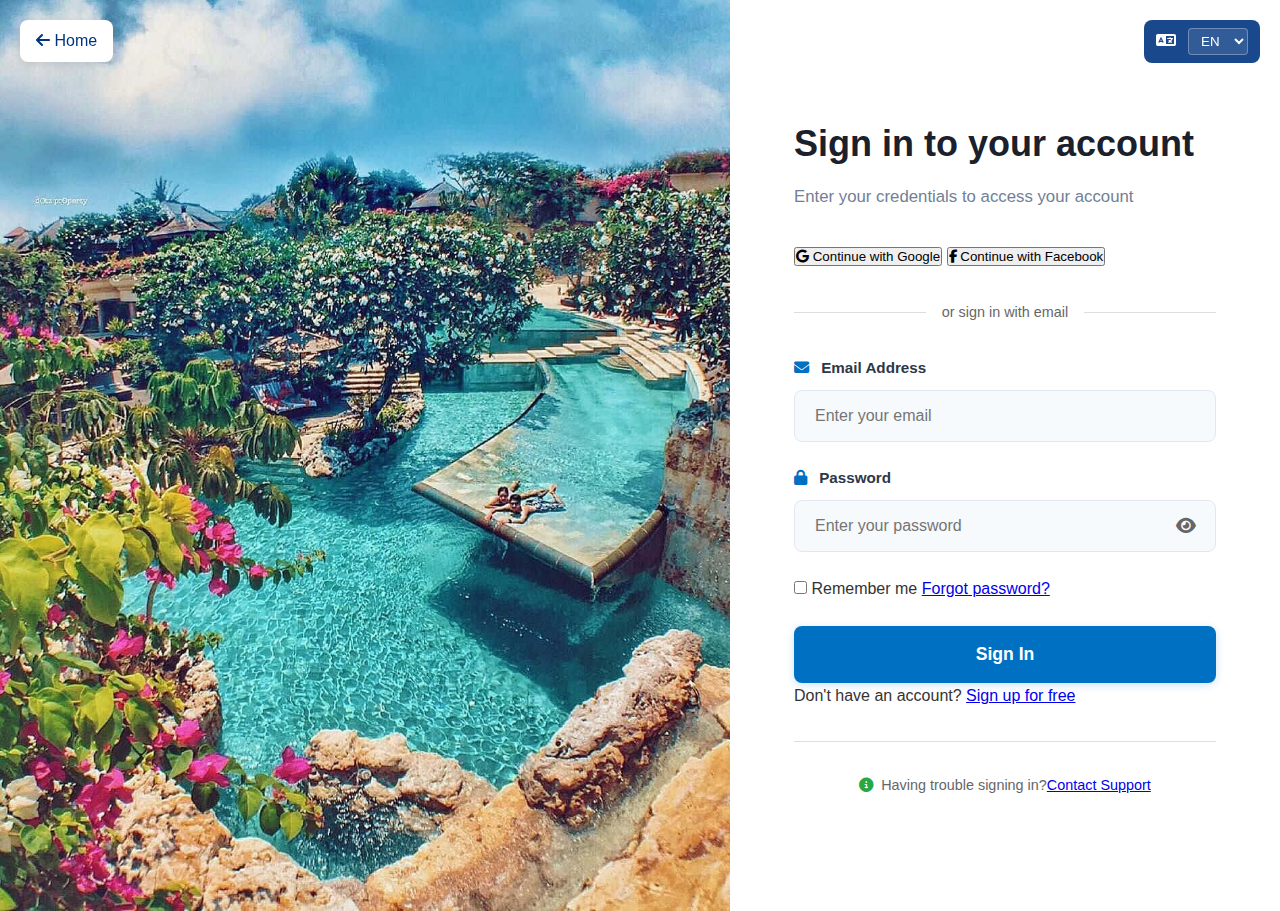
<file: admin.html>
<!DOCTYPE html>
<html lang="en">
<head>
  <meta charset="UTF-8" />
  <meta name="viewport" content="width=device-width, initial-scale=1.0" />
  <title>Admin Dashboard - Adventurous Travel Express</title>
  <link rel="stylesheet" href="css/admin.css" />
  <link rel="stylesheet" href="https://cdnjs.cloudflare.com/ajax/libs/font-awesome/6.4.0/css/all.min.css" />
</head>
<body>
  <!-- Top Header -->
  <header class="admin-header">
    <div class="container">
      <div class="header-content">
        <div class="logo">
          <img src="./assets/adventurous_logo.png" alt="Logo" />
          <span>Admin Dashboard</span>
        </div>
        <div class="admin-info">
          <span id="adminName">Admin User</span>
          <button class="btn-logout" onclick="logout()">
            <i class="fas fa-sign-out-alt"></i> Logout
          </button>
        </div>
      </div>
    </div>
  </header>

  <!-- Main Content -->
  <div class="admin-layout">
    <!-- Sidebar -->
    <aside class="admin-sidebar">
      <nav class="sidebar-nav">
        <a href="#" class="nav-item active" data-section="dashboard">
          <i class="fas fa-chart-line"></i>
          <span>Dashboard</span>
        </a>
        <a href="#" class="nav-item" data-section="bookings">
          <i class="fas fa-calendar-check"></i>
          <span>All Bookings</span>
        </a>
        <a href="#" class="nav-item" data-section="pending">
          <i class="fas fa-clock"></i>
          <span>Pending Bookings</span>
          <span class="badge" id="pendingCount">0</span>
        </a>
        <a href="#" class="nav-item" data-section="users">
          <i class="fas fa-users"></i>
          <span>Users</span>
        </a>
      </nav>
    </aside>

    <!-- Main Content Area -->
    <main class="admin-content">
      <!-- Dashboard Section -->
      <section id="dashboard" class="content-section active">
        <h1>Dashboard Overview</h1>
        
        <!-- Stats Cards -->
        <div class="stats-grid">
          <div class="stat-card">
            <div class="stat-icon blue">
              <i class="fas fa-calendar-check"></i>
            </div>
            <div class="stat-info">
              <h3 id="totalBookings">0</h3>
              <p>Total Bookings</p>
            </div>
          </div>

          <div class="stat-card">
            <div class="stat-icon orange">
              <i class="fas fa-clock"></i>
            </div>
            <div class="stat-info">
              <h3 id="pendingBookingsCount">0</h3>
              <p>Pending Bookings</p>
            </div>
          </div>

          <div class="stat-card">
            <div class="stat-icon green">
              <i class="fas fa-check-circle"></i>
            </div>
            <div class="stat-info">
              <h3 id="confirmedBookingsCount">0</h3>
              <p>Confirmed Bookings</p>
            </div>
          </div>

          <div class="stat-card">
            <div class="stat-icon purple">
              <i class="fas fa-users"></i>
            </div>
            <div class="stat-info">
              <h3 id="totalUsers">0</h3>
              <p>Total Users</p>
            </div>
          </div>
        </div>

        <!-- Booking Types Chart -->
        <div class="chart-container">
          <h2>Bookings by Type</h2>
          <div id="bookingTypes" class="booking-types-grid"></div>
        </div>

        <!-- Recent Bookings -->
        <div class="recent-bookings">
          <h2>Recent Bookings</h2>
          <div id="recentBookingsList" class="bookings-list"></div>
        </div>
      </section>

      <!-- All Bookings Section -->
      <section id="bookings" class="content-section">
        <div class="section-header">
          <h1>All Bookings</h1>
          <div class="filters">
            <select id="filterType" class="filter-select">
              <option value="">All Types</option>
              <option value="flight">Flights</option>
              <option value="hotel">Hotels</option>
              <option value="taxi">Taxis</option>
              <option value="tour">Tours</option>
              <option value="park">Parks</option>
            </select>
            <select id="filterStatus" class="filter-select">
              <option value="">All Status</option>
              <option value="pending">Pending</option>
              <option value="confirmed">Confirmed</option>
              <option value="cancelled">Cancelled</option>
            </select>
          </div>
        </div>
        <div id="allBookingsList" class="bookings-table-container"></div>
      </section>

      <!-- Pending Bookings Section -->
      <section id="pending" class="content-section">
        <h1>Pending Bookings</h1>
        <div id="pendingBookingsList" class="bookings-table-container"></div>
      </section>

      <!-- Users Section -->
      <section id="users" class="content-section">
        <h1>All Users</h1>
        <div id="usersList" class="users-table-container"></div>
      </section>
    </main>
  </div>

  <!-- Booking Detail Modal -->
  <div id="bookingModal" class="modal">
    <div class="modal-content">
      <span class="close">&times;</span>
      <div id="bookingDetails"></div>
    </div>
  </div>

  <script src="js/admin.js"></script>
</body>
</html>
</file>
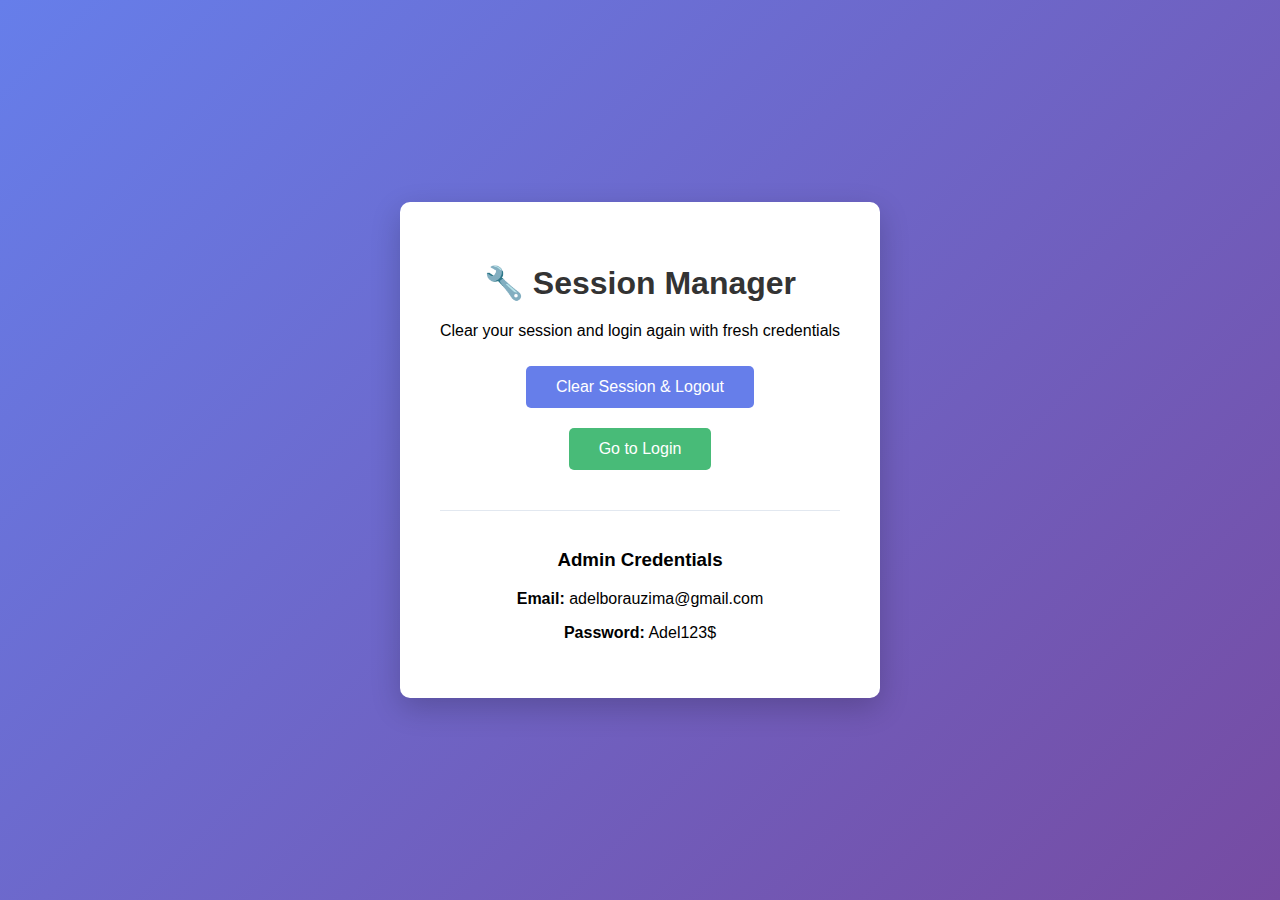
<file: clear-session.html>
<!DOCTYPE html>
<html lang="en">
<head>
    <meta charset="UTF-8">
    <meta name="viewport" content="width=device-width, initial-scale=1.0">
    <title>Clear Session</title>
    <style>
        body {
            font-family: Arial, sans-serif;
            display: flex;
            justify-content: center;
            align-items: center;
            height: 100vh;
            margin: 0;
            background: linear-gradient(135deg, #667eea 0%, #764ba2 100%);
        }
        .container {
            background: white;
            padding: 40px;
            border-radius: 10px;
            box-shadow: 0 10px 30px rgba(0,0,0,0.2);
            text-align: center;
        }
        h1 {
            color: #333;
            margin-bottom: 20px;
        }
        .btn {
            background: #667eea;
            color: white;
            padding: 12px 30px;
            border: none;
            border-radius: 5px;
            font-size: 16px;
            cursor: pointer;
            margin: 10px;
            transition: background 0.3s;
        }
        .btn:hover {
            background: #5568d3;
        }
        .btn-success {
            background: #48bb78;
        }
        .btn-success:hover {
            background: #38a169;
        }
        .message {
            margin: 20px 0;
            padding: 15px;
            border-radius: 5px;
            display: none;
        }
        .message.show {
            display: block;
        }
        .message.success {
            background: #c6f6d5;
            color: #22543d;
        }
    </style>
</head>
<body>
    <div class="container">
        <h1>🔧 Session Manager</h1>
        <p>Clear your session and login again with fresh credentials</p>
        
        <div id="message" class="message"></div>
        
        <button class="btn" onclick="clearSession()">Clear Session & Logout</button>
        <br>
        <button class="btn btn-success" onclick="window.location.href='login.html'">Go to Login</button>
        
        <div style="margin-top: 30px; padding-top: 20px; border-top: 1px solid #e2e8f0;">
            <h3>Admin Credentials</h3>
            <p><strong>Email:</strong> adelborauzima@gmail.com</p>
            <p><strong>Password:</strong> Adel123$</p>
        </div>
    </div>

    <script>
        function clearSession() {
            // Clear all localStorage
            localStorage.clear();
            
            // Clear all sessionStorage
            sessionStorage.clear();
            
            // Show success message
            const message = document.getElementById('message');
            message.textContent = '✅ Session cleared successfully! You can now login again.';
            message.className = 'message success show';
            
            console.log('Session cleared');
        }
        
        // Auto-clear on load if requested
        const urlParams = new URLSearchParams(window.location.search);
        if (urlParams.get('auto') === 'true') {
            clearSession();
        }
    </script>
</body>
</html>
</file>
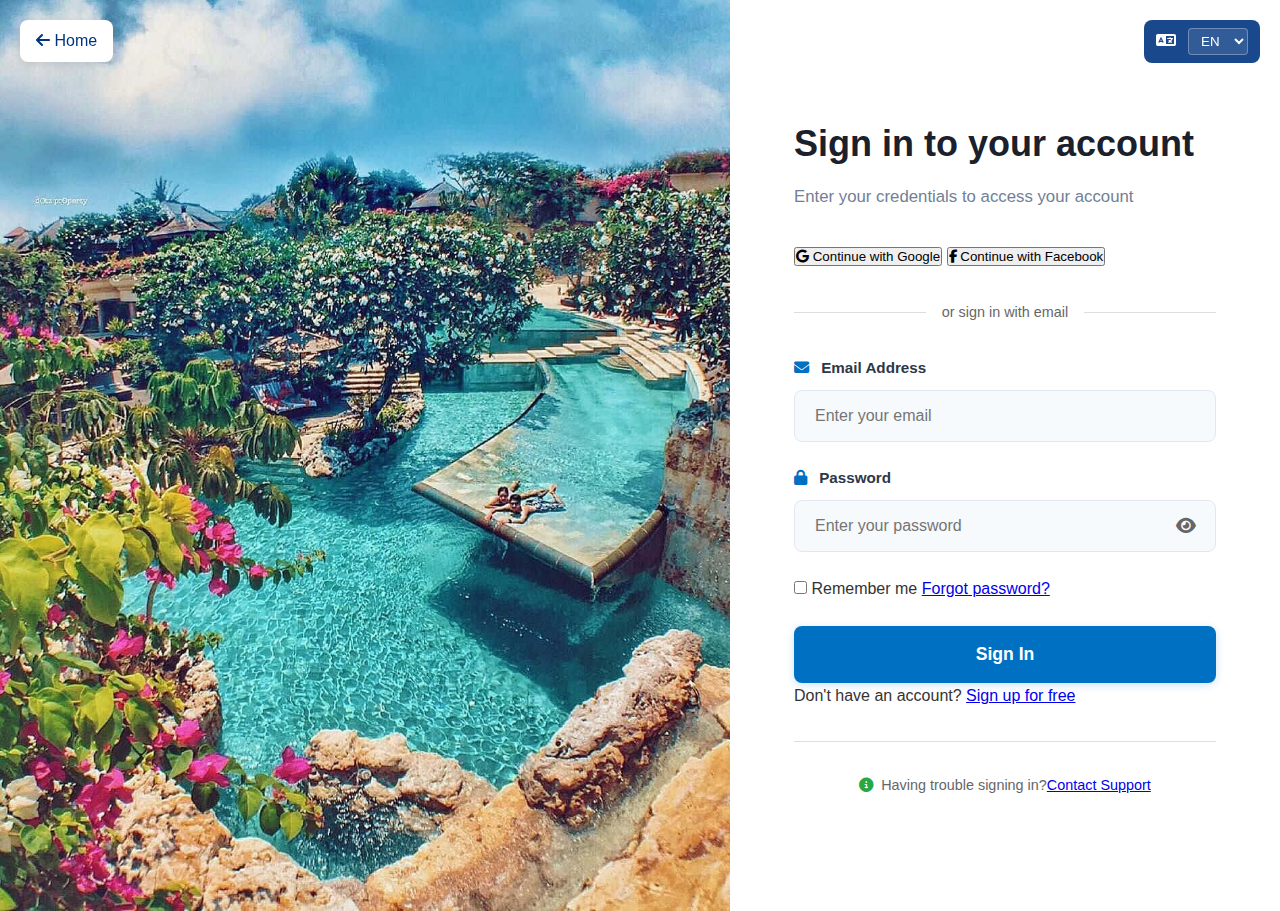
<file: dashboard.html>
<!DOCTYPE html>
<html lang="en">
<head>
  <meta charset="UTF-8" />
  <meta name="viewport" content="width=device-width, initial-scale=1.0" />
  <title>Dashboard - Adventurous Travel Express</title>
  <link rel="stylesheet" href="css/dashboard.css" />
  <link rel="stylesheet" href="css/payment.css" />
  <link rel="stylesheet" href="https://cdnjs.cloudflare.com/ajax/libs/font-awesome/6.4.0/css/all.min.css" />
</head>
<body>
  <!-- Clean Top Header -->
  <header class="dashboard-topbar">
    <div class="container">
      <div class="topbar-content">
        <div class="brand">
          <span class="brand-text" data-translate="dashboard">Dashboard</span>
        </div>
        
        <div class="user-section">
          <div class="language-selector" style="margin-right: 15px;">
            <i class="fas fa-language"></i>
            <select id="languageSelector" onchange="changeLanguage(this.value)" style="background: rgba(255,255,255,0.1); color: white; border: 1px solid rgba(255,255,255,0.3); padding: 4px 8px; border-radius: 4px; cursor: pointer;">
              <option value="en">EN</option>
              <option value="fr">FR</option>
              <option value="es">ES</option>
              <option value="sw">SW</option>
            </select>
          </div>
          <a href="admin.html" id="adminLink" style="display: none; margin-right: 15px; color: white; text-decoration: none; padding: 8px 16px; background: rgba(255,255,255,0.2); border-radius: 6px; font-weight: 600;">
            <i class="fas fa-user-shield"></i> Admin
          </a>
          <div class="user-info">
            <i class="fas fa-envelope notification-icon"></i>
            <span class="user-greeting">Hi, <strong id="userName">Traveler</strong></span>
          </div>
          <button onclick="logout()" class="logout-btn" title="Logout" data-translate="logout">
            <i class="fas fa-sign-out-alt"></i>
          </button>
        </div>
      </div>
    </div>
  </header>

  <!-- Main Dashboard -->
  <main class="dashboard-main">
    <div class="container">
      
      <!-- Stats Overview -->
      <div class="stats-section">
        <div class="stat-box">
          <div class="stat-icon">
            <i class="fas fa-calendar-check"></i>
          </div>
          <div class="stat-details">
            <h3>0</h3>
            <p data-translate="total_bookings">Total Bookings</p>
          </div>
        </div>
        
        <div class="stat-box">
          <div class="stat-icon">
            <i class="fas fa-plane-departure"></i>
          </div>
          <div class="stat-details">
            <h3>0</h3>
            <p data-translate="upcoming_trips">Upcoming Trips</p>
          </div>
        </div>
        
        <div class="stat-box">
          <div class="stat-icon">
            <i class="fas fa-dollar-sign"></i>
          </div>
          <div class="stat-details">
            <h3>$0</h3>
            <p data-translate="total_spent">Total Spent</p>
          </div>
        </div>
      </div>

      <!-- Quick Actions -->
      <div class="quick-actions-section">
        <h2 class="section-title" data-translate="quick_actions">Quick Actions</h2>
        <div class="actions-grid">
          <a href="flights.html" class="action-card">
            <i class="fas fa-plane"></i>
            <span data-translate="book_flight">Book Flight</span>
          </a>
          <a href="hotels.html" class="action-card">
            <i class="fas fa-hotel"></i>
            <span data-translate="find_hotels">Find Hotels</span>
          </a>
          <a href="taxis.html" class="action-card">
            <i class="fas fa-car"></i>
            <span data-translate="rent_car">Rent a Car</span>
          </a>
          <a href="tours.html" class="action-card">
            <i class="fas fa-map-marked-alt"></i>
            <span data-translate="browse_tours">Browse Tours</span>
          </a>
        </div>
      </div>

      <!-- My Bookings -->
      <div class="bookings-section">
        <div class="section-header">
          <h2 class="section-title" data-translate="my_bookings">My Bookings</h2>
          <div class="filter-tabs">
            <button class="filter-tab active" data-filter="all" data-translate="all">All</button>
            <button class="filter-tab" data-filter="confirmed" data-translate="confirmed">Confirmed</button>
            <button class="filter-tab" data-filter="upcoming" data-translate="upcoming">Upcoming</button>
            <button class="filter-tab" data-filter="pending">Pending</button>
          </div>
        </div>

        <div id="allBookingsContainer">
          <div class="loading-state">
            <i class="fas fa-spinner fa-spin"></i>
            <p>Loading bookings...</p>
          </div>
        </div>
      </div>

      <!-- Recent Activity -->
      <div class="activity-section">
        <h2 class="section-title">Recent Activity</h2>
        <div id="activityContainer" class="activity-timeline">
          <!-- Activities will be loaded dynamically -->
        </div>
      </div>

    </div>
  </main>

  <!-- Payment Modal -->
  <div id="paymentModal" class="payment-modal" style="display: none;">
    <div class="payment-modal-content">
      <div class="payment-modal-header">
        <h2><i class="fas fa-credit-card"></i> Complete Payment</h2>
        <button class="modal-close" onclick="closePaymentModal()">&times;</button>
      </div>

      <div class="payment-modal-body">
        <!-- Booking Summary -->
        <div class="payment-booking-summary">
          <h3>Booking Summary</h3>
          <div id="paymentBookingSummary">
            <!-- Will be populated dynamically -->
          </div>
        </div>

        <!-- Payment Methods -->
        <div class="payment-methods-section">
          <h3>Select Payment Method</h3>
          <div class="payment-method-tabs">
            <button class="payment-method-tab active" data-method="card">
              <i class="fas fa-credit-card"></i>
              <span>Card</span>
            </button>
            <button class="payment-method-tab" data-method="paypal">
              <i class="fab fa-paypal"></i>
              <span>PayPal</span>
            </button>
            <button class="payment-method-tab" data-method="mobile">
              <i class="fas fa-mobile-alt"></i>
              <span>Mobile Money</span>
            </button>
          </div>
        </div>

        <!-- Payment Forms -->
        <form id="paymentForm" class="payment-form">
          <!-- Card Payment Form -->
          <div id="cardPaymentForm" class="payment-method-form active">
            <div class="form-group">
              <label>Card Number</label>
              <div class="card-input-wrapper">
                <input type="text" id="cardNumber" placeholder="1234 5678 9012 3456" maxlength="19" required />
                <i class="fas fa-credit-card card-icon"></i>
              </div>
            </div>
            <div class="form-row">
              <div class="form-group">
                <label>Expiry Date</label>
                <input type="text" id="cardExpiry" placeholder="MM/YY" maxlength="5" required />
              </div>
              <div class="form-group">
                <label>CVV</label>
                <input type="text" id="cardCVV" placeholder="123" maxlength="4" required />
              </div>
            </div>
            <div class="form-group">
              <label>Cardholder Name</label>
              <input type="text" id="cardName" value="Adelard Borauzima" required />
            </div>
          </div>

          <!-- PayPal Form -->
          <div id="paypalPaymentForm" class="payment-method-form">
            <div class="paypal-info">
              <i class="fab fa-paypal" style="font-size: 48px; color: #0070ba;"></i>
              <p>You will be redirected to PayPal to complete your payment</p>
            </div>
          </div>

          <!-- Mobile Money Form -->
          <div id="mobilePaymentForm" class="payment-method-form">
            <div class="form-group">
              <label>Mobile Money Provider</label>
              <select id="mobileProvider" required>
                <option value="">Select Provider</option>
                <option value="mpesa">M-Pesa</option>
                <option value="mtn">MTN Mobile Money</option>
                <option value="airtel">Airtel Money</option>
                <option value="orange">Orange Money</option>
              </select>
            </div>
            <div class="form-group">
              <label>Phone Number</label>
              <input type="tel" id="mobileNumber" placeholder="+1234567890" required />
            </div>
          </div>

          <div class="payment-total">
            <span>Total Amount:</span>
            <span id="paymentAmount" class="amount">$0.00</span>
          </div>

          <button type="submit" class="btn-pay-submit">
            <i class="fas fa-lock"></i>
            Pay Securely
          </button>
        </form>
      </div>
    </div>
  </div>

  <!-- Success Modal -->
  <div id="successModal" class="success-modal" style="display: none;">
    <div class="success-modal-content">
      <div class="success-icon">
        <i class="fas fa-check-circle"></i>
      </div>
      <h2>Payment Successful!</h2>
      <p>Your booking has been confirmed and payment processed.</p>
      <button onclick="closeSuccessModal()" class="btn-success-close">Close</button>
    </div>
  </div>

  <script src="js/translations.js"></script>
  <script src="js/api.js"></script>
  <script src="js/dashboard.js"></script>
  <script src="js/adventurous.js"></script>
</body>
</html>
</file>
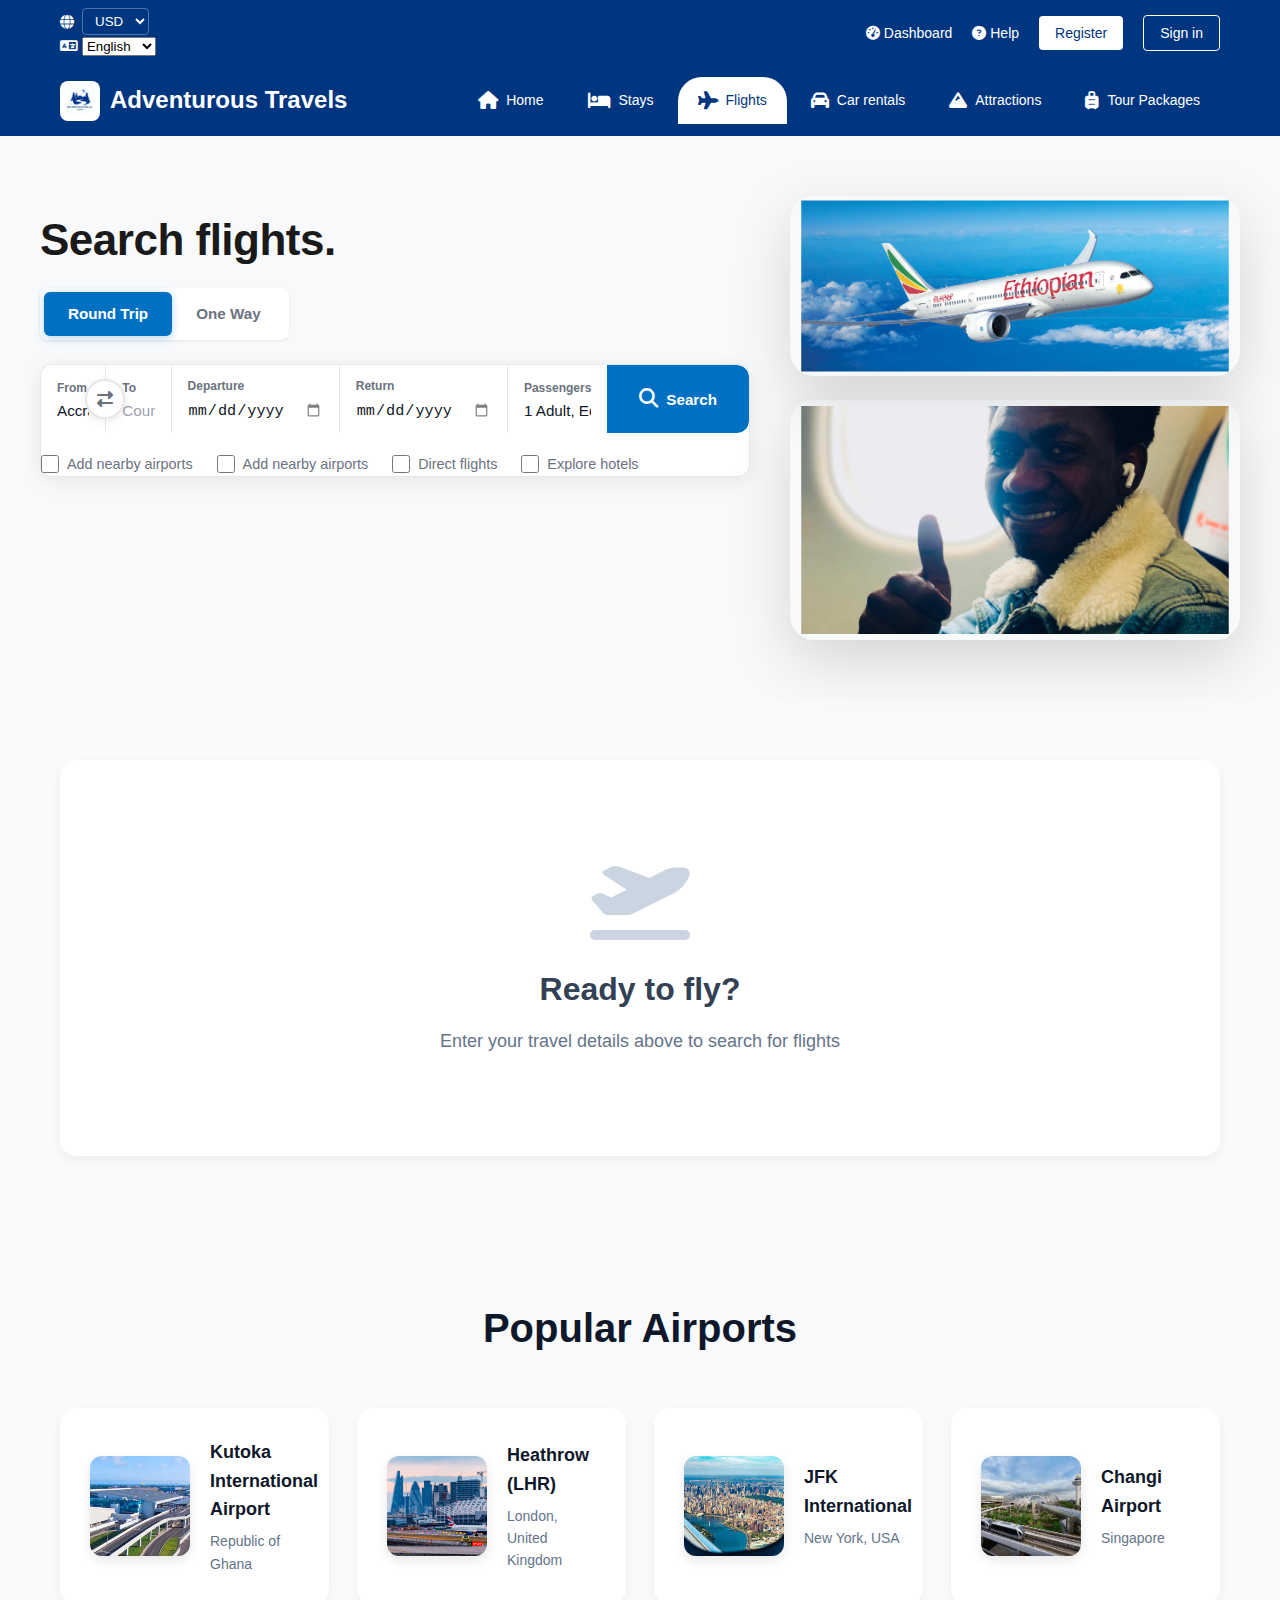
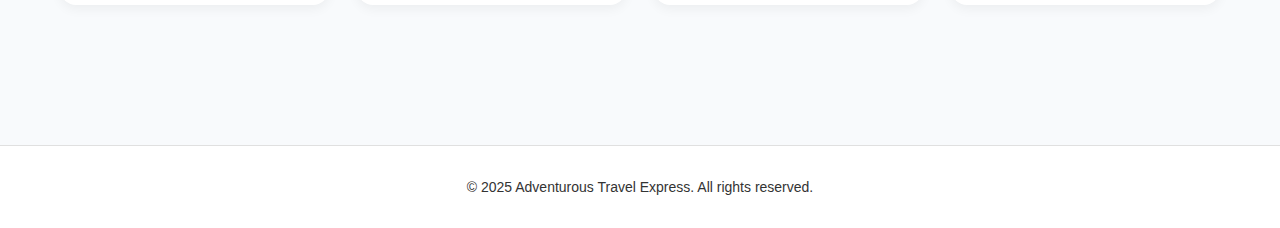
<file: flights.html>
<!DOCTYPE html>
<html lang="en">
<head>
  <meta charset="UTF-8" />
  <meta name="viewport" content="width=device-width, initial-scale=1.0" />
  <title>Flights - Adventurous Travel Express</title>
  <link rel="stylesheet" href="css/flights.css" />
  <link rel="stylesheet" href="https://cdnjs.cloudflare.com/ajax/libs/font-awesome/6.4.0/css/all.min.css" />
</head>

<body>
  <!-- Top Header Bar -->
  <div class="top-header">
    <div class="container">
      <div class="top-header-content">
        <div>
          <div class="currency-selector">
            <i class="fas fa-globe"></i>
            <select id="currency">
              <option>USD</option>
              <option>EUR</option>
              <option>GBP</option>
            </select>
          </div>
          <div class="language-selector">
            <i class="fas fa-language"></i>
            <select id="languageSelector" onchange="changeLanguage(this.value)">
              <option value="en">English</option>
              <option value="fr">Français</option>
              <option value="es">Español</option>
              <option value="sw">Kiswahili</option>
            </select>
          </div>
        </div>
        <div class="top-header-right">
          <a href="dashboard.html" class="top-link"><i class="fas fa-tachometer-alt"></i> <span data-translate="dashboard">Dashboard</span></a>
          <a href="#" class="top-link"><i class="fas fa-question-circle"></i> <span data-translate="help">Help</span></a>
          <a href="signup.html" class="btn-top-register" data-translate="register">Register</a>
          <a href="login.html" class="btn-top-signin" data-translate="signin">Sign in</a>
        </div>
      </div>
    </div>
  </div>

  <!-- Main Navigation -->
  <nav class="main-nav">
    <div class="container">
      <div class="nav-content">
        <a href="index.html" class="logo">
          <img src="./assets/adventurous_logo.png" alt="Logo" />
          <span>Adventurous Travels</span>
        </a>
        
        <div class="nav-tabs">
          <a href="index.html" class="nav-tab">
            <i class="fas fa-home"></i>
            <span data-translate="home">Home</span>
          </a>
          <a href="hotels.html" class="nav-tab">
            <i class="fas fa-bed"></i>
            <span data-translate="stays">Stays</span>
          </a>
          <a href="flights.html" class="nav-tab active">
            <i class="fas fa-plane"></i>
            <span data-translate="flights">Flights</span>
          </a>
          <a href="taxis.html" class="nav-tab">
            <i class="fas fa-car"></i>
            <span data-translate="car_rentals">Car rentals</span>
          </a>
          <a href="parks.html" class="nav-tab">
            <i class="fas fa-mountain"></i>
            <span data-translate="attractions">Attractions</span>
          </a>
          <a href="tours.html" class="nav-tab">
            <i class="fas fa-suitcase-rolling"></i>
            <span data-translate="tour_packages">Tour Packages</span>
          </a>
        </div>
      </div>
    </div>
  </nav>

  <!-- Hero Section with Search -->
  <section class="flights-hero">
    <div class="hero-container">
      <div class="hero-content">
        <h1>Search flights.</h1>
        
        <!-- Trip Type Selector -->
        <div class="trip-type-selector">
          <label class="trip-type-option">
            <input type="radio" name="trip-type" value="roundtrip" checked>
            <span data-translate="round_trip">Round-trip</span>
          </label>
          <label class="trip-type-option">
            <input type="radio" name="trip-type" value="oneway">
            <span data-translate="one_way">One-way</span>
          </label>
        </div>

        <!-- Enhanced Search Form -->
        <form id="flight-search-form" class="flight-search-form-horizontal">
        <div class="search-row">
          <div class="search-field with-swap">
            <label data-translate="from">From</label>
            <input type="text" id="from" placeholder="Country, city or airport" value="Accra (ACC)" required>
            <button type="button" class="swap-btn" onclick="swapLocations()">
              <i class="fas fa-exchange-alt"></i>
            </button>
          </div>

          <div class="search-field">
            <label data-translate="to">To</label>
            <input type="text" id="to" placeholder="Country, city or airport" required>
          </div>

          <div class="search-field">
            <label data-translate="departure">Depart</label>
            <input type="date" id="departure-date" required>
          </div>

          <div class="search-field" id="return-date-group">
            <label data-translate="return">Return</label>
            <input type="date" id="return-date">
          </div>

          <div class="search-field">
            <label data-translate="passengers">Travellers and cabin class</label>
            <input type="text" id="travellers-display" value="1 Adult, Economy" readonly style="cursor: pointer;">
          </div>

          <button type="submit" class="btn-search-horizontal">
            <i class="fas fa-search"></i> Search
          </button>
        </div>

        <!-- Additional Options -->
        <div class="search-options">
          <label class="checkbox-option">
            <input type="checkbox" id="add-nearby-from">
            <span>Add nearby airports</span>
          </label>
          <label class="checkbox-option">
            <input type="checkbox" id="add-nearby-to">
            <span>Add nearby airports</span>
          </label>
          <label class="checkbox-option">
            <input type="checkbox" id="direct-flights">
            <span>Direct flights</span>
          </label>
          <label class="checkbox-option">
            <input type="checkbox" id="explore-hotels">
            <span>Explore hotels</span>
          </label>
        </div>

        <!-- Hidden inputs for passengers and class -->
        <input type="hidden" id="passengers" value="1">
        <input type="hidden" id="cabin-class" value="economy">
      </form>
      </div>
      
      <!-- Hero Images -->
      <div class="hero-images">
        <div class="hero-image-top">
          <img src="./assets/EthipianAirline.jpeg" alt="Airplane wing over landscape">
        </div>
        <div class="hero-image-bottom">
          <img src="./assets/adel_travel.jpg" alt="Traveler by window">
        </div>
      </div>
    </div>
  </section>

  <!-- Loading Indicator -->
  <div id="loading-indicator" class="loading-indicator" style="display: none;">
    <div class="spinner"></div>
    <p data-translate="loading">Searching for flights...</p>
  </div>

  <!-- Flight Results -->
  <section class="flight-results-section">
    <div class="container">
      <div id="flight-results" class="flight-results">
        <!-- Results will be displayed here -->
        <div class="welcome-message">
          <i class="fas fa-plane-departure"></i>
          <h3>Ready to fly?</h3>
          <p>Enter your travel details above to search for flights</p>
        </div>
      </div>
    </div>
  </section>

 
  <!-- Popular Airports -->
  <section class="popular-airports">
    <div class="container">
      <h2>Popular Airports</h2>
      <div class="airports-grid">
        <div class="airport-card">
          <img src="assets/accra_plan_airport.jpeg" alt="KIA">
          <div class="airport-info">
            <h4>Kutoka International Airport</h4>
            <p>Republic of Ghana</p>
          </div>
        </div> 

        <div class="airport-card">
          <img src="assets/londonAirport.jpg" alt="Heathrow">
          <div class="airport-info">
            <h4>Heathrow (LHR)</h4>
            <p>London, United Kingdom</p>
          </div>
        </div>

        <div class="airport-card">
          <img src="assets/newYork.jpeg" alt="JFK">
          <div class="airport-info">
            <h4>JFK International</h4>
            <p>New York, USA</p>
          </div>
        </div>

        <div class="airport-card">
          <img src="assets/Changi_Airport.jpeg" alt="Changi">
          <div class="airport-info">
            <h4>Changi Airport</h4>
            <p>Singapore</p>
          </div>
        </div>
      </div>
    </div>
  </section>

  <!-- Footer -->
  <footer class="footer">
    <div class="container">
      <p>&copy; 2025 Adventurous Travel Express. All rights reserved.</p>
    </div>
  </footer>

  <!-- Scripts -->
  <script src="js/translations.js"></script>
  <script src="js/flightSearchWidget.js"></script>
  <script>
    // Swap locations function
    function swapLocations() {
      const fromInput = document.getElementById('from');
      const toInput = document.getElementById('to');
      const temp = fromInput.value;
      fromInput.value = toInput.value;
      toInput.value = temp;
    }

    // Handle trip type change
    document.querySelectorAll('input[name="trip-type"]').forEach(radio => {
      radio.addEventListener('change', (e) => {
        const returnDateGroup = document.getElementById('return-date-group');
        const returnDateInput = document.getElementById('return-date');
        
        if (e.target.value === 'oneway') {
          returnDateGroup.style.display = 'none';
          returnDateInput.removeAttribute('required');
          returnDateInput.value = '';
        } else {
          returnDateGroup.style.display = 'flex';
          returnDateInput.setAttribute('required', 'required');
        }
      });
    });

    // Quick search function for popular routes
    function quickSearch(from, to) {
      document.getElementById('from').value = from;
      document.getElementById('to').value = to;
      
      // Set departure date to 30 days from now
      const departureDate = new Date();
      departureDate.setDate(departureDate.getDate() + 30);
      document.getElementById('departure-date').value = departureDate.toISOString().split('T')[0];
      
      // Set return date to 37 days from now (7 days trip)
      const returnDate = new Date();
      returnDate.setDate(returnDate.getDate() + 37);
      document.getElementById('return-date').value = returnDate.toISOString().split('T')[0];
      
      // Scroll to search form
      window.scrollTo({ top: 0, behavior: 'smooth' });
    }

    // Set minimum date to today
    const today = new Date().toISOString().split('T')[0];
    document.getElementById('departure-date').setAttribute('min', today);
    document.getElementById('return-date').setAttribute('min', today);

    // Update return date minimum when departure date changes
    document.getElementById('departure-date').addEventListener('change', (e) => {
      document.getElementById('return-date').setAttribute('min', e.target.value);
    });
  </script>
</body>
</html>
</file>
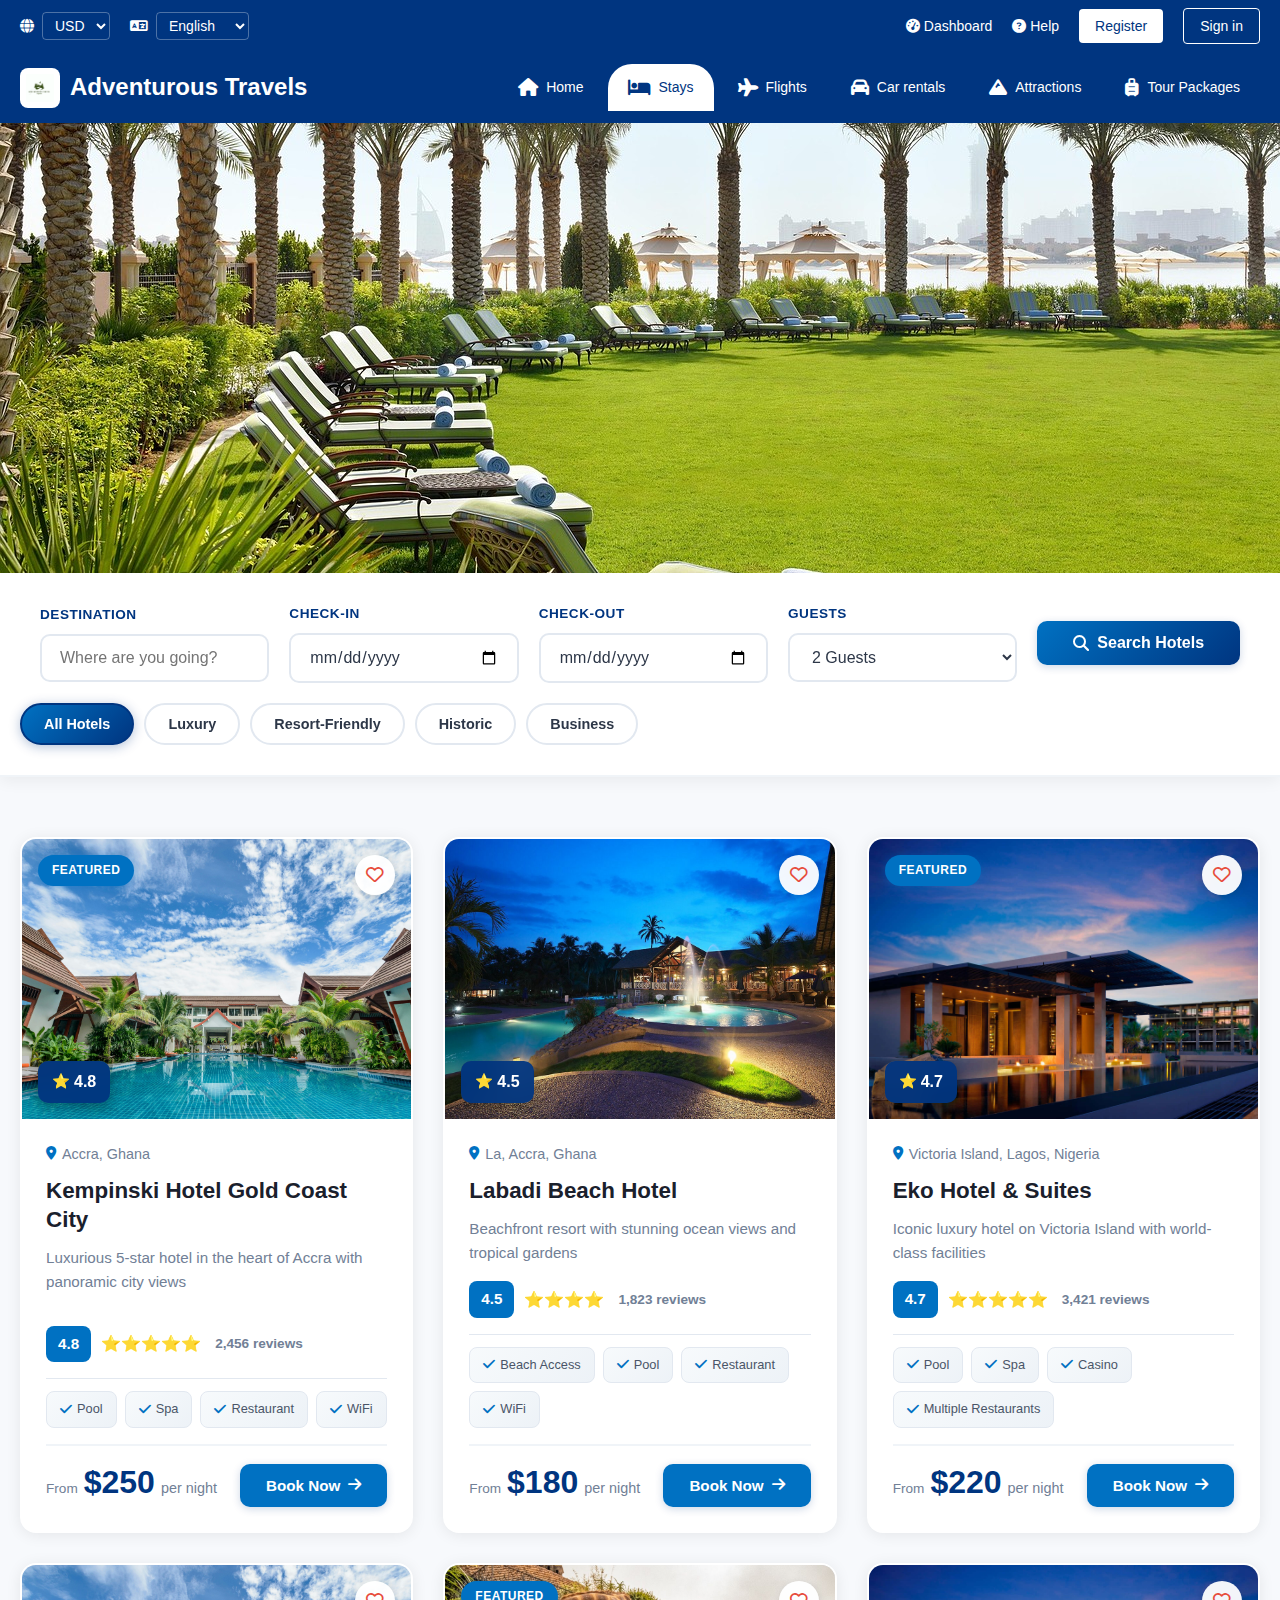
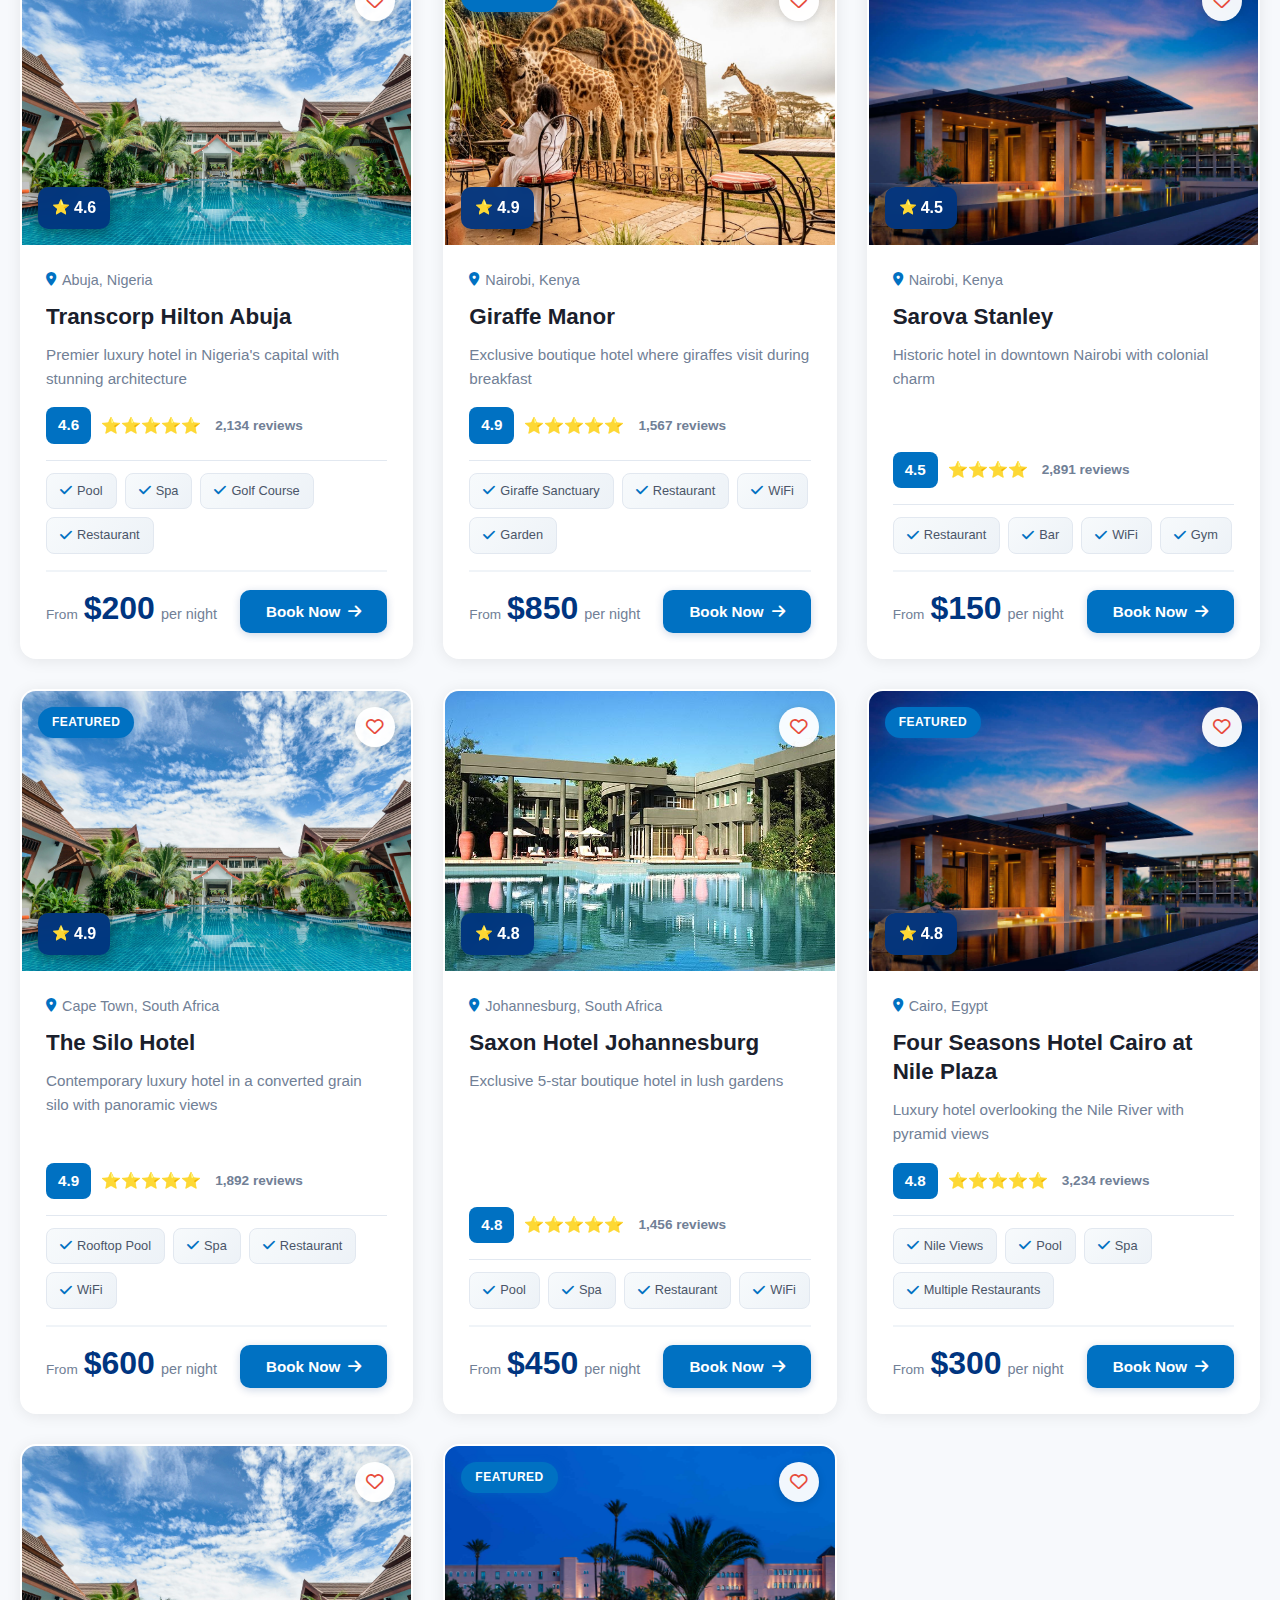
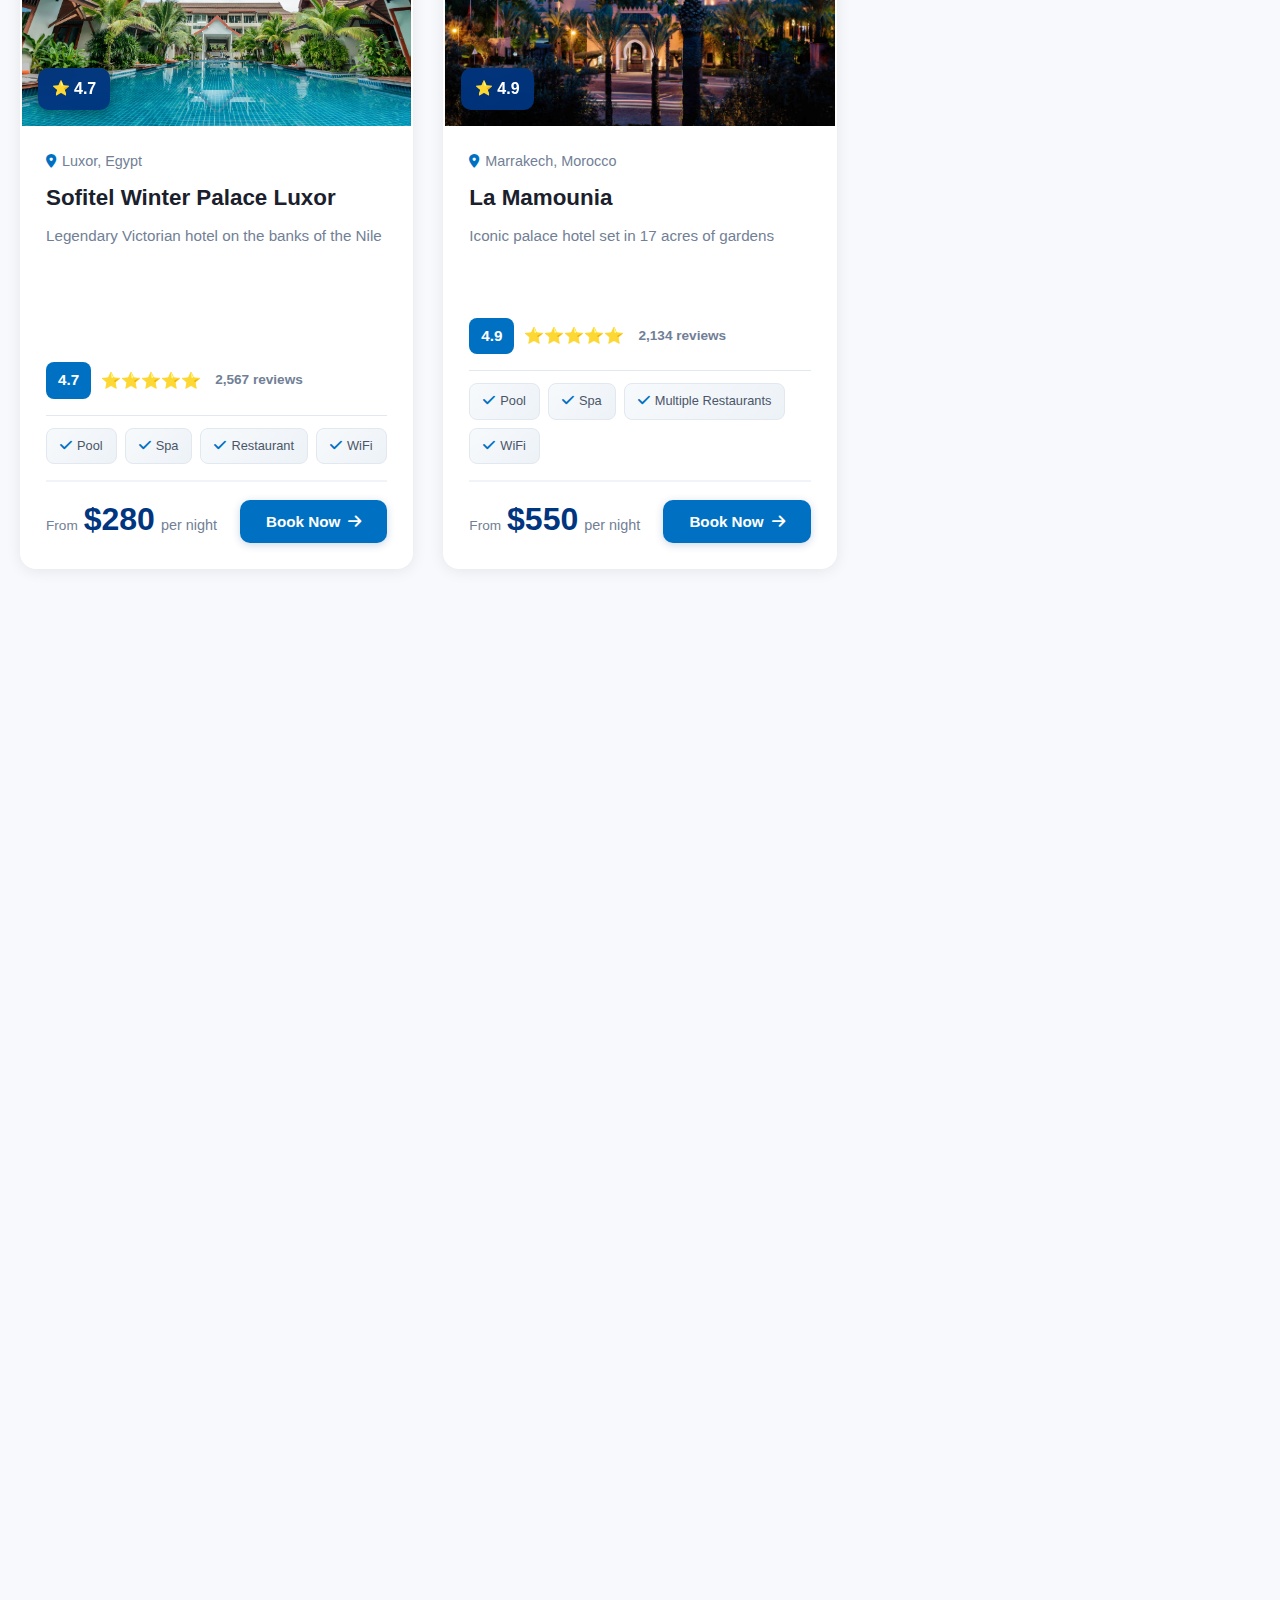
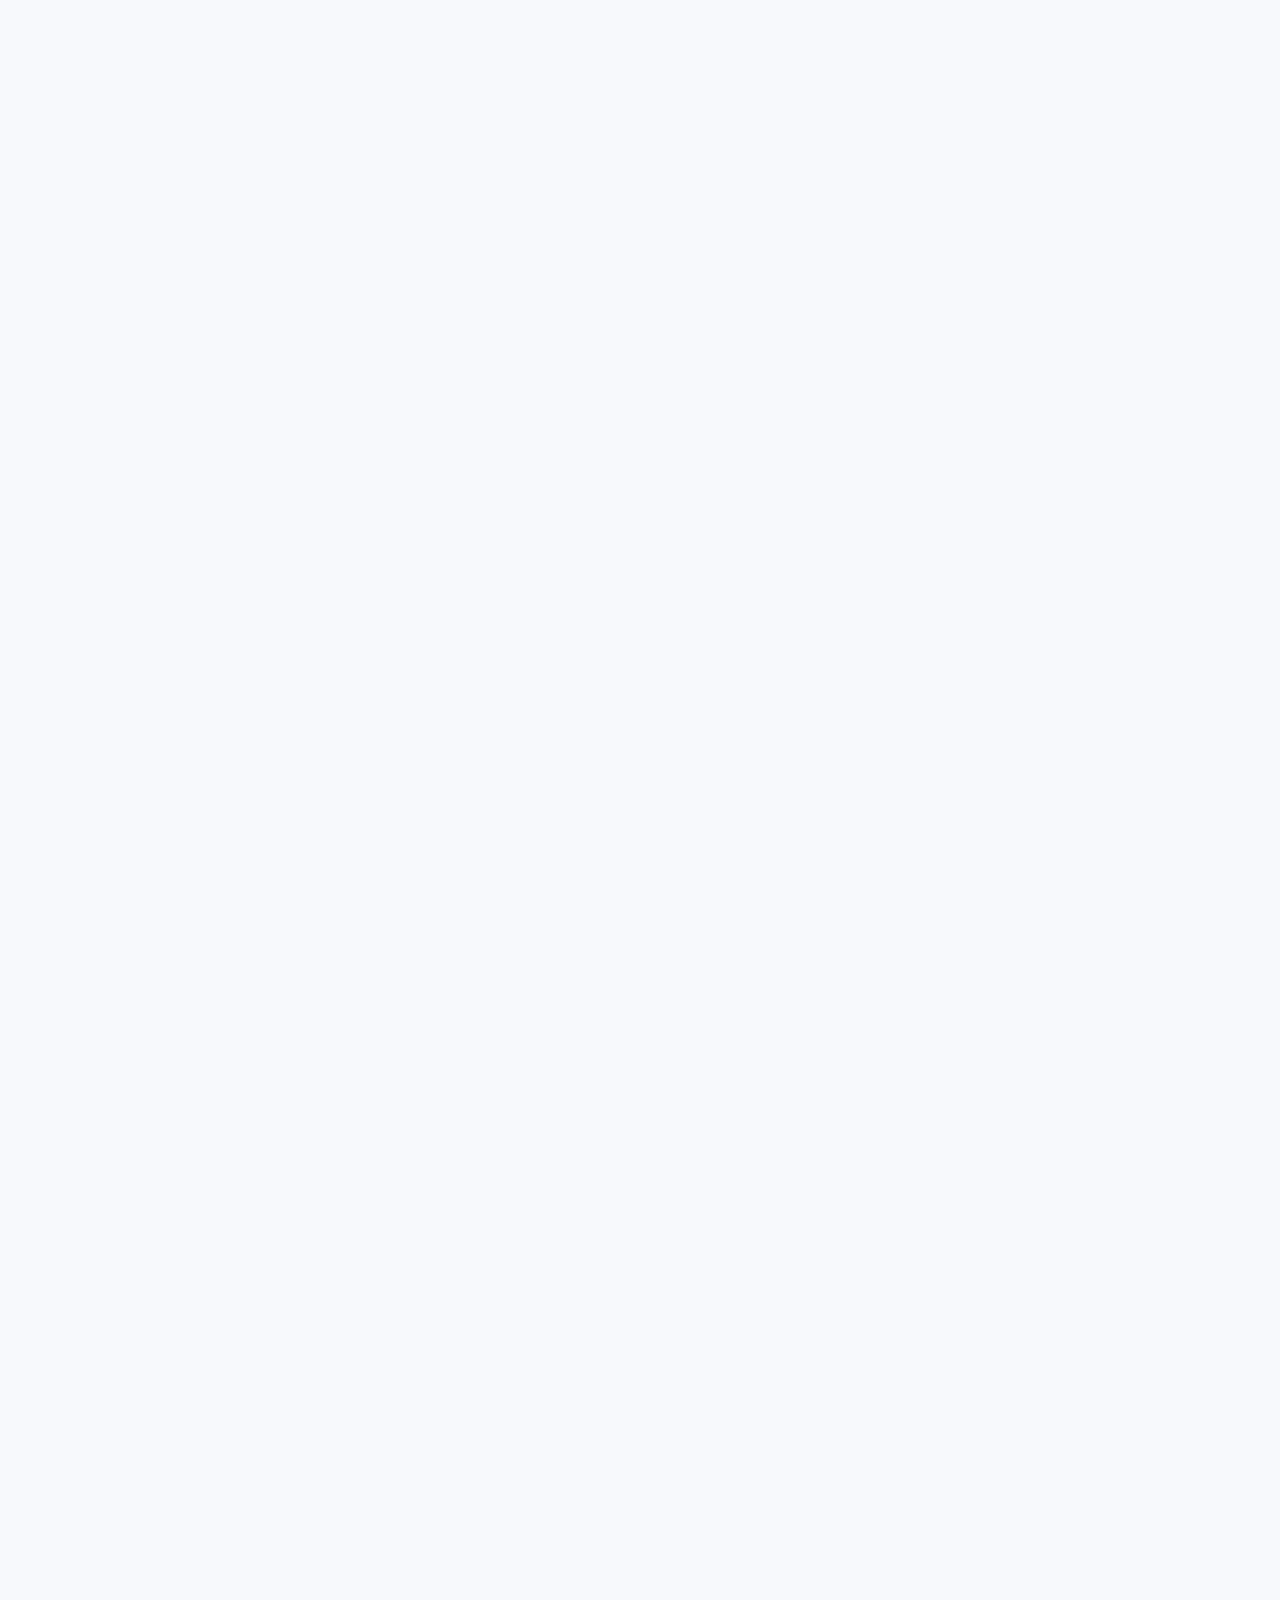
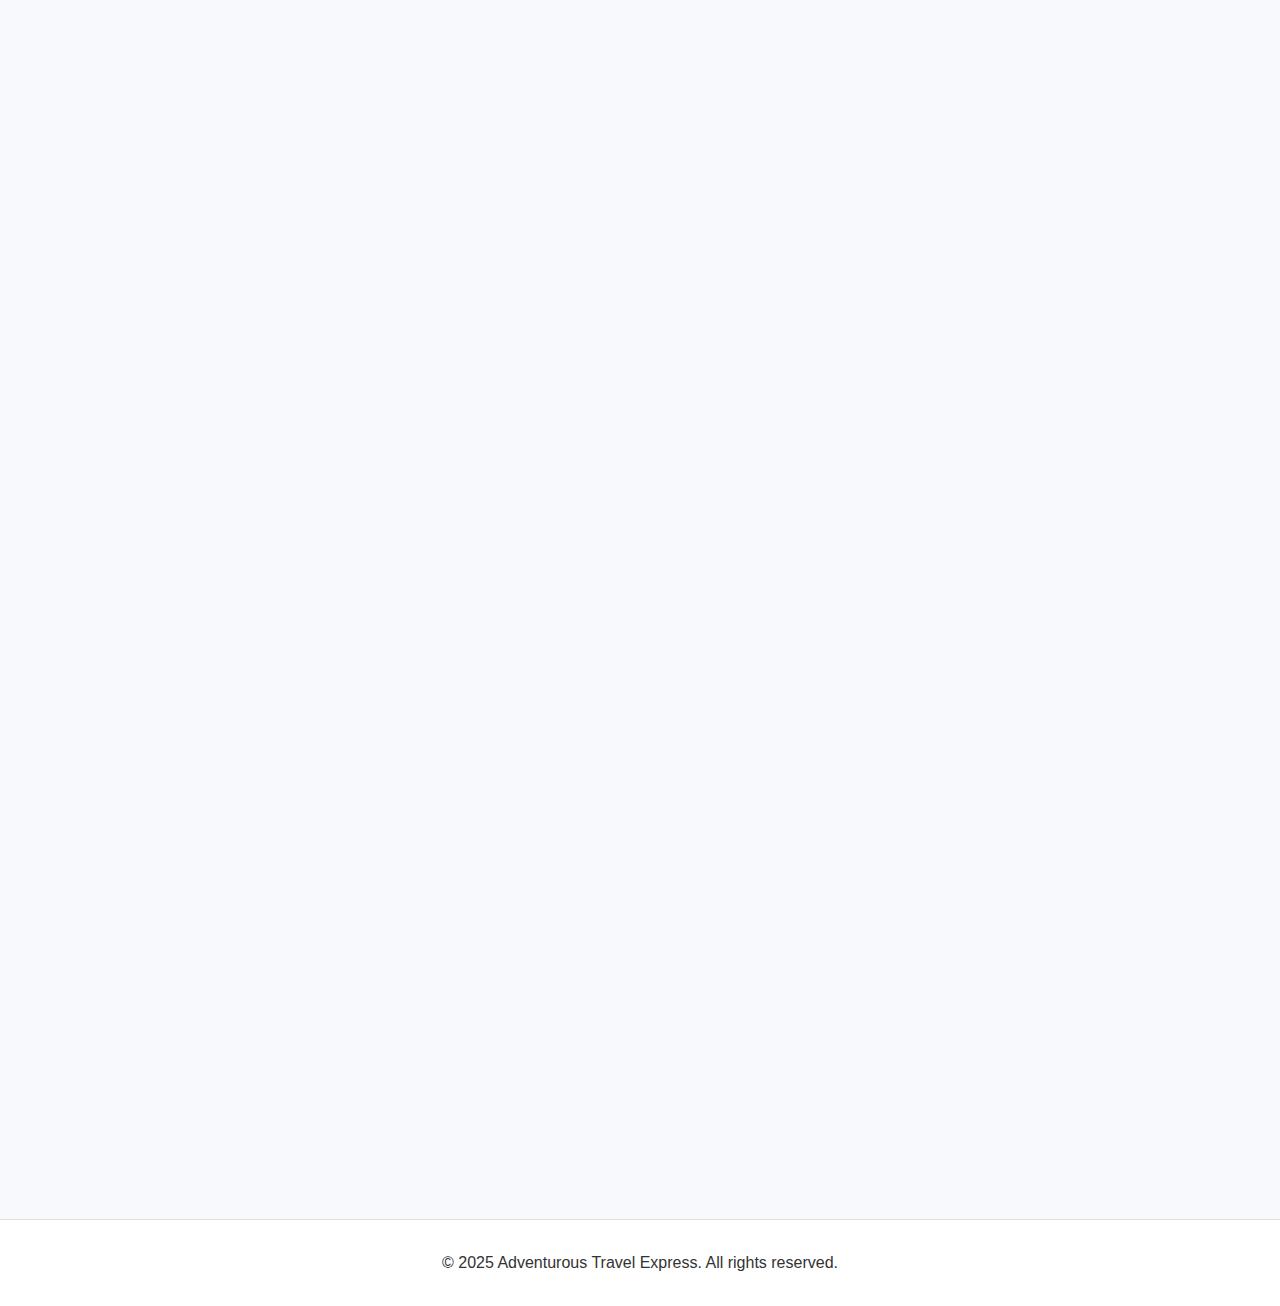
<file: hotels.html>
<!DOCTYPE html>
<html lang="en">
<head>
  <meta charset="UTF-8" />
  <meta name="viewport" content="width=device-width, initial-scale=1.0" />
  <title>Hotels & Stays - Adventurous Travel Express</title>
  <link rel="stylesheet" href="css/style.css" />
  <link rel="stylesheet" href="css/hotels.css" />
  <link rel="stylesheet" href="https://cdnjs.cloudflare.com/ajax/libs/font-awesome/6.4.0/css/all.min.css" />
</head>
<body>
  <!-- Top Header -->
  <div class="top-header">
    <div class="container">
      <div class="top-header-content">
        <div>
          <div class="currency-selector">
            <i class="fas fa-globe"></i>
            <select id="currency">
              <option>USD</option>
              <option>EUR</option>
              <option>GBP</option>
            </select>
          </div>
          <div class="language-selector">
            <i class="fas fa-language"></i>
            <select id="languageSelector" onchange="changeLanguage(this.value)">
              <option value="en">English</option>
              <option value="fr">Français</option>
              <option value="es">Español</option>
              <option value="sw">Kiswahili</option>
            </select>
          </div>
        </div>
        <div class="top-header-right">
          <a href="dashboard.html" class="top-link"><i class="fas fa-tachometer-alt"></i> <span data-translate="dashboard">Dashboard</span></a>
          <a href="#" class="top-link"><i class="fas fa-question-circle"></i> <span data-translate="help">Help</span></a>
          <a href="signup.html" class="btn-top-register" data-translate="register">Register</a>
          <a href="login.html" class="btn-top-signin" data-translate="signin">Sign in</a>
        </div>
      </div>
    </div>
  </div>

  <!-- Main Navigation -->
  <nav class="main-nav">
    <div class="container">
      <div class="nav-content">
        <a href="index.html" class="logo">
          <img src="./assets/adventurousLogo.png" alt="Logo" />
          <span>Adventurous Travels</span>
        </a>
        
        <div class="nav-tabs">
          <a href="index.html" class="nav-tab">
            <i class="fas fa-home"></i>
            <span data-translate="home">Home</span>
          </a>
          <a href="hotels.html" class="nav-tab active">
            <i class="fas fa-bed"></i>
            <span data-translate="stays">Stays</span>
          </a>
          <a href="flights.html" class="nav-tab">
            <i class="fas fa-plane"></i>
            <span data-translate="flights">Flights</span>
          </a>
          <a href="taxis.html" class="nav-tab">
            <i class="fas fa-car"></i>
            <span data-translate="car_rentals">Car rentals</span>
          </a>
          <a href="parks.html" class="nav-tab">
            <i class="fas fa-mountain"></i>
            <span data-translate="attractions">Attractions</span>
          </a>
          <a href="tours.html" class="nav-tab">
            <i class="fas fa-suitcase-rolling"></i>
            <span data-translate="tour_packages">Tour Packages</span>
          </a>
        </div>
      </div>
    </div>
  </nav>

  <!-- Hero Section -->
  <section class="hotels-hero">
    <img src="./assets/resort.jpg" alt="Luxury Resort" class="hero-resort-image" />
  </section>

  <!-- Filters Section -->
  <section class="filters-section">
    <div class="container">
      <div class="filters-container">
        <div class="filter-group">
          <label data-translate="destination">Destination</label>
          <input type="text" id="destination" placeholder="Where are you going?" />
        </div>
        
        <div class="filter-group">
          <label data-translate="check_in">Check-in</label>
          <input type="date" id="checkIn" />
        </div>
        
        <div class="filter-group">
          <label data-translate="check_out">Check-out</label>
          <input type="date" id="checkOut" />
        </div>
        
        <div class="filter-group">
          <label data-translate="guests">Guests</label>
          <select id="guests">
            <option value="1">1 Guest</option>
            <option value="2" selected>2 Guests</option>
            <option value="3">3 Guests</option>
            <option value="4">4 Guests</option>
            <option value="5+">5+ Guests</option>
          </select>
        </div>
        
        <button class="btn-search" onclick="searchHotels()">
          <i class="fas fa-search"></i>
          <span>Search Hotels</span>
        </button>
      </div>
      
      <div class="filter-tags">
        <button class="filter-tag active" data-filter="all">All Hotels</button>
        <button class="filter-tag" data-filter="luxury">Luxury</button>
        <button class="filter-tag" data-filter="resort">Resort-Friendly</button>
        <button class="filter-tag" data-filter="historic">Historic</button>
        <button class="filter-tag" data-filter="business">Business</button>
      </div>
    </div>
  </section>

  <!-- Hotels Grid Section -->
  <section class="hotels-grid-section">
    <div class="container">
      <div class="hotels-grid" id="hotelsGrid">
        <!-- Hotels will be loaded here by JavaScript -->
      </div>
    </div>
  </section>

  <!-- Footer -->
  <footer class="footer">
    <div class="container">
      <p>&copy; 2025 Adventurous Travel Express. All rights reserved.</p>
    </div>
  </footer>

  <script src="js/translations.js"></script>
  <script src="js/hotels-data.js"></script>
  <script src="js/hotels.js"></script>
</body>
</html>
</file>
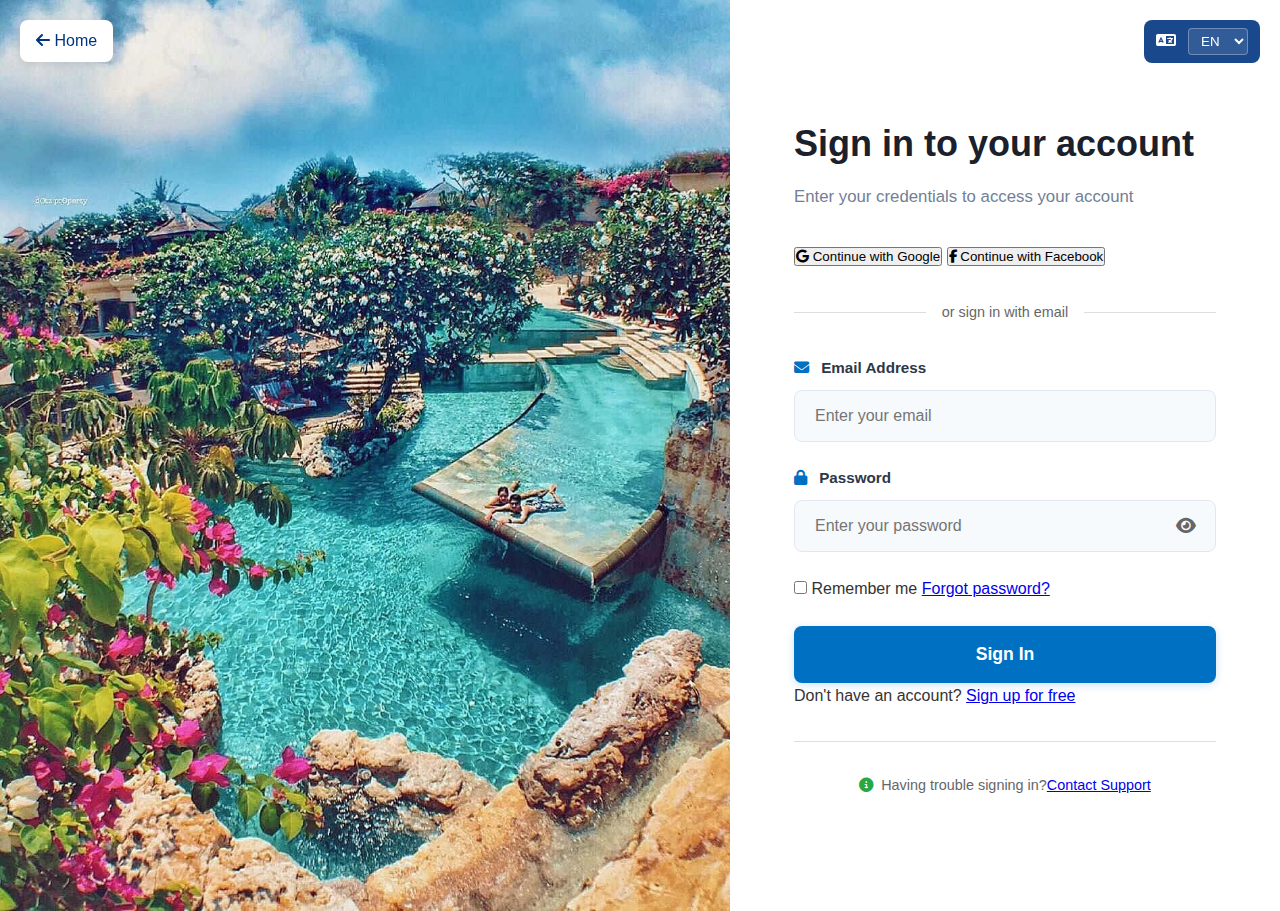
<file: login.html>
<!DOCTYPE html>
<html lang="en">
<head>
  <meta charset="UTF-8" />
  <meta name="viewport" content="width=device-width, initial-scale=1.0" />
  <title>Login - Adventurous Travel Express</title>
  <link rel="stylesheet" href="css/auth.css" />
  <link rel="stylesheet" href="https://cdnjs.cloudflare.com/ajax/libs/font-awesome/6.4.0/css/all.min.css" />
</head>
<body class="auth-page">
  <!-- Language Selector -->
  <div style="position: fixed; top: 20px; right: 20px; z-index: 1000;">
    <div class="language-selector" style="background: rgba(0,53,128,0.9); padding: 8px 12px; border-radius: 8px;">
      <i class="fas fa-language" style="color: white; margin-right: 8px;"></i>
      <select id="languageSelector" onchange="changeLanguage(this.value)" style="background: rgba(255,255,255,0.1); color: white; border: 1px solid rgba(255,255,255,0.3); padding: 4px 8px; border-radius: 4px; cursor: pointer;">
        <option value="en">EN</option>
        <option value="fr">FR</option>
        <option value="es">ES</option>
        <option value="sw">SW</option>
      </select>
    </div>
  </div>
  <a href="index.html" style="position: fixed; top: 20px; left: 20px; z-index: 1000; color: #003580; background: white; padding: 8px 16px; border-radius: 8px; text-decoration: none; font-weight: 500; box-shadow: 0 2px 8px rgba(0,0,0,0.1);">
    <i class="fas fa-arrow-left"></i> <span data-translate="home">Home</span>
  </a>
  <div class="auth-container">
    <!-- Left Side - Image/Branding -->
    <div class="auth-visual">
      <div class="auth-image-container">
        <img src="./assets/bali2.jpg" alt="Travel Destination" class="auth-hero-image" />
      </div>
    </div>
    
    <!-- Right Side - Form -->
    <div class="auth-form-container">
      <div class="auth-form-wrapper">
        <div class="auth-header">
          <h2>Sign in to your account</h2>
          <p>Enter your credentials to access your account</p>
        </div>

        <!-- Social Login -->
        <div class="social-login">
          <button type="button" class="social-btn google" onclick="loginWithGoogle()">
            <i class="fab fa-google"></i>
            <span>Continue with Google</span>
          </button>
          <button type="button" class="social-btn facebook" onclick="loginWithFacebook()">
            <i class="fab fa-facebook-f"></i>
            <span>Continue with Facebook</span>
          </button>
        </div>

        <div class="divider">
          <span>or sign in with email</span>
        </div>

        <!-- Alert Messages -->
        <div id="alertMessage" class="alert-message" style="display: none;"></div>

        <!-- Login Form -->
        <form id="loginForm" class="auth-form">
          <div class="form-group">
            <label for="email">
              <i class="fas fa-envelope"></i> Email Address
            </label>
            <input 
              type="email" 
              id="email"
              name="email" 
              placeholder="Enter your email" 
              required 
              autocomplete="email"
            />
          </div>

          <div class="form-group">
            <label for="password">
              <i class="fas fa-lock"></i> Password
            </label>
            <div class="password-input">
              <input 
                type="password" 
                id="password"
                name="password" 
                placeholder="Enter your password" 
                required 
                autocomplete="current-password"
              />
              <button type="button" class="toggle-password" onclick="togglePassword('password')">
                <i class="fas fa-eye"></i>
              </button>
            </div>
          </div>

          <div class="form-options">
            <label class="checkbox-label">
              <input type="checkbox" name="remember" id="remember" />
              <span>Remember me</span>
            </label>
            <a href="#" class="forgot-password">Forgot password?</a>
          </div>

          <button type="submit" class="btn-submit" id="loginBtn">
            <span class="btn-text">Sign In</span>
            <span class="btn-loader" style="display: none;">
              <i class="fas fa-spinner fa-spin"></i> Signing in...
            </span>
          </button>
        </form>

        <div class="auth-footer">
          <p>Don't have an account? <a href="signup.html">Sign up for free</a></p>
        </div>

        <div class="auth-help">
          <p><i class="fas fa-info-circle"></i> Having trouble signing in? <a href="#">Contact Support</a></p>
        </div>
      </div>
    </div>
  </div>

  <script src="js/translations.js"></script>
  <script src="https://accounts.google.com/gsi/client" async defer></script>
  <script src="https://connect.facebook.net/en_US/sdk.js" async defer></script>
  <script>
    const API_URL = 'https://adventurous-travel-express-backend.vercel.app/api';

    // Initialize Facebook SDK
    window.fbAsyncInit = function() {
      FB.init({
        appId      : '1234567890', // Replace with your Facebook App ID
        cookie     : true,
        xfbml      : true,
        version    : 'v18.0'
      });
    };

    // Google Login
    function loginWithGoogle() {
      showAlert('Opening Google Sign In...', 'info');
      
      // For demo purposes, simulate Google login
      setTimeout(() => {
        const demoGoogleUser = {
          email: 'user@gmail.com',
          name: 'Google User',
          provider: 'google'
        };
        // In production, use real OAuth token from Google
        attemptSocialLogin(demoGoogleUser);
      }, 1000);
    }

    // Facebook Login
    function loginWithFacebook() {
      showAlert('Opening Facebook Sign In...', 'info');
      
      FB.login(function(response) {
        if (response.authResponse) {
          FB.api('/me', { fields: 'id,name,email' }, function(userInfo) {
            const facebookUser = {
              email: userInfo.email || `fb_${userInfo.id}@facebook.com`,
              name: userInfo.name,
              provider: 'facebook',
              facebookId: userInfo.id
            };
            attemptSocialLogin(facebookUser);
          });
        } else {
          showAlert('Facebook login cancelled', 'error');
        }
      }, { scope: 'public_profile,email' });
    }

    // Attempt social login
    async function attemptSocialLogin(userData) {
      try {
        // Try to login with social account
        const response = await fetch(`${API_URL}/auth/login`, {
          method: 'POST',
          headers: {
            'Content-Type': 'application/json'
          },
          body: JSON.stringify({
            email: userData.email,
            password: 'social_auth_' + userData.provider // Dummy password for social accounts
          })
        });
        
        const data = await response.json();
        
        if (response.ok && data.success) {
          localStorage.setItem('token', data.token);
          localStorage.setItem('user', JSON.stringify(data.user));
          
          showAlert(`Welcome back ${userData.name}!`, 'success');
          
          setTimeout(() => {
            window.location.href = 'dashboard.html';
          }, 1000);
        } else {
          // Account doesn't exist, redirect to signup
          showAlert('No account found. Redirecting to sign up...', 'info');
          setTimeout(() => {
            window.location.href = 'signup.html';
          }, 2000);
        }
      } catch (error) {
        console.error('Social login error:', error);
        showAlert('An error occurred. Please try again.', 'error');
      }
    }

    // Toggle password visibility
    function togglePassword(inputId) {
      const passwordInput = document.getElementById(inputId);
      const icon = event.target.closest('button').querySelector('i');
      
      if (passwordInput.type === 'password') {
        passwordInput.type = 'text';
        icon.classList.remove('fa-eye');
        icon.classList.add('fa-eye-slash');
      } else {
        passwordInput.type = 'password';
        icon.classList.remove('fa-eye-slash');
        icon.classList.add('fa-eye');
      }
    }

    // Show alert message
    function showAlert(message, type = 'error') {
      const alertDiv = document.getElementById('alertMessage');
      alertDiv.textContent = message;
      alertDiv.className = `alert-message alert-${type}`;
      alertDiv.style.display = 'block';
      
      setTimeout(() => {
        alertDiv.style.display = 'none';
      }, 5000);
    }

    // Handle login form submission
    document.getElementById('loginForm').addEventListener('submit', async (e) => {
      e.preventDefault();
      
      const email = document.getElementById('email').value;
      const password = document.getElementById('password').value;
      const remember = document.getElementById('remember').checked;
      
      const loginBtn = document.getElementById('loginBtn');
      const btnText = loginBtn.querySelector('.btn-text');
      const btnLoader = loginBtn.querySelector('.btn-loader');
      
      try {
        // Show loading state
        loginBtn.disabled = true;
        btnText.style.display = 'none';
        btnLoader.style.display = 'inline-block';
        
        const response = await fetch(`${API_URL}/auth/login`, {
          method: 'POST',
          headers: {
            'Content-Type': 'application/json'
          },
          body: JSON.stringify({ email, password })
        });
        
        const data = await response.json();
        console.log('Login response:', data);
        
        if (response.ok && data.success) {
          // Store token and user data
          localStorage.setItem('token', data.token);
          localStorage.setItem('user', JSON.stringify(data.user));
          
          showAlert('Login successful! Redirecting...', 'success');
          
          // Redirect immediately
          setTimeout(() => {
            window.location.href = 'dashboard.html';
          }, 500);
        } else {
          showAlert(data.message || 'Login failed. Please check your credentials.', 'error');
          loginBtn.disabled = false;
          btnText.style.display = 'inline-block';
          btnLoader.style.display = 'none';
        }
      } catch (error) {
        console.error('Login error:', error);
        showAlert('An error occurred. Please try again later.', 'error');
        loginBtn.disabled = false;
        btnText.style.display = 'inline-block';
        btnLoader.style.display = 'none';
      }
    });
  </script>
</body>
</html>
</file>
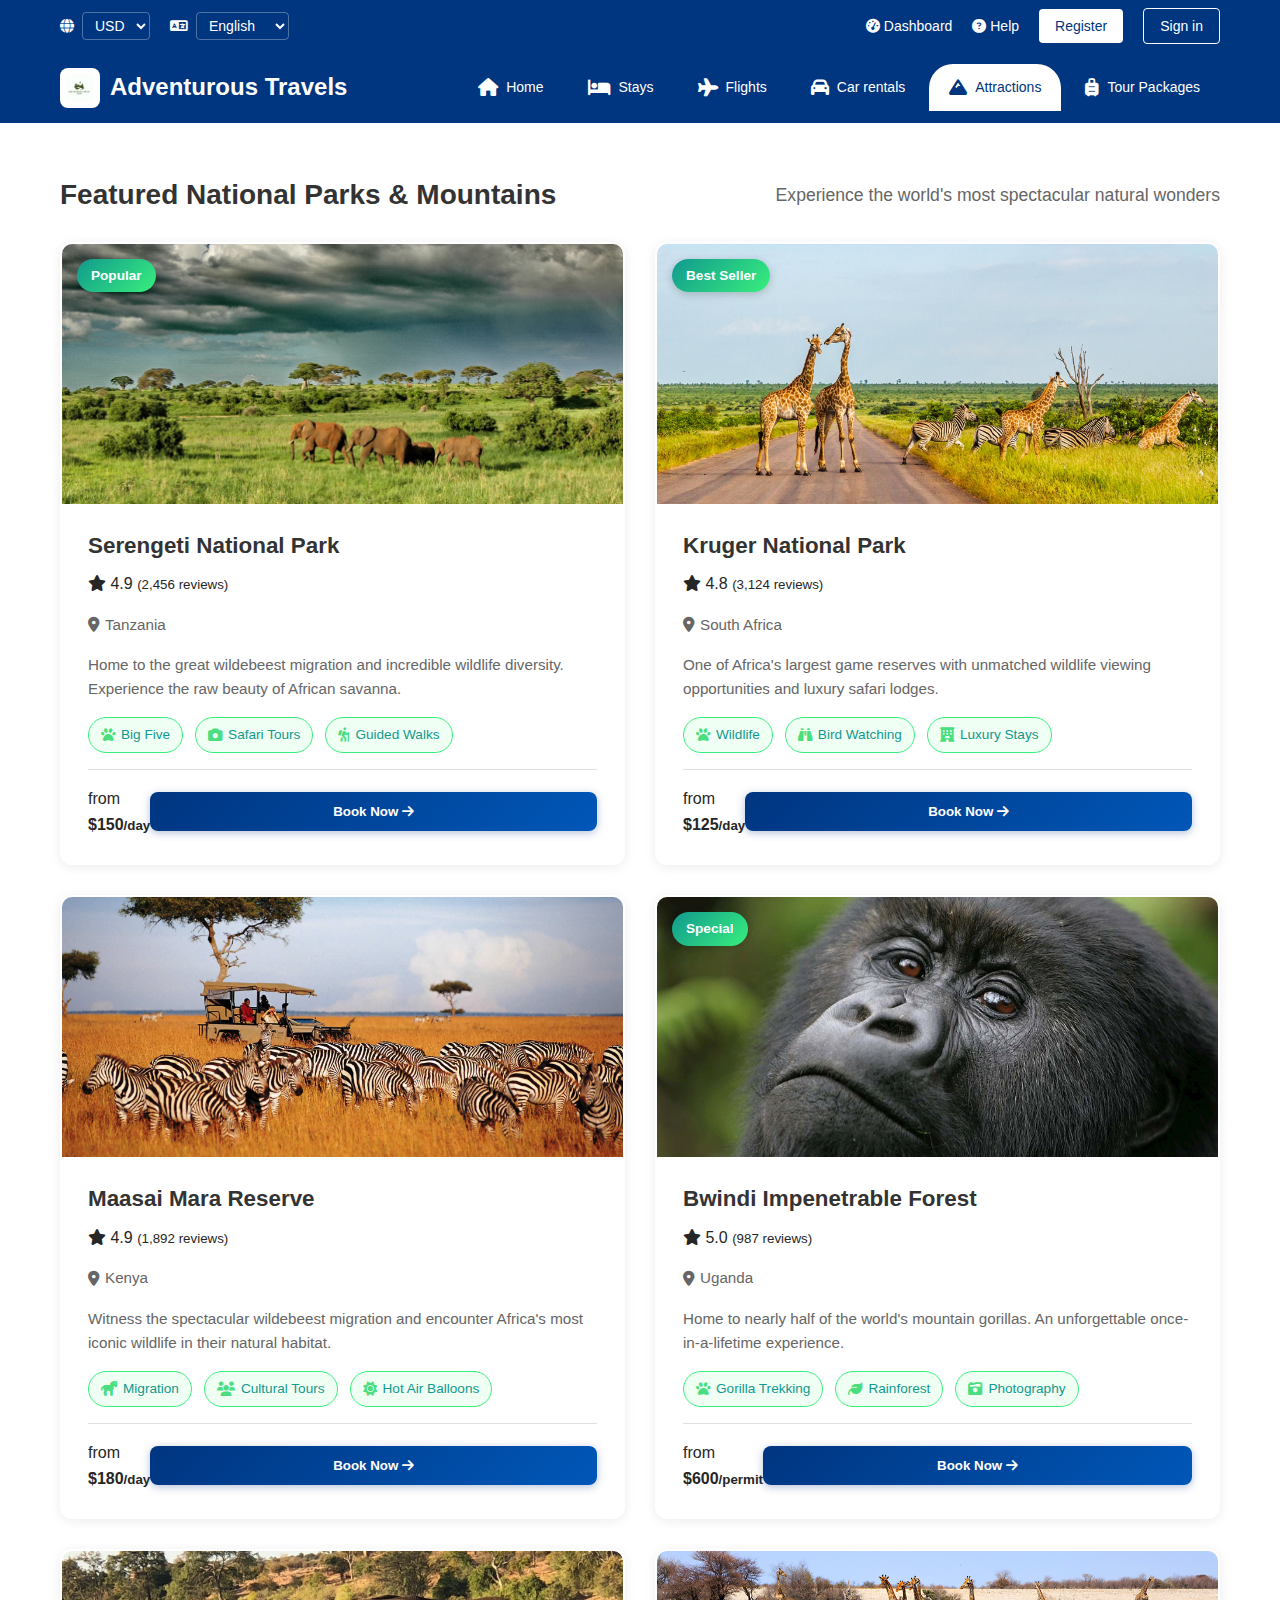
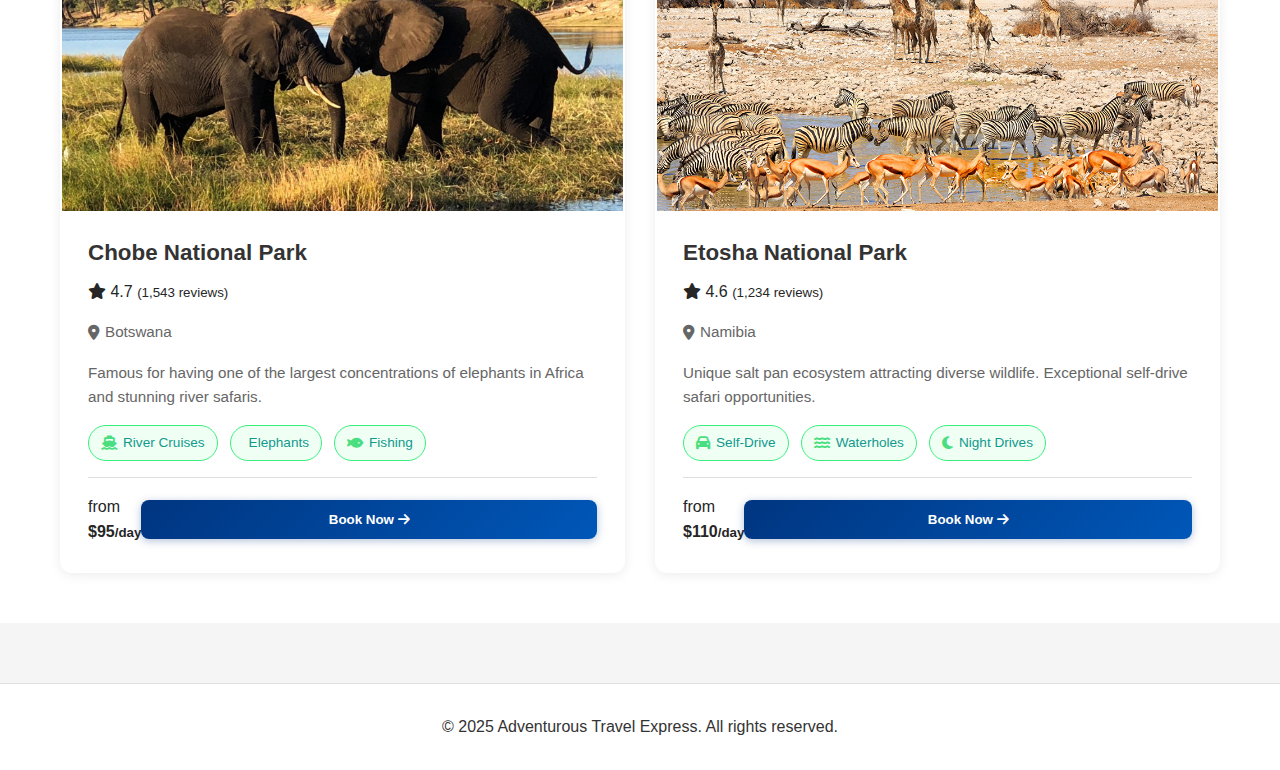
<file: parks.html>
<!DOCTYPE html>
<html lang="en">
<head>
  <meta charset="UTF-8" />
  <meta name="viewport" content="width=device-width, initial-scale=1.0" />
  <title>National Parks & Mountains - Adventurous Travel Express</title>
  <link rel="stylesheet" href="css/style.css" />
  <link rel="stylesheet" href="css/parks.css" />
  <link rel="stylesheet" href="https://cdnjs.cloudflare.com/ajax/libs/font-awesome/6.4.0/css/all.min.css" />
</head>
<body>
  <!-- Top Header Bar -->
  <div class="top-header">
    <div class="container">
      <div class="top-header-content">
        <div>
          <div class="currency-selector">
            <i class="fas fa-globe"></i>
            <select id="currency">
              <option>USD</option>
              <option>EUR</option>
              <option>GBP</option>
            </select>
          </div>
          <div class="language-selector">
            <i class="fas fa-language"></i>
            <select id="languageSelector" onchange="changeLanguage(this.value)">
              <option value="en">English</option>
              <option value="fr">Français</option>
              <option value="es">Español</option>
              <option value="sw">Kiswahili</option>
            </select>
          </div>
        </div>
        <div class="top-header-right">
          <a href="dashboard.html" class="top-link"><i class="fas fa-tachometer-alt"></i> <span data-translate="dashboard">Dashboard</span></a>
          <a href="#" class="top-link"><i class="fas fa-question-circle"></i> <span data-translate="help">Help</span></a>
          <a href="signup.html" class="btn-top-register" data-translate="register">Register</a>
          <a href="login.html" class="btn-top-signin" data-translate="signin">Sign in</a>
        </div>
      </div>
    </div>
  </div>

  <!-- Main Navigation -->
  <nav class="main-nav">
    <div class="container">
      <div class="nav-content">
        <a href="index.html" class="logo">
          <img src="./assets/adventurousLogo.png" alt="Logo" />
          <span>Adventurous Travels</span>
        </a>
        
        <div class="nav-tabs">
          <a href="index.html" class="nav-tab">
            <i class="fas fa-home"></i>
            <span data-translate="home">Home</span>
          </a>
          <a href="hotels.html" class="nav-tab">
            <i class="fas fa-bed"></i>
            <span data-translate="stays">Stays</span>
          </a>
          <a href="flights.html" class="nav-tab">
            <i class="fas fa-plane"></i>
            <span data-translate="flights">Flights</span>
          </a>
          <a href="taxis.html" class="nav-tab">
            <i class="fas fa-car"></i>
            <span data-translate="car_rentals">Car rentals</span>
          </a>
          <a href="parks.html" class="nav-tab active">
            <i class="fas fa-mountain"></i>
            <span data-translate="attractions">Attractions</span>
          </a>
          <a href="tours.html" class="nav-tab">
            <i class="fas fa-suitcase-rolling"></i>
            <span data-translate="tour_packages">Tour Packages</span>
          </a>
        </div>
      </div>
    </div>
  </nav>

  <!-- Featured Attractions Section -->
  <section class="parks-section">
    <div class="container">
      <div class="section-header">
        <h2>Featured National Parks & Mountains</h2>
        <p>Experience the world's most spectacular natural wonders</p>
      </div>

      <div class="parks-grid">
        <!-- Serengeti National Park -->
        <div class="park-card">
          <div class="park-image">
            <img src="./assets/serengeti.jpg" alt="Serengeti" />
            <div class="park-badge">Popular</div>
            <button class="favorite-btn">
              <i class="far fa-heart"></i>
            </button>
          </div>
          <div class="park-content">
            <div class="park-header">
              <h3>Serengeti National Park</h3>
              <div class="park-rating">
                <i class="fas fa-star"></i>
                <span>4.9</span>
                <small>(2,456 reviews)</small>
              </div>
            </div>
            <p class="park-location">
              <i class="fas fa-map-marker-alt"></i> Tanzania
            </p>
            <p class="park-description">
              Home to the great wildebeest migration and incredible wildlife diversity. Experience the raw beauty of African savanna.
            </p>
            <div class="park-features">
              <span class="feature-tag"><i class="fas fa-paw"></i> Big Five</span>
              <span class="feature-tag"><i class="fas fa-camera"></i> Safari Tours</span>
              <span class="feature-tag"><i class="fas fa-hiking"></i> Guided Walks</span>
            </div>
            <div class="park-footer">
              <div class="park-price">
                <span class="from">from</span>
                <h4>$150<small>/day</small></h4>
              </div>
              <button class="btn-book">Book Now <i class="fas fa-arrow-right"></i></button>
            </div>
          </div>
        </div>

        <!-- Kruger National Park -->
        <div class="park-card">
          <div class="park-image">
            <img src="./assets/krunger.jpeg" alt="Kruger" />
            <div class="park-badge bestseller">Best Seller</div>
            <button class="favorite-btn">
              <i class="far fa-heart"></i>
            </button>
          </div>
          <div class="park-content">
            <div class="park-header">
              <h3>Kruger National Park</h3>
              <div class="park-rating">
                <i class="fas fa-star"></i>
                <span>4.8</span>
                <small>(3,124 reviews)</small>
              </div>
            </div>
            <p class="park-location">
              <i class="fas fa-map-marker-alt"></i> South Africa
            </p>
            <p class="park-description">
              One of Africa's largest game reserves with unmatched wildlife viewing opportunities and luxury safari lodges.
            </p>
            <div class="park-features">
              <span class="feature-tag"><i class="fas fa-paw"></i> Wildlife</span>
              <span class="feature-tag"><i class="fas fa-binoculars"></i> Bird Watching</span>
              <span class="feature-tag"><i class="fas fa-hotel"></i> Luxury Stays</span>
            </div>
            <div class="park-footer">
              <div class="park-price">
                <span class="from">from</span>
                <h4>$125<small>/day</small></h4>
              </div>
              <button class="btn-book">Book Now <i class="fas fa-arrow-right"></i></button>
            </div>
          </div>
        </div>

        <!-- Maasai Mara -->
        <div class="park-card">
          <div class="park-image">
            <img src="./assets/masaiMara.jpeg" alt="Maasai Mara" />
            <button class="favorite-btn">
              <i class="far fa-heart"></i>
            </button>
          </div>
          <div class="park-content">
            <div class="park-header">
              <h3>Maasai Mara Reserve</h3>
              <div class="park-rating">
                <i class="fas fa-star"></i>
                <span>4.9</span>
                <small>(1,892 reviews)</small>
              </div>
            </div>
            <p class="park-location">
              <i class="fas fa-map-marker-alt"></i> Kenya
            </p>
            <p class="park-description">
              Witness the spectacular wildebeest migration and encounter Africa's most iconic wildlife in their natural habitat.
            </p>
            <div class="park-features">
              <span class="feature-tag"><i class="fas fa-horse"></i> Migration</span>
              <span class="feature-tag"><i class="fas fa-users"></i> Cultural Tours</span>
              <span class="feature-tag"><i class="fas fa-sun"></i> Hot Air Balloons</span>
            </div>
            <div class="park-footer">
              <div class="park-price">
                <span class="from">from</span>
                <h4>$180<small>/day</small></h4>
              </div>
              <button class="btn-book">Book Now <i class="fas fa-arrow-right"></i></button>
            </div>
          </div>
        </div>

        <!-- Bwindi Impenetrable Forest -->
        <div class="park-card">
          <div class="park-image">
            <img src="./assets/gorilla.jpeg" alt="Bwindi" />
            <div class="park-badge special">Special</div>
            <button class="favorite-btn">
              <i class="far fa-heart"></i>
            </button>
          </div>
          <div class="park-content">
            <div class="park-header">
              <h3>Bwindi Impenetrable Forest</h3>
              <div class="park-rating">
                <i class="fas fa-star"></i>
                <span>5.0</span>
                <small>(987 reviews)</small>
              </div>
            </div>
            <p class="park-location">
              <i class="fas fa-map-marker-alt"></i> Uganda
            </p>
            <p class="park-description">
              Home to nearly half of the world's mountain gorillas. An unforgettable once-in-a-lifetime experience.
            </p>
            <div class="park-features">
              <span class="feature-tag"><i class="fas fa-paw"></i> Gorilla Trekking</span>
              <span class="feature-tag"><i class="fas fa-leaf"></i> Rainforest</span>
              <span class="feature-tag"><i class="fas fa-camera-retro"></i> Photography</span>
            </div>
            <div class="park-footer">
              <div class="park-price">
                <span class="from">from</span>
                <h4>$600<small>/permit</small></h4>
              </div>
              <button class="btn-book">Book Now <i class="fas fa-arrow-right"></i></button>
            </div>
          </div>
        </div>

        <!-- Chobe National Park -->
        <div class="park-card">
          <div class="park-image">
            <img src="./assets/chobe.jpg" alt="Chobe" />
            <button class="favorite-btn">
              <i class="far fa-heart"></i>
            </button>
          </div>
          <div class="park-content">
            <div class="park-header">
              <h3>Chobe National Park</h3>
              <div class="park-rating">
                <i class="fas fa-star"></i>
                <span>4.7</span>
                <small>(1,543 reviews)</small>
              </div>
            </div>
            <p class="park-location">
              <i class="fas fa-map-marker-alt"></i> Botswana
            </p>
            <p class="park-description">
              Famous for having one of the largest concentrations of elephants in Africa and stunning river safaris.
            </p>
            <div class="park-features">
              <span class="feature-tag"><i class="fas fa-ship"></i> River Cruises</span>
              <span class="feature-tag"><i class="fas fa-elephant"></i> Elephants</span>
              <span class="feature-tag"><i class="fas fa-fish"></i> Fishing</span>
            </div>
            <div class="park-footer">
              <div class="park-price">
                <span class="from">from</span>
                <h4>$95<small>/day</small></h4>
              </div>
              <button class="btn-book">Book Now <i class="fas fa-arrow-right"></i></button>
            </div>
          </div>
        </div>

        <!-- Etosha National Park -->
        <div class="park-card">
          <div class="park-image">
            <img src="./assets/Etosha.jpg" alt="Etosha" />
            <button class="favorite-btn">
              <i class="far fa-heart"></i>
            </button>
          </div>
          <div class="park-content">
            <div class="park-header">
              <h3>Etosha National Park</h3>
              <div class="park-rating">
                <i class="fas fa-star"></i>
                <span>4.6</span>
                <small>(1,234 reviews)</small>
              </div>
            </div>
            <p class="park-location">
              <i class="fas fa-map-marker-alt"></i> Namibia
            </p>
            <p class="park-description">
              Unique salt pan ecosystem attracting diverse wildlife. Exceptional self-drive safari opportunities.
            </p>
            <div class="park-features">
              <span class="feature-tag"><i class="fas fa-car"></i> Self-Drive</span>
              <span class="feature-tag"><i class="fas fa-water"></i> Waterholes</span>
              <span class="feature-tag"><i class="fas fa-moon"></i> Night Drives</span>
            </div>
            <div class="park-footer">
              <div class="park-price">
                <span class="from">from</span>
                <h4>$110<small>/day</small></h4>
              </div>
              <button class="btn-book">Book Now <i class="fas fa-arrow-right"></i></button>
            </div>
          </div>
        </div>
      </div>
    </div>
  </section>

  <!-- Footer -->

  <footer>
    <p>&copy; 2025 Adventurous Travel Express. All rights reserved.</p>
  </footer>

  <script src="js/translations.js"></script>
  <script src="js/api.js"></script>
  <script src="js/parks.js"></script>
</body>
</html>
</file>
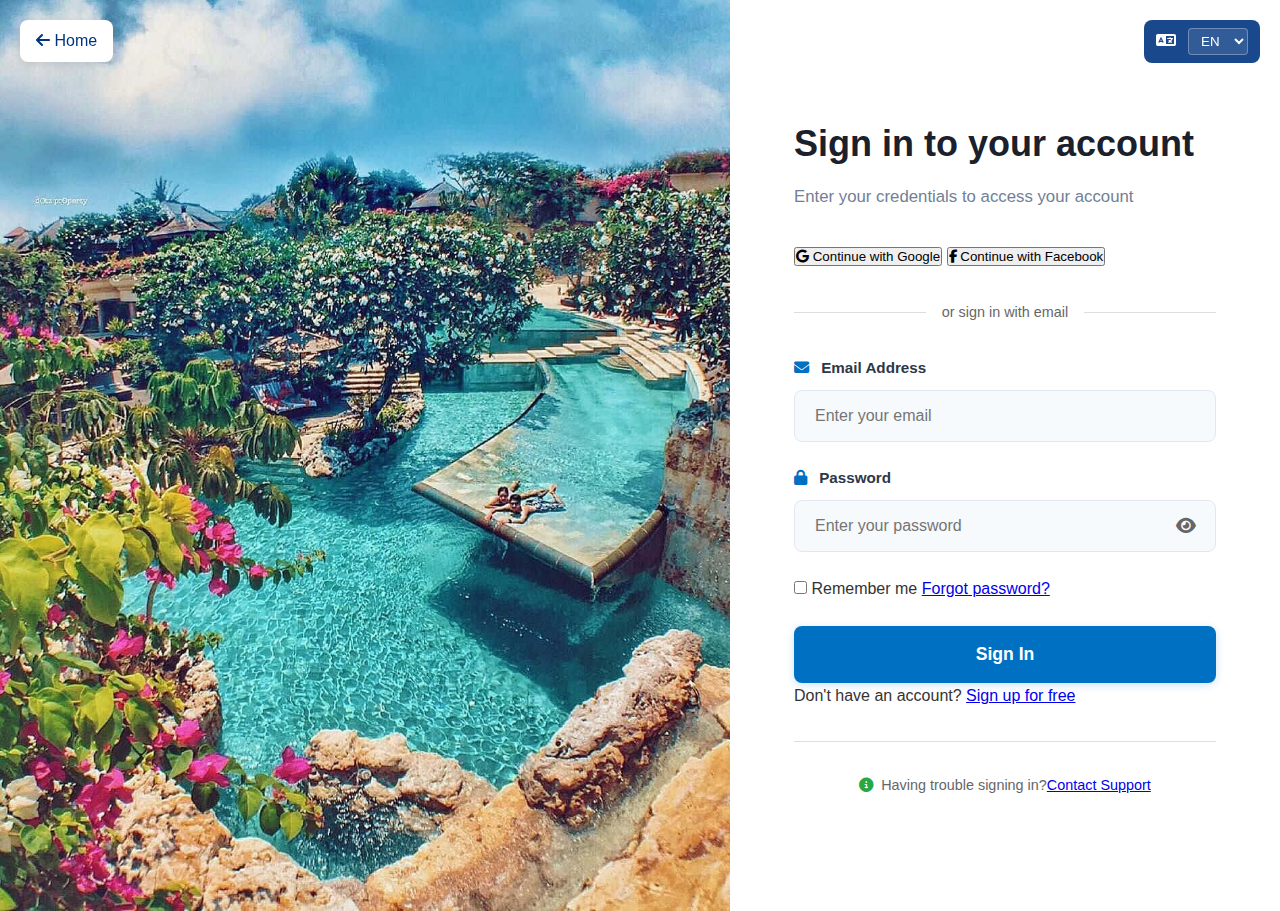
<file: payment.html>
<!DOCTYPE html>
<html lang="en">
<head>
  <meta charset="UTF-8">
  <meta name="viewport" content="width=device-width, initial-scale=1.0">
  <title>Payment - Adventurous Travel Express</title>
  <link rel="stylesheet" href="css/style.css">
  <link rel="stylesheet" href="css/payment.css">
  <link rel="stylesheet" href="https://cdnjs.cloudflare.com/ajax/libs/font-awesome/6.4.0/css/all.min.css">
</head>
<body>
  <!-- Navigation -->
  <nav class="main-nav">
    <div class="container">
      <div class="nav-content">
        <a href="index.html" class="logo">
          <img src="./assets/adventurous_logo.png" alt="Logo">
          <span>Adventurous Travels</span>
        </a>
        <div class="nav-right">
          <a href="dashboard.html" class="nav-link"><i class="fas fa-tachometer-alt"></i> Dashboard</a>
          <a href="#" onclick="logout()" class="nav-link"><i class="fas fa-sign-out-alt"></i> Logout</a>
        </div>
      </div>
    </div>
  </nav>

  <!-- Payment Section -->
  <section class="payment-section">
    <div class="container">
      <div class="payment-container">
        <!-- Booking Summary -->
        <div class="booking-summary">
          <h2><i class="fas fa-receipt"></i> Booking Summary</h2>
          <div id="bookingSummary" class="summary-content">
            <div class="loading">Loading booking details...</div>
          </div>
        </div>

        <!-- Payment Form -->
        <div class="payment-form-container">
          <h2><i class="fas fa-credit-card"></i> Payment Details</h2>
          
          <form id="paymentForm">
            <!-- Payment Method Selection -->
            <div class="payment-methods">
              <label class="payment-method active" data-method="card">
                <input type="radio" name="paymentMethod" value="card" checked>
                <i class="fas fa-credit-card"></i>
                <span>Credit/Debit Card</span>
              </label>
              <label class="payment-method" data-method="paypal">
                <input type="radio" name="paymentMethod" value="paypal">
                <i class="fab fa-paypal"></i>
                <span>PayPal</span>
              </label>
              <label class="payment-method" data-method="mobile">
                <input type="radio" name="paymentMethod" value="mobile">
                <i class="fas fa-mobile-alt"></i>
                <span>Mobile Money</span>
              </label>
            </div>

            <!-- Card Payment Form -->
            <div id="cardPayment" class="payment-details active">
              <div class="form-group">
                <label>Card Number</label>
                <div class="card-input">
                  <input type="text" id="cardNumber" placeholder="1234 5678 9012 3456" maxlength="19">
                  <div class="card-icons">
                    <i class="fab fa-cc-visa"></i>
                    <i class="fab fa-cc-mastercard"></i>
                    <i class="fab fa-cc-amex"></i>
                  </div>
                </div>
              </div>

              <div class="form-row">
                <div class="form-group">
                  <label>Expiry Date</label>
                  <input type="text" id="expiryDate" placeholder="MM/YY" maxlength="5">
                </div>
                <div class="form-group">
                  <label>CVV</label>
                  <input type="text" id="cvv" placeholder="123" maxlength="4">
                </div>
              </div>

              <div class="form-group">
                <label>Cardholder Name</label>
                <input type="text" id="cardholderName" placeholder="John Doe">
              </div>
            </div>

            <!-- PayPal Payment -->
            <div id="paypalPayment" class="payment-details">
              <p class="info-text">
                <i class="fas fa-info-circle"></i>
                You will be redirected to PayPal to complete your payment securely.
              </p>
              <div id="paypal-button-container"></div>
            </div>

            <!-- Mobile Money Payment -->
            <div id="mobilePayment" class="payment-details">
              <div class="form-group">
                <label>Mobile Money Provider</label>
                <select id="mobileProvider">
                  <option value="">Select provider</option>
                  <option value="mpesa">M-Pesa</option>
                  <option value="mtn">MTN Mobile Money</option>
                  <option value="airtel">Airtel Money</option>
                  <option value="orange">Orange Money</option>
                </select>
              </div>
              <div class="form-group">
                <label>Phone Number</label>
                <input type="tel" id="mobileNumber" placeholder="+243 XXX XXX XXX">
              </div>
            </div>

            <!-- Billing Address -->
            <div class="billing-address">
              <h3>Billing Address</h3>
              <div class="form-group">
                <label>Country</label>
                <select id="country">
                  <option value="">Select country</option>
                  <option value="US">United States</option>
                  <option value="CD">Congo (DRC)</option>
                  <option value="KE">Kenya</option>
                  <option value="GH">Ghana</option>
                  <option value="ZA">South Africa</option>
                  <option value="NG">Nigeria</option>
                </select>
              </div>
              <div class="form-group">
                <label>City</label>
                <input type="text" id="city" placeholder="Enter city">
              </div>
            </div>

            <!-- Terms -->
            <div class="terms">
              <label class="checkbox-label">
                <input type="checkbox" id="agreeTerms">
                <span>I agree to the <a href="#">Terms and Conditions</a> and <a href="#">Privacy Policy</a></span>
              </label>
            </div>

            <!-- Error Message -->
            <div id="paymentError" class="error-message" style="display: none;"></div>

            <!-- Submit Button -->
            <button type="submit" class="btn-pay" id="payButton">
              <i class="fas fa-lock"></i>
              Pay Now
            </button>

            <p class="secure-text">
              <i class="fas fa-shield-alt"></i>
              Your payment information is secure and encrypted
            </p>
          </form>
        </div>
      </div>
    </div>
  </section>

  <!-- Success Modal -->
  <div id="successModal" class="modal">
    <div class="modal-content success-modal">
      <div class="success-icon">
        <i class="fas fa-check-circle"></i>
      </div>
      <h2>Payment Successful!</h2>
      <p>Your booking has been confirmed and payment processed successfully.</p>
      <div class="modal-actions">
        <button onclick="window.location.href='bookings.html'" class="btn-primary">View Bookings</button>
        <button onclick="window.location.href='dashboard.html'" class="btn-secondary">Go to Dashboard</button>
      </div>
    </div>
  </div>

  <script src="js/api.js"></script>
  <script src="js/payment.js"></script>
</body>
</html>
</file>
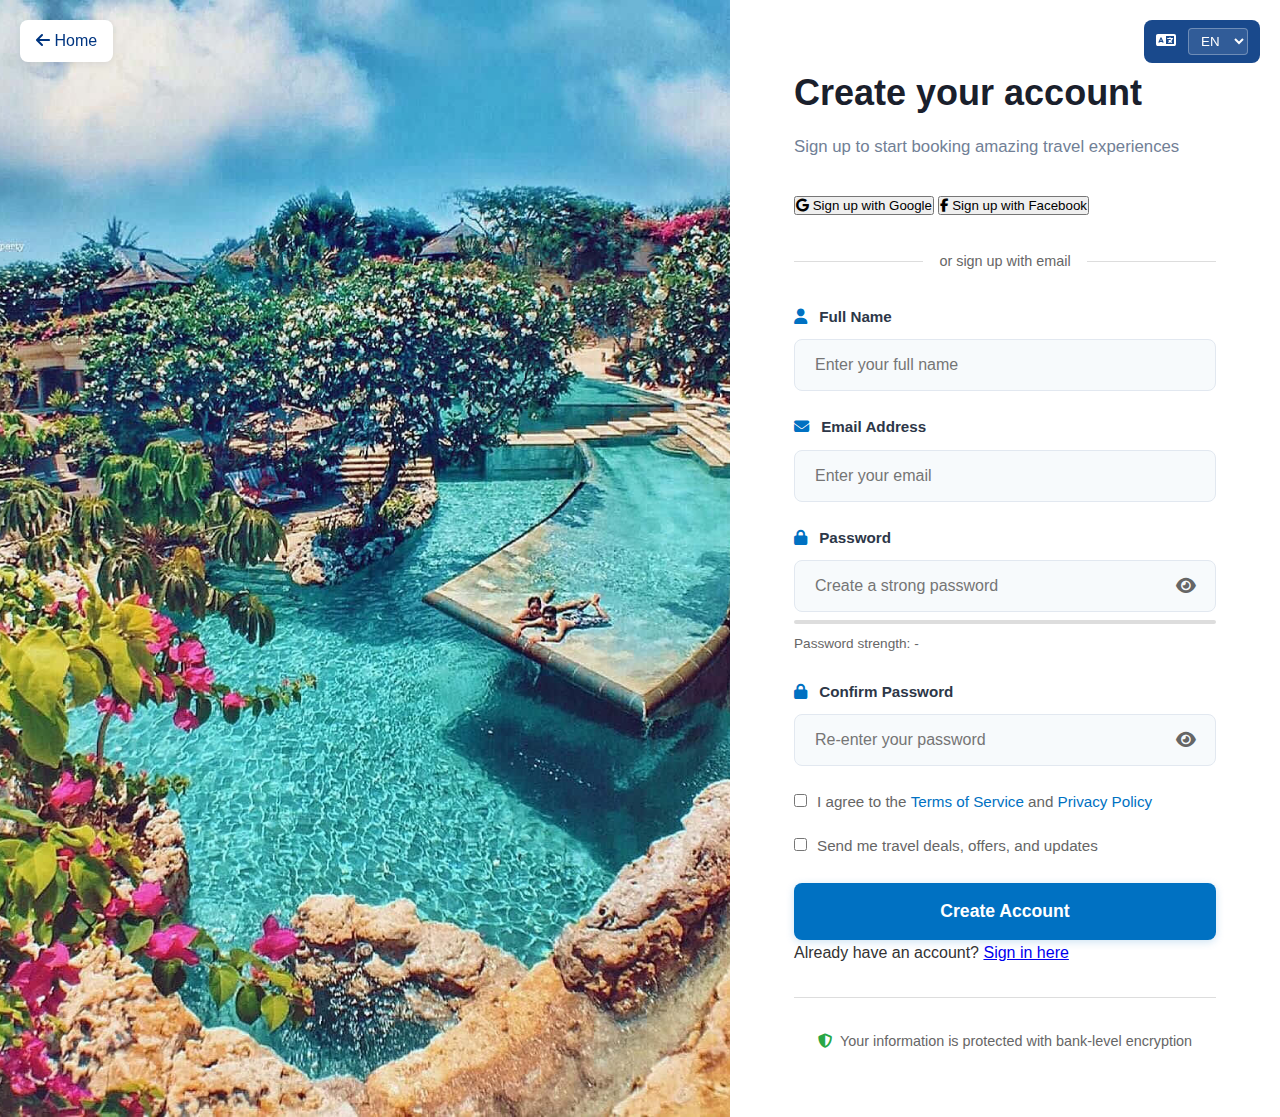
<file: signup.html>
<!DOCTYPE html>
<html lang="en">
<head>
  <meta charset="UTF-8" />
  <meta name="viewport" content="width=device-width, initial-scale=1.0" />
  <title>Sign Up - Adventurous Travel Express</title>
  <link rel="stylesheet" href="css/auth.css" />
  <link rel="stylesheet" href="https://cdnjs.cloudflare.com/ajax/libs/font-awesome/6.4.0/css/all.min.css" />
</head>
<body class="auth-page">
  <!-- Language Selector -->
  <div style="position: fixed; top: 20px; right: 20px; z-index: 1000;">
    <div class="language-selector" style="background: rgba(0,53,128,0.9); padding: 8px 12px; border-radius: 8px;">
      <i class="fas fa-language" style="color: white; margin-right: 8px;"></i>
      <select id="languageSelector" onchange="changeLanguage(this.value)" style="background: rgba(255,255,255,0.1); color: white; border: 1px solid rgba(255,255,255,0.3); padding: 4px 8px; border-radius: 4px; cursor: pointer;">
        <option value="en">EN</option>
        <option value="fr">FR</option>
        <option value="es">ES</option>
        <option value="sw">SW</option>
      </select>
    </div>
  </div>
  <a href="index.html" style="position: fixed; top: 20px; left: 20px; z-index: 1000; color: #003580; background: white; padding: 8px 16px; border-radius: 8px; text-decoration: none; font-weight: 500; box-shadow: 0 2px 8px rgba(0,0,0,0.1);">
    <i class="fas fa-arrow-left"></i> <span data-translate="home">Home</span>
  </a>
  <div class="auth-container">
    <!-- Left Side - Image/Branding -->
    <div class="auth-visual">
      <div class="auth-image-container">
        <img src="./assets/bali2.jpg" alt="Travel Destination" class="auth-hero-image" />
      </div>
    </div>
    
    <!-- Right Side - Form -->
    <div class="auth-form-container">
      <div class="auth-form-wrapper">
        <div class="auth-header">
          <h2>Create your account</h2>
          <p>Sign up to start booking amazing travel experiences</p>
        </div>

        <!-- Social Signup -->
        <div class="social-login">
          <button type="button" class="social-btn google" onclick="signUpWithGoogle()">
            <i class="fab fa-google"></i>
            <span>Sign up with Google</span>
          </button>
          <button type="button" class="social-btn facebook" onclick="signUpWithFacebook()">
            <i class="fab fa-facebook-f"></i>
            <span>Sign up with Facebook</span>
          </button>
        </div>

        <div class="divider">
          <span>or sign up with email</span>
        </div>

        <!-- Alert Messages -->
        <div id="alertMessage" class="alert-message" style="display: none;"></div>

        <!-- Signup Form -->
        <form id="signupForm" class="auth-form">
          <div class="form-group">
            <label for="name">
              <i class="fas fa-user"></i> Full Name
            </label>
            <input 
              type="text" 
              id="name"
              name="name" 
              placeholder="Enter your full name" 
              required 
              autocomplete="name"
              minlength="2"
            />
          </div>

          <div class="form-group">
            <label for="email">
              <i class="fas fa-envelope"></i> Email Address
            </label>
            <input 
              type="email" 
              id="email"
              name="email" 
              placeholder="Enter your email" 
              required 
              autocomplete="email"
            />
          </div>

          <div class="form-group">
            <label for="password">
              <i class="fas fa-lock"></i> Password
            </label>
            <div class="password-input">
              <input 
                type="password" 
                id="password"
                name="password" 
                placeholder="Create a strong password" 
                required 
                minlength="8"
                autocomplete="new-password"
              />
              <button type="button" class="toggle-password" onclick="togglePassword('password')">
                <i class="fas fa-eye"></i>
              </button>
            </div>
            <div class="password-strength">
              <div class="strength-bar">
                <div class="strength-fill"></div>
              </div>
              <small class="strength-text">Password strength: <span>-</span></small>
            </div>
          </div>

          <div class="form-group">
            <label for="confirmPassword">
              <i class="fas fa-lock"></i> Confirm Password
            </label>
            <div class="password-input">
              <input 
                type="password" 
                id="confirmPassword"
                name="confirmPassword" 
                placeholder="Re-enter your password" 
                required 
                autocomplete="new-password"
              />
              <button type="button" class="toggle-password" onclick="togglePassword('confirmPassword')">
                <i class="fas fa-eye"></i>
              </button>
            </div>
          </div>

          <div class="form-checkbox">
            <label>
              <input type="checkbox" name="terms" id="terms" required />
              <span>I agree to the <a href="#">Terms of Service</a> and <a href="#">Privacy Policy</a></span>
            </label>
          </div>

          <div class="form-checkbox">
            <label>
              <input type="checkbox" name="newsletter" id="newsletter" />
              <span>Send me travel deals, offers, and updates</span>
            </label>
          </div>

          <button type="submit" class="btn-submit" id="signupBtn">
            <span class="btn-text">Create Account</span>
            <span class="btn-loader" style="display: none;">
              <i class="fas fa-spinner fa-spin"></i> Creating account...
            </span>
          </button>
        </form>

        <div class="auth-footer">
          <p>Already have an account? <a href="login.html">Sign in here</a></p>
        </div>

        <div class="auth-help">
          <p><i class="fas fa-shield-alt"></i> Your information is protected with bank-level encryption</p>
        </div>
      </div>
    </div>
  </div>

  <script src="js/translations.js"></script>
  <script src="https://accounts.google.com/gsi/client" async defer></script>
  <script src="https://connect.facebook.net/en_US/sdk.js" async defer></script>
  <script>
    const API_URL = 'https://adventurous-travel-express-backend.vercel.app/api';

    // Initialize Facebook SDK
    window.fbAsyncInit = function() {
      FB.init({
        appId      : '1234567890', // Replace with your Facebook App ID
        cookie     : true,
        xfbml      : true,
        version    : 'v18.0'
      });
    };

    // Google Sign Up
    function signUpWithGoogle() {
      // For demo purposes, this creates a Google-authenticated account
      // In production, you'd use Google Identity Services API
      
      showAlert('Opening Google Sign In...', 'info');
      
      // Simulate Google OAuth flow
      const googleAuthUrl = 'https://accounts.google.com/o/oauth2/v2/auth?' + new URLSearchParams({
        client_id: 'YOUR_GOOGLE_CLIENT_ID.apps.googleusercontent.com',
        redirect_uri: window.location.origin + '/oauth-callback.html',
        response_type: 'token',
        scope: 'email profile',
        state: 'google_signup'
      });
      
      // For now, create a demo flow
      setTimeout(() => {
        const demoGoogleUser = {
          name: 'Google User',
          email: 'user@gmail.com',
          provider: 'google'
        };
        handleSocialSignup(demoGoogleUser);
      }, 1000);
      
      // Uncomment this for real OAuth:
      // const popup = window.open(googleAuthUrl, 'Google Sign In', 'width=500,height=600');
    }

    // Facebook Sign Up
    function signUpWithFacebook() {
      showAlert('Opening Facebook Sign In...', 'info');
      
      FB.login(function(response) {
        if (response.authResponse) {
          // Get user info from Facebook
          FB.api('/me', { fields: 'id,name,email' }, function(userInfo) {
            const facebookUser = {
              name: userInfo.name,
              email: userInfo.email || `fb_${userInfo.id}@facebook.com`,
              provider: 'facebook',
              facebookId: userInfo.id
            };
            handleSocialSignup(facebookUser);
          });
        } else {
          showAlert('Facebook login cancelled', 'error');
        }
      }, { scope: 'public_profile,email' });
    }

    // Handle social signup (Google/Facebook)
    async function handleSocialSignup(userData) {
      try {
        // Create a random password for OAuth users (they won't use it)
        const randomPassword = Math.random().toString(36).slice(-12) + 'Aa1!';
        
        const response = await fetch(`${API_URL}/auth/register`, {
          method: 'POST',
          headers: {
            'Content-Type': 'application/json'
          },
          body: JSON.stringify({
            name: userData.name,
            email: userData.email,
            password: randomPassword,
            provider: userData.provider
          })
        });
        
        const data = await response.json();
        
        if (response.ok && data.success) {
          // Store token and user data
          localStorage.setItem('token', data.token);
          localStorage.setItem('user', JSON.stringify(data.user));
          
          showAlert(`Welcome ${userData.name}! Redirecting to dashboard...`, 'success');
          
          setTimeout(() => {
            window.location.href = 'dashboard.html';
          }, 1000);
        } else if (response.status === 409) {
          // User already exists, try to login
          showAlert('Account exists. Please use the login page.', 'error');
          setTimeout(() => {
            window.location.href = 'login.html';
          }, 2000);
        } else {
          showAlert(data.message || 'Social signup failed. Please try again.', 'error');
        }
      } catch (error) {
        console.error('Social signup error:', error);
        showAlert('An error occurred. Please try again later.', 'error');
      }
    }

    // Toggle password visibility
    function togglePassword(inputId) {
      const passwordInput = document.getElementById(inputId);
      const icon = event.target.closest('button').querySelector('i');
      
      if (passwordInput.type === 'password') {
        passwordInput.type = 'text';
        icon.classList.remove('fa-eye');
        icon.classList.add('fa-eye-slash');
      } else {
        passwordInput.type = 'password';
        icon.classList.remove('fa-eye-slash');
        icon.classList.add('fa-eye');
      }
    }

    // Show alert message
    function showAlert(message, type = 'error') {
      const alertDiv = document.getElementById('alertMessage');
      alertDiv.textContent = message;
      alertDiv.className = `alert-message alert-${type}`;
      alertDiv.style.display = 'block';
      
      setTimeout(() => {
        alertDiv.style.display = 'none';
      }, 5000);
    }

    // Password strength indicator
    const passwordInput = document.getElementById('password');
    const strengthFill = document.querySelector('.strength-fill');
    const strengthText = document.querySelector('.strength-text span');

    passwordInput.addEventListener('input', function() {
      const password = this.value;
      let strength = 0;
      
      if (password.length >= 8) strength++;
      if (password.match(/[a-z]/) && password.match(/[A-Z]/)) strength++;
      if (password.match(/[0-9]/)) strength++;
      if (password.match(/[^a-zA-Z0-9]/)) strength++;

      const strengthWidth = (strength / 4) * 100;
      strengthFill.style.width = strengthWidth + '%';

      if (strength === 0) {
        strengthFill.className = 'strength-fill';
        strengthText.textContent = '-';
      } else if (strength === 1) {
        strengthFill.className = 'strength-fill weak';
        strengthText.textContent = 'Weak';
      } else if (strength === 2) {
        strengthFill.className = 'strength-fill fair';
        strengthText.textContent = 'Fair';
      } else if (strength === 3) {
        strengthFill.className = 'strength-fill good';
        strengthText.textContent = 'Good';
      } else {
        strengthFill.className = 'strength-fill strong';
        strengthText.textContent = 'Strong';
      }
    });

    // Handle signup form submission
    document.getElementById('signupForm').addEventListener('submit', async (e) => {
      e.preventDefault();
      
      const name = document.getElementById('name').value;
      const email = document.getElementById('email').value;
      const password = document.getElementById('password').value;
      const confirmPassword = document.getElementById('confirmPassword').value;
      const terms = document.getElementById('terms').checked;
      
      const signupBtn = document.getElementById('signupBtn');
      const btnText = signupBtn.querySelector('.btn-text');
      const btnLoader = signupBtn.querySelector('.btn-loader');

      // Validate password match
      if (password !== confirmPassword) {
        showAlert('Passwords do not match!', 'error');
        return;
      }

      // Validate terms acceptance
      if (!terms) {
        showAlert('Please accept the Terms of Service and Privacy Policy', 'error');
        return;
      }

      try {
        // Show loading state
        signupBtn.disabled = true;
        btnText.style.display = 'none';
        btnLoader.style.display = 'inline-block';
        
        const response = await fetch(`${API_URL}/auth/register`, {
          method: 'POST',
          headers: {
            'Content-Type': 'application/json'
          },
          body: JSON.stringify({ name, email, password })
        });
        
        const data = await response.json();
        console.log('Signup response:', data);
        
        if (response.ok && data.success) {
          // Store token and user data
          localStorage.setItem('token', data.token);
          localStorage.setItem('user', JSON.stringify(data.user));
          
          showAlert('Account created successfully! Redirecting to dashboard...', 'success');
          
          // Redirect to dashboard after signup
          setTimeout(() => {
            window.location.href = 'dashboard.html';
          }, 1000);
        } else {
          showAlert(data.message || 'Registration failed. Please try again.', 'error');
          signupBtn.disabled = false;
          btnText.style.display = 'inline-block';
          btnLoader.style.display = 'none';
        }
      } catch (error) {
        console.error('Signup error:', error);
        showAlert('An error occurred. Please try again later.', 'error');
        signupBtn.disabled = false;
        btnText.style.display = 'inline-block';
        btnLoader.style.display = 'none';
      }
    });
  </script>
</body>
</html>
</file>
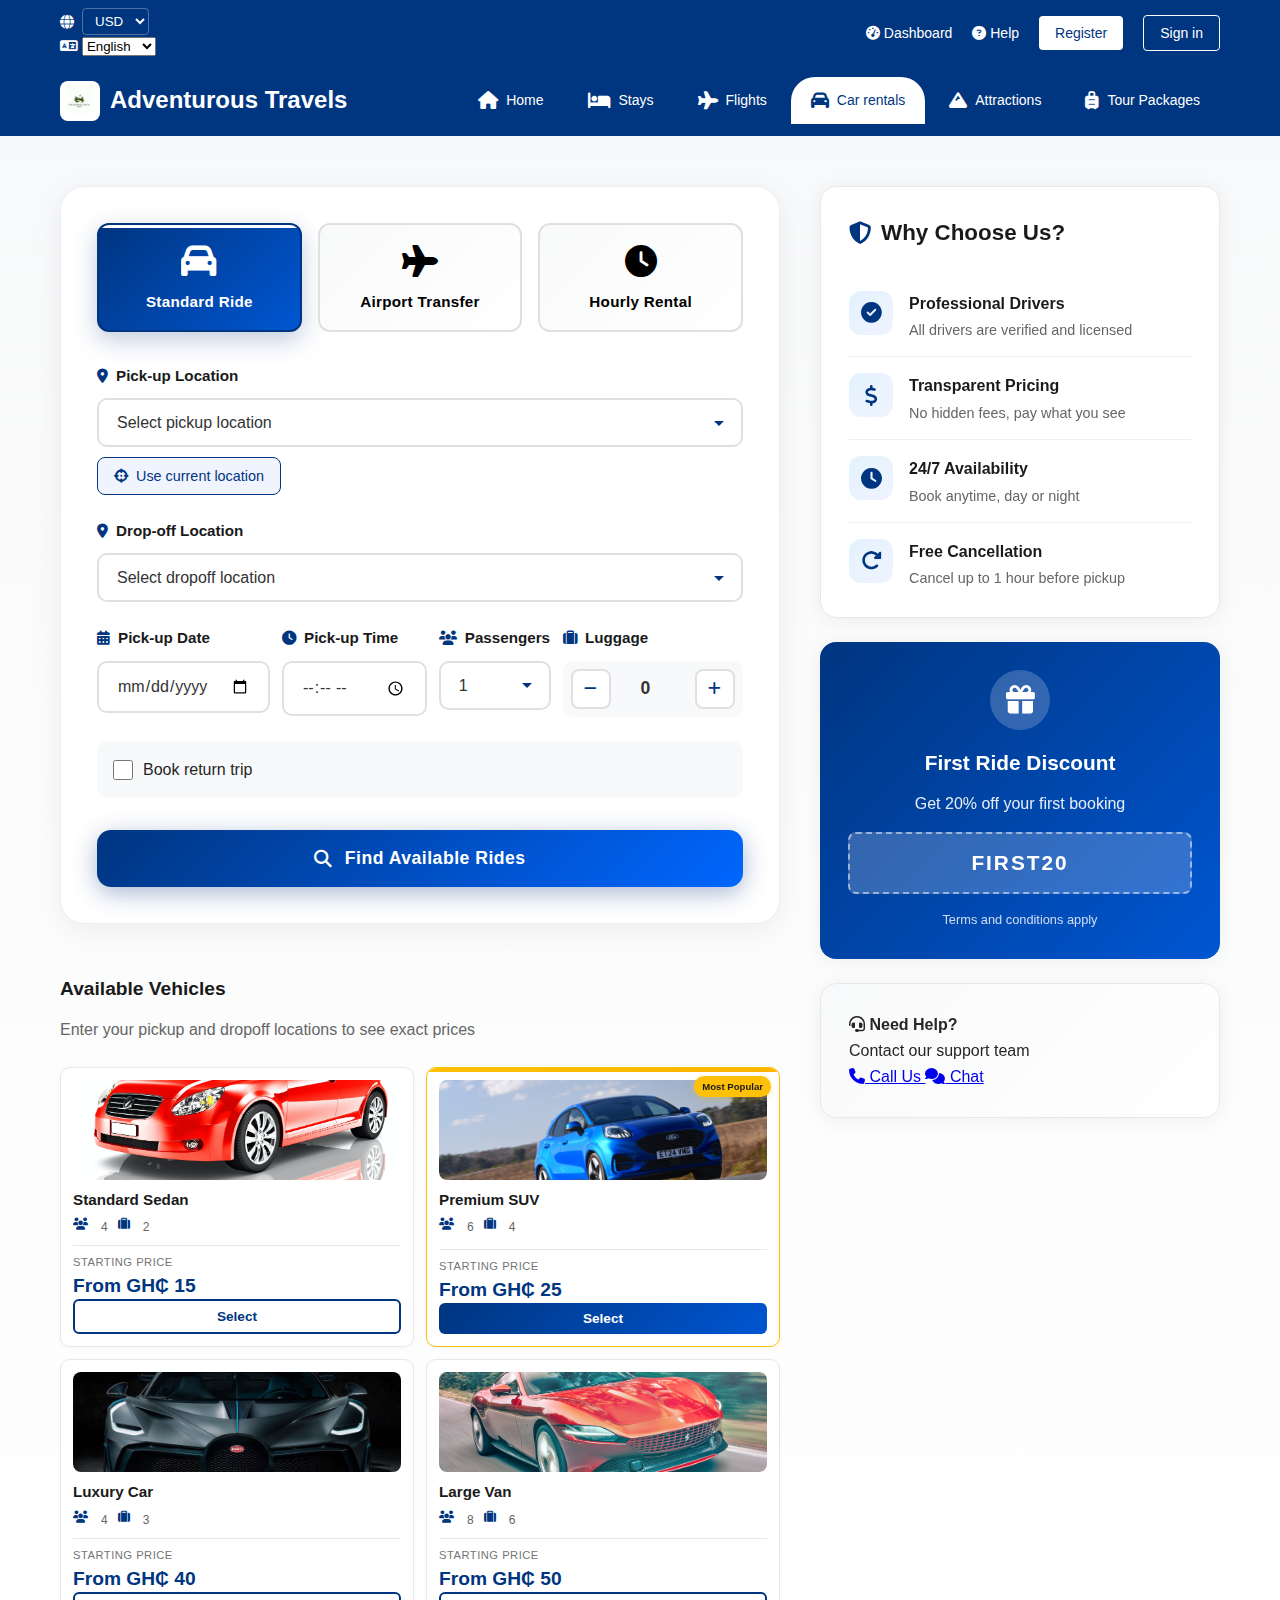
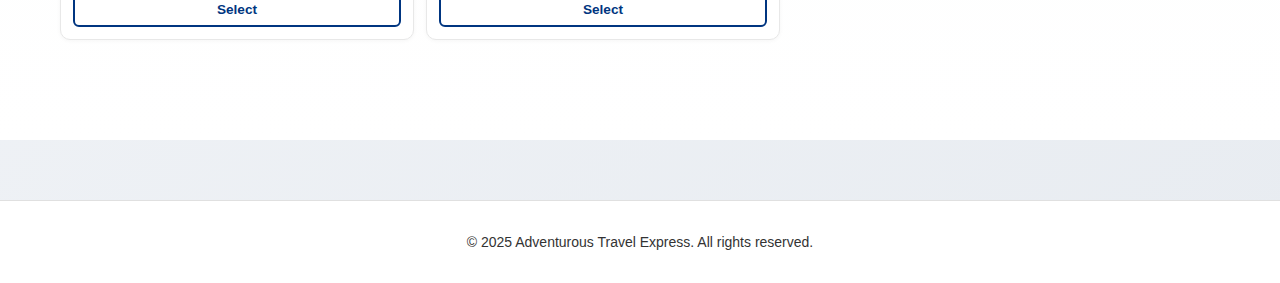
<file: taxis.html>
<!DOCTYPE html>
<html lang="en">
<head>
  <meta charset="UTF-8" />
  <meta name="viewport" content="width=device-width, initial-scale=1.0" />
  <title>Car Rentals - Adventurous Travel Express</title>
  <link rel="stylesheet" href="css/taxis.css" />
  <link rel="stylesheet" href="https://cdnjs.cloudflare.com/ajax/libs/font-awesome/6.4.0/css/all.min.css" />
</head>
<body>
  <!-- Top Header Bar -->
  <div class="top-header">
    <div class="container">
      <div class="top-header-content">
        <div>
          <div class="currency-selector">
            <i class="fas fa-globe"></i>
            <select id="currency">
              <option>USD</option>
              <option>EUR</option>
              <option>GBP</option>
            </select>
          </div>
          <div class="language-selector">
            <i class="fas fa-language"></i>
            <select id="languageSelector" onchange="changeLanguage(this.value)">
              <option value="en">English</option>
              <option value="fr">Français</option>
              <option value="es">Español</option>
              <option value="sw">Kiswahili</option>
            </select>
          </div>
        </div>
        <div class="top-header-right">
          <a href="dashboard.html" class="top-link"><i class="fas fa-tachometer-alt"></i> <span data-translate="dashboard">Dashboard</span></a>
          <a href="#" class="top-link"><i class="fas fa-question-circle"></i> <span data-translate="help">Help</span></a>
          <a href="signup.html" class="btn-top-register" data-translate="register">Register</a>
          <a href="login.html" class="btn-top-signin" data-translate="signin">Sign in</a>
        </div>
      </div>
    </div>
  </div>

  <!-- Main Navigation -->
  <nav class="main-nav">
    <div class="container">
      <div class="nav-content">
        <a href="index.html" class="logo">
          <img src="./assets/adventurousLogo.png" alt="Logo" />
          <span>Adventurous Travels</span>
        </a>
        
        <div class="nav-tabs">
          <a href="index.html" class="nav-tab">
            <i class="fas fa-home"></i>
            <span data-translate="home">Home</span>
          </a>
          <a href="hotels.html" class="nav-tab">
            <i class="fas fa-bed"></i>
            <span data-translate="stays">Stays</span>
          </a>
          <a href="flights.html" class="nav-tab">
            <i class="fas fa-plane"></i>
            <span data-translate="flights">Flights</span>
          </a>
          <a href="taxis.html" class="nav-tab active">
            <i class="fas fa-car"></i>
            <span data-translate="car_rentals">Car rentals</span>
          </a>
          <a href="parks.html" class="nav-tab">
            <i class="fas fa-mountain"></i>
            <span data-translate="attractions">Attractions</span>
          </a>
          <a href="tours.html" class="nav-tab">
            <i class="fas fa-suitcase-rolling"></i>
            <span data-translate="tour_packages">Tour Packages</span>
          </a>
        </div>
      </div>
    </div>
  </nav>

  <!-- Booking Section -->
  <section class="taxi-booking-section">
    <div class="container">
      <div class="booking-layout">
        <!-- Booking Form -->
        <div class="taxi-form-container">
          <div class="taxi-card">
            <div class="ride-type-selector">
              <button class="ride-type active" data-type="standard">
                <i class="fas fa-car"></i>
                <span>Standard Ride</span>
              </button>
              <button class="ride-type" data-type="airport">
                <i class="fas fa-plane"></i>
                <span>Airport Transfer</span>
              </button>
              <button class="ride-type" data-type="hourly">
                <i class="fas fa-clock"></i>
                <span>Hourly Rental</span>
              </button>
            </div>

            <form id="taxiForm" class="taxi-booking-form">
              <div class="form-group">
                <label><i class="fas fa-map-marker-alt"></i> Pick-up Location</label>
                <select 
                  name="pickup" 
                  id="pickup-select"
                  required
                >
                  <option value="">Select pickup location</option>
                </select>
                <button type="button" class="btn-current-location">
                  <i class="fas fa-crosshairs"></i> Use current location
                </button>
              </div>

              <div class="form-group">
                <label><i class="fas fa-map-marker-alt"></i> Drop-off Location</label>
                <select 
                  name="dropoff" 
                  id="dropoff-select"
                  required
                >
                  <option value="">Select dropoff location</option>
                </select>
              </div>

              <div class="form-row form-row-four">
                <div class="form-group">
                  <label><i class="fas fa-calendar-alt"></i> Pick-up Date</label>
                  <input type="date" name="date" required />
                </div>

                <div class="form-group">
                  <label><i class="fas fa-clock"></i> Pick-up Time</label>
                  <input type="time" name="time" required />
                </div>

                <div class="form-group">
                  <label><i class="fas fa-users"></i> Passengers</label>
                  <select name="passengers">
                    <option value="1">1</option>
                    <option value="2">2</option>
                    <option value="3">3</option>
                    <option value="4">4</option>
                    <option value="5">5+</option>
                  </select>
                </div>

                <div class="form-group">
                  <label><i class="fas fa-suitcase"></i> Luggage</label>
                  <div class="luggage-selector">
                    <button type="button" class="luggage-btn" data-count="minus">
                      <i class="fas fa-minus"></i>
                    </button>
                    <input type="number" name="luggage" value="0" min="0" max="10" readonly />
                    <button type="button" class="luggage-btn" data-count="plus">
                      <i class="fas fa-plus"></i>
                    </button>
                  </div>
                </div>
              </div>

              <div class="form-checkbox">
                <label>
                  <input type="checkbox" name="returnTrip" />
                  <span>Book return trip</span>
                </label>
              </div>

              <button type="submit" class="btn-search-taxis">
                <i class="fas fa-search"></i> Find Available Rides
              </button>
            </form>
          </div>

          <!-- Available Vehicles -->
          <div id="availableVehicles" class="available-vehicles">
            <h3>Available Vehicles</h3>
            
            <div class="vehicle-card">
              <div class="vehicle-image">
                <img src="./assets/car1.jpeg" alt="Sedan" />
              </div>
              <div class="vehicle-info">
                <h4>Standard Sedan</h4>
                <p class="vehicle-features">
                  <i class="fas fa-users"></i> 4 passengers
                  <i class="fas fa-suitcase"></i> 2 bags
                </p>
                <p class="vehicle-description">Comfortable rides for everyday trips</p>
                <div class="vehicle-rating">
                  <i class="fas fa-star"></i> 4.8 (1,234 rides)
                </div>
              </div>
              <div class="vehicle-price">
                <span class="price-label">from</span>
                <h3>$25</h3>
                <button class="btn-select-vehicle">Select</button>
              </div>
            </div>

            <div class="vehicle-card featured">
              <div class="popular-badge">Most Popular</div>
              <div class="vehicle-image">
                <img src="./assets/car2.jpg" alt="SUV" />
              </div>
              <div class="vehicle-info">
                <h4>Premium SUV</h4>
                <p class="vehicle-features">
                  <i class="fas fa-users"></i> 6 passengers
                  <i class="fas fa-suitcase"></i> 4 bags
                </p>
                <p class="vehicle-description">Extra space for groups and families</p>
                <div class="vehicle-rating">
                  <i class="fas fa-star"></i> 4.9 (2,456 rides)
                </div>
              </div>
              <div class="vehicle-price">
                <span class="price-label">from</span>
                <h3>$45</h3>
                <button class="btn-select-vehicle primary">Select</button>
              </div>
            </div>

            <div class="vehicle-card">
              <div class="vehicle-image">
                <img src="./assets/carBest.jpg" alt="Luxury" />
              </div>
              <div class="vehicle-info">
                <h4>Luxury Car</h4>
                <p class="vehicle-features">
                  <i class="fas fa-users"></i> 4 passengers
                  <i class="fas fa-suitcase"></i> 3 bags
                </p>
                <p class="vehicle-description">Premium comfort and style</p>
                <div class="vehicle-rating">
                  <i class="fas fa-star"></i> 5.0 (892 rides)
                </div>
              </div>
              <div class="vehicle-price">
                <span class="price-label">from</span>
                <h3>$75</h3>
                <button class="btn-select-vehicle">Select</button>
              </div>
            </div>

            <div class="vehicle-card">
              <div class="vehicle-image">
                <img src="./assets/carBest2.jpg" alt="Van" />
              </div>
              <div class="vehicle-info">
                <h4>Large Van</h4>
                <p class="vehicle-features">
                  <i class="fas fa-users"></i> 8 passengers
                  <i class="fas fa-suitcase"></i> 6 bags
                </p>
                <p class="vehicle-description">Perfect for large groups</p>
                <div class="vehicle-rating">
                  <i class="fas fa-star"></i> 4.7 (567 rides)
                </div>
              </div>
              <div class="vehicle-price">
                <span class="price-label">from</span>
                <h3>$95</h3>
                <button class="btn-select-vehicle">Select</button>
              </div>
            </div>
          </div>
        </div>

        <!-- Info Sidebar -->
        <aside class="taxi-sidebar">
          <div class="sidebar-card">
            <h3><i class="fas fa-shield-alt"></i> Why Choose Us?</h3>
            
            <div class="benefit-item">
              <div class="benefit-icon">
                <i class="fas fa-check-circle"></i>
              </div>
              <div>
                <h4>Professional Drivers</h4>
                <p>All drivers are verified and licensed</p>
              </div>
            </div>

            <div class="benefit-item">
              <div class="benefit-icon">
                <i class="fas fa-dollar-sign"></i>
              </div>
              <div>
                <h4>Transparent Pricing</h4>
                <p>No hidden fees, pay what you see</p>
              </div>
            </div>

            <div class="benefit-item">
              <div class="benefit-icon">
                <i class="fas fa-clock"></i>
              </div>
              <div>
                <h4>24/7 Availability</h4>
                <p>Book anytime, day or night</p>
              </div>
            </div>

            <div class="benefit-item">
              <div class="benefit-icon">
                <i class="fas fa-redo-alt"></i>
              </div>
              <div>
                <h4>Free Cancellation</h4>
                <p>Cancel up to 1 hour before pickup</p>
              </div>
            </div>
          </div>

          <div class="sidebar-card promo-card">
            <div class="promo-icon">
              <i class="fas fa-gift"></i>
            </div>
            <h4>First Ride Discount</h4>
            <p>Get 20% off your first booking</p>
            <div class="promo-code">
              <strong>FIRST20</strong>
            </div>
            <small>Terms and conditions apply</small>
          </div>

          <div class="sidebar-card contact-card">
            <h4><i class="fas fa-headset"></i> Need Help?</h4>
            <p>Contact our support team</p>
            <div class="contact-options">
              <a href="tel:+233123456789" class="contact-btn">
                <i class="fas fa-phone"></i> Call Us
              </a>
              <a href="#" class="contact-btn">
                <i class="fas fa-comments"></i> Chat
              </a>
            </div>
          </div>
        </aside>
      </div>
    </div>
  </section>


  <footer>
    <p>&copy; 2025 Adventurous Travel Express. All rights reserved.</p>
  </footer>

  <script src="js/translations.js"></script>
  <script src="js/api.js"></script>
  <script src="js/ghana-locations.js"></script>
  <script src="js/taxis.js"></script>
</body>
</html>
</file>
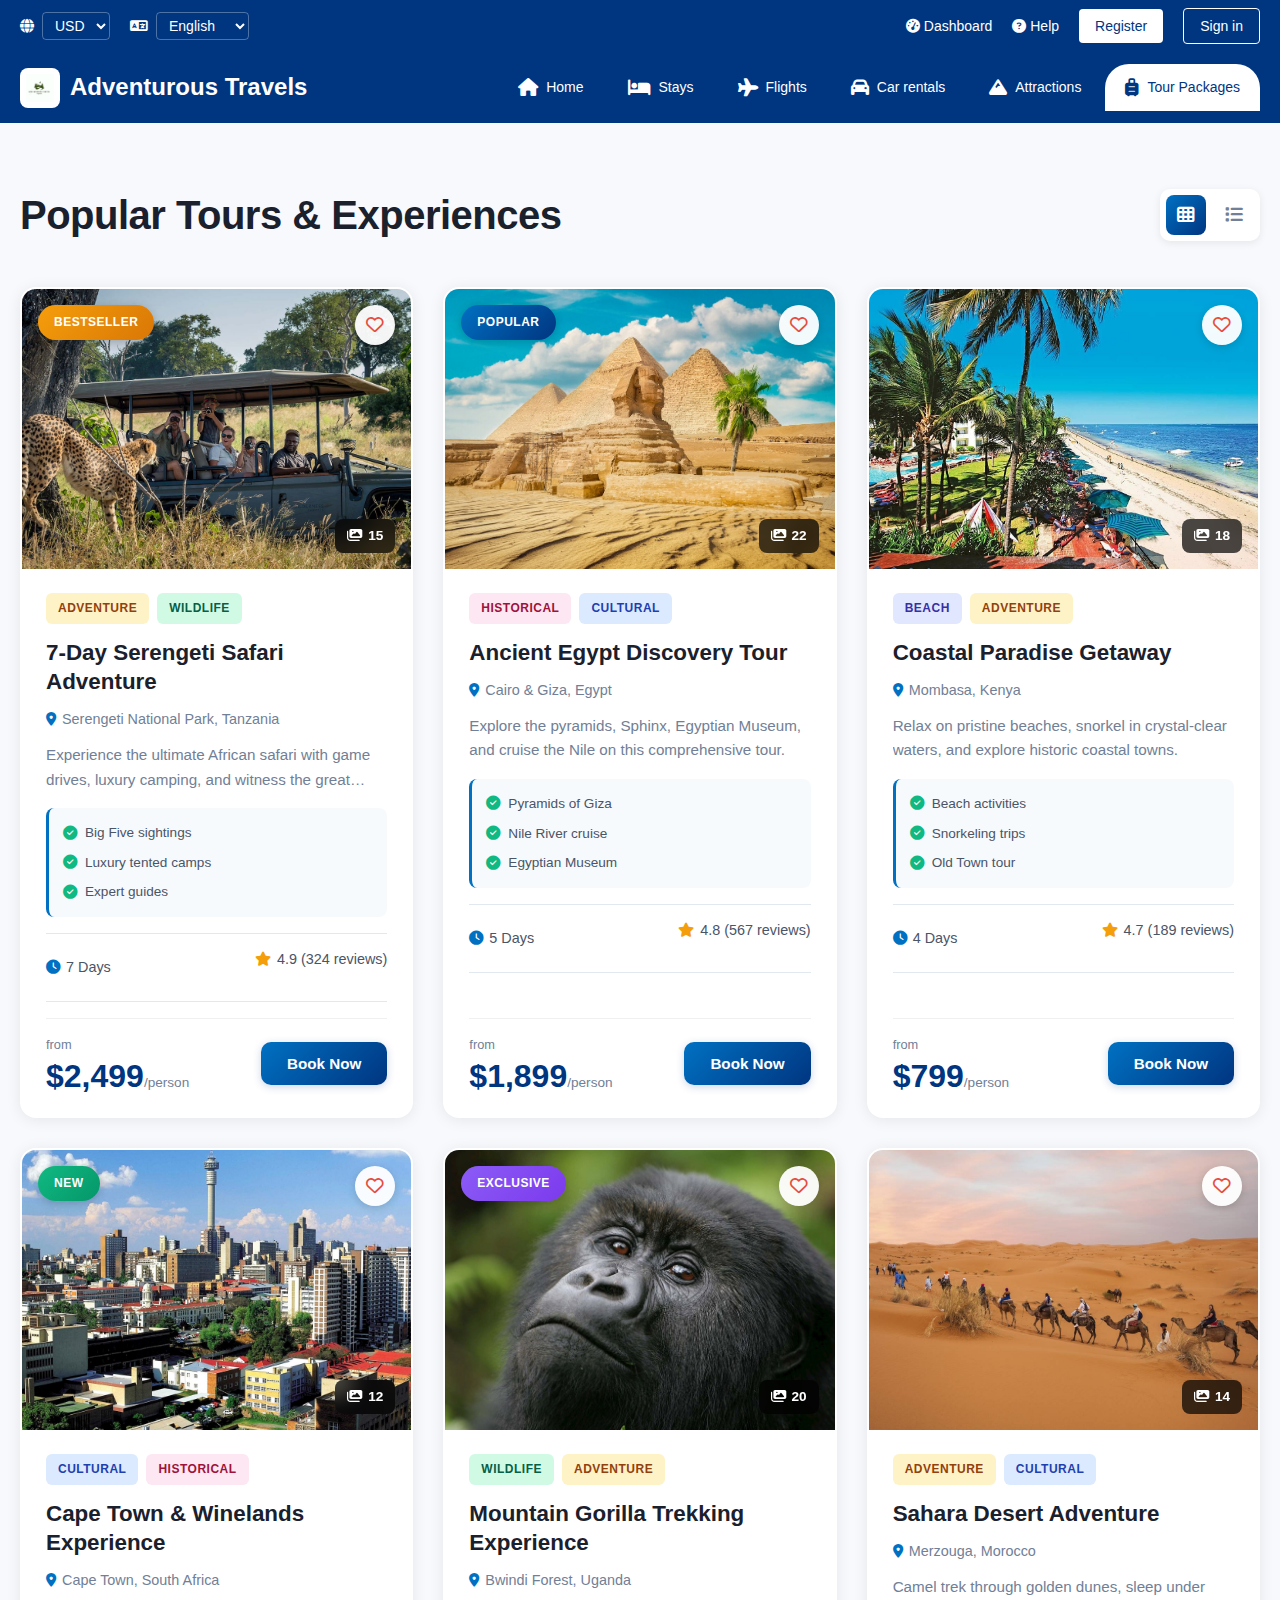
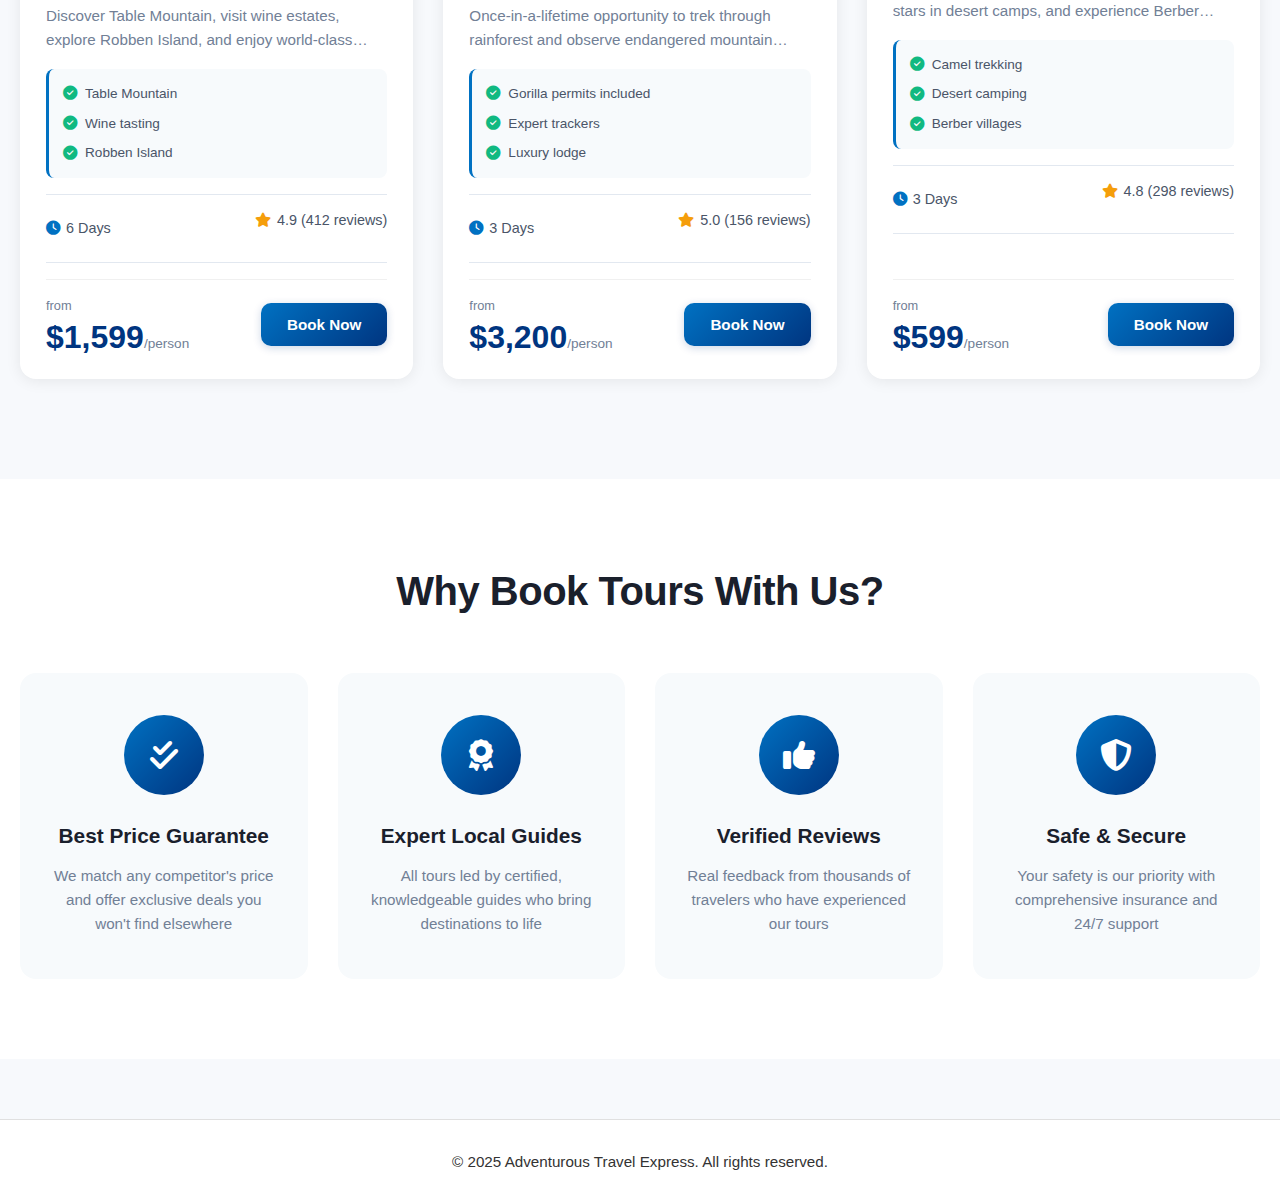
<file: tours.html>
<!DOCTYPE html>
<html lang="en">
<head>
  <meta charset="UTF-8" />
  <meta name="viewport" content="width=device-width, initial-scale=1.0" />
  <title>Tours & Experiences - Adventurous Travel Express</title>
  <link rel="stylesheet" href="css/style.css" />
  <link rel="stylesheet" href="css/tours.css" />
  <link rel="stylesheet" href="https://cdnjs.cloudflare.com/ajax/libs/font-awesome/6.4.0/css/all.min.css" />
</head>
<body>
  <!-- Top Header Bar -->
  <div class="top-header">
    <div class="container">
      <div class="top-header-content">
        <div>
          <div class="currency-selector">
            <i class="fas fa-globe"></i>
            <select id="currency">
              <option>USD</option>
              <option>EUR</option>
              <option>GBP</option>
            </select>
          </div>
          <div class="language-selector">
            <i class="fas fa-language"></i>
            <select id="languageSelector" onchange="changeLanguage(this.value)">
              <option value="en">English</option>
              <option value="fr">Français</option>
              <option value="es">Español</option>
              <option value="sw">Kiswahili</option>
            </select>
          </div>
        </div>
        <div class="top-header-right">
          <a href="dashboard.html" class="top-link"><i class="fas fa-tachometer-alt"></i> <span data-translate="dashboard">Dashboard</span></a>
          <a href="#" class="top-link"><i class="fas fa-question-circle"></i> <span data-translate="help">Help</span></a>
          <a href="signup.html" class="btn-top-register" data-translate="register">Register</a>
          <a href="login.html" class="btn-top-signin" data-translate="signin">Sign in</a>
        </div>
      </div>
    </div>
  </div>

  <!-- Main Navigation -->
  <nav class="main-nav">
    <div class="container">
      <div class="nav-content">
        <a href="index.html" class="logo">
          <img src="./assets/adventurousLogo.png" alt="Logo" />
          <span>Adventurous Travels</span>
        </a>
        
        <div class="nav-tabs">
          <a href="index.html" class="nav-tab">
            <i class="fas fa-home"></i>
            <span data-translate="home">Home</span>
          </a>
          <a href="hotels.html" class="nav-tab">
            <i class="fas fa-bed"></i>
            <span data-translate="stays">Stays</span>
          </a>
          <a href="flights.html" class="nav-tab">
            <i class="fas fa-plane"></i>
            <span data-translate="flights">Flights</span>
          </a>
          <a href="taxis.html" class="nav-tab">
            <i class="fas fa-car"></i>
            <span data-translate="car_rentals">Car rentals</span>
          </a>
          <a href="parks.html" class="nav-tab">
            <i class="fas fa-mountain"></i>
            <span data-translate="attractions">Attractions</span>
          </a>
          <a href="tours.html" class="nav-tab active">
            <i class="fas fa-suitcase-rolling"></i>
            <span data-translate="tour_packages">Tour Packages</span>
          </a>
        </div>
      </div>
    </div>
  </nav>

  <!-- Tours Grid -->
  <section class="tours-section">
    <div class="container">
      <div class="section-header">
        <h2>Popular Tours & Experiences</h2>
        <div class="view-toggle">
          <button class="view-btn active" data-view="grid"><i class="fas fa-th"></i></button>
          <button class="view-btn" data-view="list"><i class="fas fa-list"></i></button>
        </div>
      </div>

      <div class="tours-grid" id="toursGrid">
        <!-- Tour Card 1 -->
        <div class="tour-card">
          <div class="tour-image">
            <img src="./assets/serengetiSeven.jpg" alt="Safari Tour" />
            <div class="tour-badge bestseller">Bestseller</div>
            <button class="wishlist-btn">
              <i class="far fa-heart"></i>
            </button>
            <div class="image-gallery-indicator">
              <i class="fas fa-images"></i> 15
            </div>
          </div>
          <div class="tour-content">
            <div class="tour-category">
              <span class="category-tag adventure">Adventure</span>
              <span class="category-tag wildlife">Wildlife</span>
            </div>
            <h3>7-Day Serengeti Safari Adventure</h3>
            <p class="tour-location">
              <i class="fas fa-map-marker-alt"></i> Serengeti National Park, Tanzania
            </p>
            <p class="tour-description">
              Experience the ultimate African safari with game drives, luxury camping, and witness the great migration.
            </p>
            <div class="tour-highlights">
              <span><i class="fas fa-check-circle"></i> Big Five sightings</span>
              <span><i class="fas fa-check-circle"></i> Luxury tented camps</span>
              <span><i class="fas fa-check-circle"></i> Expert guides</span>
            </div>
            <div class="tour-meta">
              <div class="tour-duration">
                <i class="fas fa-clock"></i> 7 Days
              </div>
              <div class="tour-rating">
                <i class="fas fa-star"></i> 4.9 (324 reviews)
              </div>
            </div>
            <div class="tour-footer">
              <div class="tour-price">
                <span class="from">from</span>
                <h4>$2,499<small>/person</small></h4>
              </div>
              <button class="btn-book-tour">Book Now</button>
            </div>
          </div>
        </div>

        <!-- Tour Card 2 -->
        <div class="tour-card">
          <div class="tour-image">
            <img src="./assets/egyptHistory.jpg" alt="Pyramids Tour" />
            <div class="tour-badge popular">Popular</div>
            <button class="wishlist-btn">
              <i class="far fa-heart"></i>
            </button>
            <div class="image-gallery-indicator">
              <i class="fas fa-images"></i> 22
            </div>
          </div>
          <div class="tour-content">
            <div class="tour-category">
              <span class="category-tag historical">Historical</span>
              <span class="category-tag cultural">Cultural</span>
            </div>
            <h3>Ancient Egypt Discovery Tour</h3>
            <p class="tour-location">
              <i class="fas fa-map-marker-alt"></i> Cairo & Giza, Egypt
            </p>
            <p class="tour-description">
              Explore the pyramids, Sphinx, Egyptian Museum, and cruise the Nile on this comprehensive tour.
            </p>
            <div class="tour-highlights">
              <span><i class="fas fa-check-circle"></i> Pyramids of Giza</span>
              <span><i class="fas fa-check-circle"></i> Nile River cruise</span>
              <span><i class="fas fa-check-circle"></i> Egyptian Museum</span>
            </div>
            <div class="tour-meta">
              <div class="tour-duration">
                <i class="fas fa-clock"></i> 5 Days
              </div>
              <div class="tour-rating">
                <i class="fas fa-star"></i> 4.8 (567 reviews)
              </div>
            </div>
            <div class="tour-footer">
              <div class="tour-price">
                <span class="from">from</span>
                <h4>$1,899<small>/person</small></h4>
              </div>
              <button class="btn-book-tour">Book Now</button>
            </div>
          </div>
        </div>

        <!-- Tour Card 3 -->
        <div class="tour-card">
          <div class="tour-image">
            <img src="./assets/mombassa.jpeg" alt="Beach Tour" />
            <button class="wishlist-btn">
              <i class="far fa-heart"></i>
            </button>
            <div class="image-gallery-indicator">
              <i class="fas fa-images"></i> 18
            </div>
          </div>
          <div class="tour-content">
            <div class="tour-category">
              <span class="category-tag beach">Beach</span>
              <span class="category-tag adventure">Adventure</span>
            </div>
            <h3>Coastal Paradise Getaway</h3>
            <p class="tour-location">
              <i class="fas fa-map-marker-alt"></i> Mombasa, Kenya
            </p>
            <p class="tour-description">
              Relax on pristine beaches, snorkel in crystal-clear waters, and explore historic coastal towns.
            </p>
            <div class="tour-highlights">
              <span><i class="fas fa-check-circle"></i> Beach activities</span>
              <span><i class="fas fa-check-circle"></i> Snorkeling trips</span>
              <span><i class="fas fa-check-circle"></i> Old Town tour</span>
            </div>
            <div class="tour-meta">
              <div class="tour-duration">
                <i class="fas fa-clock"></i> 4 Days
              </div>
              <div class="tour-rating">
                <i class="fas fa-star"></i> 4.7 (189 reviews)
              </div>
            </div>
            <div class="tour-footer">
              <div class="tour-price">
                <span class="from">from</span>
                <h4>$799<small>/person</small></h4>
              </div>
              <button class="btn-book-tour">Book Now</button>
            </div>
          </div>
        </div>

        <!-- Tour Card 4 -->
        <div class="tour-card">
          <div class="tour-image">
            <img src="./assets/johanesburg.jpg" alt="City Tour" />
            <div class="tour-badge new">New</div>
            <button class="wishlist-btn">
              <i class="far fa-heart"></i>
            </button>
            <div class="image-gallery-indicator">
              <i class="fas fa-images"></i> 12
            </div>
          </div>
          <div class="tour-content">
            <div class="tour-category">
              <span class="category-tag cultural">Cultural</span>
              <span class="category-tag historical">Historical</span>
            </div>
            <h3>Cape Town & Winelands Experience</h3>
            <p class="tour-location">
              <i class="fas fa-map-marker-alt"></i> Cape Town, South Africa
            </p>
            <p class="tour-description">
              Discover Table Mountain, visit wine estates, explore Robben Island, and enjoy world-class cuisine.
            </p>
            <div class="tour-highlights">
              <span><i class="fas fa-check-circle"></i> Table Mountain</span>
              <span><i class="fas fa-check-circle"></i> Wine tasting</span>
              <span><i class="fas fa-check-circle"></i> Robben Island</span>
            </div>
            <div class="tour-meta">
              <div class="tour-duration">
                <i class="fas fa-clock"></i> 6 Days
              </div>
              <div class="tour-rating">
                <i class="fas fa-star"></i> 4.9 (412 reviews)
              </div>
            </div>
            <div class="tour-footer">
              <div class="tour-price">
                <span class="from">from</span>
                <h4>$1,599<small>/person</small></h4>
              </div>
              <button class="btn-book-tour">Book Now</button>
            </div>
          </div>
        </div>

        <!-- Tour Card 5 -->
        <div class="tour-card">
          <div class="tour-image">
            <img src="./assets/gorilla.jpeg" alt="Gorilla Trek" />
            <div class="tour-badge exclusive">Exclusive</div>
            <button class="wishlist-btn">
              <i class="far fa-heart"></i>
            </button>
            <div class="image-gallery-indicator">
              <i class="fas fa-images"></i> 20
            </div>
          </div>
          <div class="tour-content">
            <div class="tour-category">
              <span class="category-tag wildlife">Wildlife</span>
              <span class="category-tag adventure">Adventure</span>
            </div>
            <h3>Mountain Gorilla Trekking Experience</h3>
            <p class="tour-location">
              <i class="fas fa-map-marker-alt"></i> Bwindi Forest, Uganda
            </p>
            <p class="tour-description">
              Once-in-a-lifetime opportunity to trek through rainforest and observe endangered mountain gorillas.
            </p>
            <div class="tour-highlights">
              <span><i class="fas fa-check-circle"></i> Gorilla permits included</span>
              <span><i class="fas fa-check-circle"></i> Expert trackers</span>
              <span><i class="fas fa-check-circle"></i> Luxury lodge</span>
            </div>
            <div class="tour-meta">
              <div class="tour-duration">
                <i class="fas fa-clock"></i> 3 Days
              </div>
              <div class="tour-rating">
                <i class="fas fa-star"></i> 5.0 (156 reviews)
              </div>
            </div>
            <div class="tour-footer">
              <div class="tour-price">
                <span class="from">from</span>
                <h4>$3,200<small>/person</small></h4>
              </div>
              <button class="btn-book-tour">Book Now</button>
            </div>
          </div>
        </div>

        <!-- Tour Card 6 -->
        <div class="tour-card">
          <div class="tour-image">
            <img src="./assets/sahara.jpg" alt="Desert Tour" />
            <button class="wishlist-btn">
              <i class="far fa-heart"></i>
            </button>
            <div class="image-gallery-indicator">
              <i class="fas fa-images"></i> 14
            </div>
          </div>
          <div class="tour-content">
            <div class="tour-category">
              <span class="category-tag adventure">Adventure</span>
              <span class="category-tag cultural">Cultural</span>
            </div>
            <h3>Sahara Desert Adventure</h3>
            <p class="tour-location">
              <i class="fas fa-map-marker-alt"></i> Merzouga, Morocco
            </p>
            <p class="tour-description">
              Camel trek through golden dunes, sleep under stars in desert camps, and experience Berber culture.
            </p>
            <div class="tour-highlights">
              <span><i class="fas fa-check-circle"></i> Camel trekking</span>
              <span><i class="fas fa-check-circle"></i> Desert camping</span>
              <span><i class="fas fa-check-circle"></i> Berber villages</span>
            </div>
            <div class="tour-meta">
              <div class="tour-duration">
                <i class="fas fa-clock"></i> 3 Days
              </div>
              <div class="tour-rating">
                <i class="fas fa-star"></i> 4.8 (298 reviews)
              </div>
            </div>
            <div class="tour-footer">
              <div class="tour-price">
                <span class="from">from</span>
                <h4>$599<small>/person</small></h4>
              </div>
              <button class="btn-book-tour">Book Now</button>
            </div>
          </div>
        </div>
      </div>
    </div>
  </section>

  <!-- Why Choose Us -->
  <section class="why-choose-section">
    <div class="container">
      <h2>Why Book Tours With Us?</h2>
      <div class="why-choose-grid">
        <div class="why-choose-card">
          <div class="why-icon">
            <i class="fas fa-check-double"></i>
          </div>
          <h3>Best Price Guarantee</h3>
          <p>We match any competitor's price and offer exclusive deals you won't find elsewhere</p>
        </div>

        <div class="why-choose-card">
          <div class="why-icon">
            <i class="fas fa-award"></i>
          </div>
          <h3>Expert Local Guides</h3>
          <p>All tours led by certified, knowledgeable guides who bring destinations to life</p>
        </div>

        <div class="why-choose-card">
          <div class="why-icon">
            <i class="fas fa-thumbs-up"></i>
          </div>
          <h3>Verified Reviews</h3>
          <p>Real feedback from thousands of travelers who have experienced our tours</p>
        </div>

        <div class="why-choose-card">
          <div class="why-icon">
            <i class="fas fa-shield-alt"></i>
          </div>
          <h3>Safe & Secure</h3>
          <p>Your safety is our priority with comprehensive insurance and 24/7 support</p>
        </div>
      </div>
    </div>
  </section>

  <footer>
    <p>&copy; 2025 Adventurous Travel Express. All rights reserved.</p>
  </footer>

  <script src="js/translations.js"></script>
  <script src="js/api.js"></script>
  <script src="js/tours.js"></script>
</body>
</html>
</file>
<file: css/admin.css>
* {
  margin: 0;
  padding: 0;
  box-sizing: border-box;
}

body {
  font-family: -apple-system, BlinkMacSystemFont, 'Segoe UI', Roboto, 'Helvetica Neue', Arial, sans-serif;
  background: #f5f7fa;
  color: #333;
}

.container {
  max-width: 1400px;
  margin: 0 auto;
  padding: 0 20px;
}

/* Header */
.admin-header {
  background: white;
  border-bottom: 1px solid #e0e0e0;
  padding: 16px 0;
  position: sticky;
  top: 0;
  z-index: 100;
}

.header-content {
  display: flex;
  justify-content: space-between;
  align-items: center;
}

.logo {
  display: flex;
  align-items: center;
  gap: 12px;
  font-size: 1.2rem;
  font-weight: 700;
  color: #003580;
}

.logo img {
  height: 40px;
}

.admin-info {
  display: flex;
  align-items: center;
  gap: 16px;
}

.admin-info span {
  font-weight: 600;
  color: #333;
}

.btn-logout {
  padding: 8px 16px;
  background: #dc3545;
  color: white;
  border: none;
  border-radius: 6px;
  cursor: pointer;
  font-size: 0.9rem;
  transition: background 0.3s;
}

.btn-logout:hover {
  background: #c82333;
}

/* Layout */
.admin-layout {
  display: flex;
  min-height: calc(100vh - 73px);
}

/* Sidebar */
.admin-sidebar {
  width: 260px;
  background: white;
  border-right: 1px solid #e0e0e0;
  padding: 24px 0;
}

.sidebar-nav {
  display: flex;
  flex-direction: column;
}

.nav-item {
  display: flex;
  align-items: center;
  gap: 12px;
  padding: 14px 24px;
  color: #666;
  text-decoration: none;
  transition: all 0.3s;
  position: relative;
}

.nav-item i {
  font-size: 1.1rem;
  width: 20px;
}

.nav-item:hover {
  background: #f8f9fa;
  color: #003580;
}

.nav-item.active {
  background: #e3f2fd;
  color: #003580;
  font-weight: 600;
  border-left: 3px solid #003580;
}

.nav-item .badge {
  margin-left: auto;
  background: #ff5722;
  color: white;
  padding: 2px 8px;
  border-radius: 12px;
  font-size: 0.75rem;
  font-weight: 600;
}

/* Main Content */
.admin-content {
  flex: 1;
  padding: 32px;
  overflow-y: auto;
}

.content-section {
  display: none;
}

.content-section.active {
  display: block;
}

.content-section h1 {
  font-size: 2rem;
  color: #1a1a1a;
  margin-bottom: 24px;
}

.content-section h2 {
  font-size: 1.3rem;
  color: #333;
  margin-bottom: 16px;
}

/* Stats Grid */
.stats-grid {
  display: grid;
  grid-template-columns: repeat(auto-fit, minmax(240px, 1fr));
  gap: 20px;
  margin-bottom: 32px;
}

.stat-card {
  background: white;
  padding: 24px;
  border-radius: 12px;
  box-shadow: 0 2px 8px rgba(0, 0, 0, 0.06);
  display: flex;
  align-items: center;
  gap: 16px;
}

.stat-icon {
  width: 60px;
  height: 60px;
  border-radius: 12px;
  display: flex;
  align-items: center;
  justify-content: center;
  font-size: 1.5rem;
  color: white;
}

.stat-icon.blue {
  background: linear-gradient(135deg, #003580 0%, #0056d2 100%);
}

.stat-icon.orange {
  background: linear-gradient(135deg, #ff9800 0%, #ff5722 100%);
}

.stat-icon.green {
  background: linear-gradient(135deg, #4caf50 0%, #2e7d32 100%);
}

.stat-icon.purple {
  background: linear-gradient(135deg, #9c27b0 0%, #7b1fa2 100%);
}

.stat-info h3 {
  font-size: 2rem;
  font-weight: 700;
  color: #1a1a1a;
  margin-bottom: 4px;
}

.stat-info p {
  color: #666;
  font-size: 0.9rem;
}

/* Chart Container */
.chart-container {
  background: white;
  padding: 24px;
  border-radius: 12px;
  box-shadow: 0 2px 8px rgba(0, 0, 0, 0.06);
  margin-bottom: 32px;
}

.booking-types-grid {
  display: grid;
  grid-template-columns: repeat(auto-fit, minmax(150px, 1fr));
  gap: 16px;
  margin-top: 16px;
}

.type-card {
  background: #f8f9fa;
  padding: 20px;
  border-radius: 8px;
  text-align: center;
}

.type-card h4 {
  font-size: 1.8rem;
  color: #003580;
  margin-bottom: 8px;
}

.type-card p {
  color: #666;
  text-transform: capitalize;
}

/* Recent Bookings */
.recent-bookings {
  background: white;
  padding: 24px;
  border-radius: 12px;
  box-shadow: 0 2px 8px rgba(0, 0, 0, 0.06);
}

/* Bookings List */
.bookings-list {
  display: flex;
  flex-direction: column;
  gap: 12px;
}

.booking-item {
  background: #f8f9fa;
  padding: 16px;
  border-radius: 8px;
  display: flex;
  justify-content: space-between;
  align-items: center;
  transition: all 0.3s;
  cursor: pointer;
}

.booking-item:hover {
  background: #e3f2fd;
  transform: translateX(4px);
}

.booking-info {
  flex: 1;
}

.booking-info h4 {
  font-size: 1rem;
  color: #1a1a1a;
  margin-bottom: 4px;
}

.booking-info p {
  font-size: 0.85rem;
  color: #666;
}

.booking-status {
  padding: 6px 12px;
  border-radius: 20px;
  font-size: 0.8rem;
  font-weight: 600;
  text-transform: uppercase;
}

.booking-status.pending {
  background: #fff3e0;
  color: #e65100;
}

.booking-status.confirmed {
  background: #e8f5e9;
  color: #2e7d32;
}

.booking-status.cancelled {
  background: #ffebee;
  color: #c62828;
}

/* Section Header */
.section-header {
  display: flex;
  justify-content: space-between;
  align-items: center;
  margin-bottom: 24px;
}

.filters {
  display: flex;
  gap: 12px;
}

.filter-select {
  padding: 10px 16px;
  border: 1px solid #e0e0e0;
  border-radius: 6px;
  background: white;
  cursor: pointer;
  font-size: 0.9rem;
}

/* Bookings Table */
.bookings-table-container {
  background: white;
  border-radius: 12px;
  box-shadow: 0 2px 8px rgba(0, 0, 0, 0.06);
  overflow: hidden;
}

.bookings-table {
  width: 100%;
  border-collapse: collapse;
}

.bookings-table thead {
  background: #f8f9fa;
}

.bookings-table th {
  padding: 16px;
  text-align: left;
  font-weight: 600;
  color: #666;
  font-size: 0.9rem;
  border-bottom: 2px solid #e0e0e0;
}

.bookings-table td {
  padding: 16px;
  border-bottom: 1px solid #f0f0f0;
}

.bookings-table tbody tr {
  cursor: pointer;
  transition: background 0.3s;
}

.bookings-table tbody tr:hover {
  background: #f8f9fa;
}

.table-actions {
  display: flex;
  gap: 8px;
}

.btn-action {
  padding: 6px 12px;
  border: none;
  border-radius: 6px;
  cursor: pointer;
  font-size: 0.85rem;
  font-weight: 600;
  transition: all 0.3s;
}

.btn-confirm {
  background: #4caf50;
  color: white;
}

.btn-confirm:hover {
  background: #388e3c;
}

.btn-cancel {
  background: #f44336;
  color: white;
}

.btn-cancel:hover {
  background: #d32f2f;
}

.btn-view {
  background: #2196f3;
  color: white;
}

.btn-view:hover {
  background: #1976d2;
}

/* Modal */
.modal {
  display: none;
  position: fixed;
  z-index: 1000;
  left: 0;
  top: 0;
  width: 100%;
  height: 100%;
  background: rgba(0, 0, 0, 0.5);
}

.modal.show {
  display: flex;
  align-items: center;
  justify-content: center;
}

.modal-content {
  background: white;
  padding: 32px;
  border-radius: 12px;
  max-width: 600px;
  width: 90%;
  max-height: 80vh;
  overflow-y: auto;
  position: relative;
}

.close {
  position: absolute;
  top: 16px;
  right: 16px;
  font-size: 2rem;
  cursor: pointer;
  color: #666;
}

.close:hover {
  color: #000;
}

.booking-detail-section {
  margin-bottom: 24px;
}

.booking-detail-section h3 {
  font-size: 1.2rem;
  color: #003580;
  margin-bottom: 12px;
}

.detail-row {
  display: flex;
  justify-content: space-between;
  padding: 8px 0;
  border-bottom: 1px solid #f0f0f0;
}

.detail-label {
  font-weight: 600;
  color: #666;
}

.detail-value {
  color: #1a1a1a;
}

.modal-actions {
  display: flex;
  gap: 12px;
  margin-top: 24px;
}

.modal-actions button {
  flex: 1;
  padding: 12px;
  border: none;
  border-radius: 8px;
  font-size: 1rem;
  font-weight: 600;
  cursor: pointer;
  transition: all 0.3s;
}

/* Users Table */
.users-table-container {
  background: white;
  border-radius: 12px;
  box-shadow: 0 2px 8px rgba(0, 0, 0, 0.06);
  overflow: hidden;
}

/* Responsive */
@media (max-width: 968px) {
  .admin-layout {
    flex-direction: column;
  }

  .admin-sidebar {
    width: 100%;
    border-right: none;
    border-bottom: 1px solid #e0e0e0;
  }

  .sidebar-nav {
    flex-direction: row;
    overflow-x: auto;
  }

  .nav-item {
    flex-direction: column;
    text-align: center;
    padding: 12px 16px;
  }

  .stats-grid {
    grid-template-columns: repeat(2, 1fr);
  }

  .admin-content {
    padding: 20px;
  }
}

@media (max-width: 640px) {
  .stats-grid {
    grid-template-columns: 1fr;
  }

  .bookings-table {
    font-size: 0.85rem;
  }

  .bookings-table th,
  .bookings-table td {
    padding: 12px 8px;
  }
}
</file>
<file: css/dashboard.css>
/* ============================================
   CLEAN DASHBOARD STYLES
   ============================================ */

* {
  margin: 0;
  padding: 0;
  box-sizing: border-box;
}

body {
  font-family: -apple-system, BlinkMacSystemFont, 'Segoe UI', Roboto, Oxygen, Ubuntu, Cantarell, sans-serif;
  background: #f7f9fc;
  color: #2d3748;
  line-height: 1.6;
}

.container {
  max-width: 1200px;
  margin: 0 auto;
  padding: 0 20px;
}

/* ============================================
   TOP HEADER - CLEAN & MINIMAL
   ============================================ */
.dashboard-topbar {
  background:  #00224d;
  padding: 20px 0;
  box-shadow: 0 2px 15px rgba(0, 0, 0, 0.1);
}

.topbar-content {
  display: flex;
  justify-content: space-between;
  align-items: center;
}

.brand {
  display: flex;
  align-items: center;
  gap: 12px;
}

.brand-logo {
  height: 40px;
  width: auto;
  filter: brightness(0) invert(1);
}

.brand-text {
  font-size: 1.5rem;
  font-weight: 700;
  color: white;
  letter-spacing: -0.5px;
}

.user-section {
  display: flex;
  align-items: center;
  gap: 20px;
}

.user-info {
  display: flex;
  align-items: center;
  gap: 15px;
}

.notification-icon {
  color: white;
  font-size: 1.2rem;
  cursor: pointer;
  transition: transform 0.3s;
}

.notification-icon:hover {
  transform: scale(1.1);
}

.user-greeting {
  color: white;
  font-size: 1rem;
}

.user-greeting strong {
  font-weight: 600;
}

.logout-btn {
  background: rgba(255, 255, 255, 0.2);
  border: none;
  color: white;
  padding: 10px 16px;
  border-radius: 8px;
  cursor: pointer;
  font-size: 1rem;
  transition: all 0.3s;
  display: flex;
  align-items: center;
  gap: 8px;
}

.logout-btn:hover {
  background: rgba(255, 255, 255, 0.3);
  transform: translateY(-2px);
}

/* ============================================
   MAIN DASHBOARD
   ============================================ */
.dashboard-main {
  padding: 40px 0 80px;
}

/* Stats Section */
.stats-section {
  display: grid;
  grid-template-columns: repeat(auto-fit, minmax(250px, 1fr));
  gap: 24px;
  margin-bottom: 50px;
}

.stat-box {
  background: white;
  padding: 35px 30px;
  border-radius: 16px;
  box-shadow: 0 2px 10px rgba(0, 0, 0, 0.05);
  display: flex;
  align-items: center;
  gap: 24px;
  transition: all 0.3s;
}

.stat-box:hover {
  transform: translateY(-5px);
  box-shadow: 0 8px 25px rgba(0, 0, 0, 0.1);
}

.stat-icon {
  width: 60px;
  height: 60px;
  background: #0071c2;
  border-radius: 12px;
  display: flex;
  align-items: center;
  justify-content: center;
  font-size: 1.8rem;
  color: white;
}

.stat-details h3 {
  font-size: 2.5rem;
  font-weight: 700;
  color: #1a202c;
  margin-bottom: 6px;
}

.stat-details p {
  font-size: 1rem;
  color: #718096;
  font-weight: 500;
}

/* Section Title */
.section-title {
  font-size: 1.75rem;
  font-weight: 700;
  color: #1a202c;
  margin-bottom: 28px;
  display: flex;
  align-items: center;
  gap: 10px;
}

/* Quick Actions */
.quick-actions-section {
  margin-bottom: 50px;
}

.actions-grid {
  display: grid;
  grid-template-columns: repeat(auto-fit, minmax(200px, 1fr));
  gap: 20px;
}

.action-card {
  background: white;
  padding: 35px;
  border-radius: 16px;
  text-align: center;
  text-decoration: none;
  color: #2d3748;
  box-shadow: 0 2px 10px rgba(0, 0, 0, 0.05);
  transition: all 0.3s;
  display: flex;
  flex-direction: column;
  align-items: center;
  gap: 14px;
}

.action-card:hover {
  transform: translateY(-8px);
  box-shadow: 0 12px 30px rgba(0, 113, 194, 0.2);
  color: #0071c2;
}

.action-card i {
  font-size: 2.5rem;
  color: #0071c2;
  transition: transform 0.3s;
}

.action-card:hover i {
  transform: scale(1.15);
}

.action-card span {
  font-size: 1.1rem;
  font-weight: 600;
}

/* Bookings Section */
.bookings-section {
  background: white;
  padding: 40px;
  border-radius: 16px;
  box-shadow: 0 2px 10px rgba(0, 0, 0, 0.05);
  margin-bottom: 50px;
}

.section-header {
  display: flex;
  justify-content: space-between;
  align-items: center;
  margin-bottom: 30px;
  flex-wrap: wrap;
  gap: 20px;
}

.filter-tabs {
  display: flex;
  gap: 10px;
  flex-wrap: wrap;
}

.filter-tab {
  background: #edf2f7;
  border: none;
  padding: 10px 20px;
  border-radius: 20px;
  font-size: 0.9rem;
  font-weight: 500;
  color: #4a5568;
  cursor: pointer;
  transition: all 0.3s;
}

.filter-tab:hover {
  background: #e2e8f0;
}

.filter-tab.active {
  background: #0071c2;
  color: white;
}

/* Booking Cards */
.bookings-grid {
  display: grid;
  gap: 20px;
}

.booking-card {
  background: #f7fafc;
  border: 2px solid #e2e8f0;
  border-radius: 12px;
  padding: 24px;
  display: flex;
  justify-content: space-between;
  align-items: flex-start;
  transition: all 0.3s;
}

.booking-card:hover {
  border-color: #0071c2;
  box-shadow: 0 4px 15px rgba(0, 113, 194, 0.15);
}

.booking-card-header {
  display: flex;
  align-items: flex-start;
  gap: 16px;
  flex: 1;
}

.booking-type-icon {
  width: 50px;
  height: 50px;
  border-radius: 10px;
  display: flex;
  align-items: center;
  justify-content: center;
  font-size: 1.5rem;
  color: white;
}

.booking-type-icon.flight {
  background: #003580;
}

.booking-type-icon.hotel {
  background: linear-gradient(135deg, #f093fb 0%, #f5576c 100%);
}

.booking-type-icon.taxi {
  background: linear-gradient(135deg, #4facfe 0%, #00f2fe 100%);
}

.booking-type-icon.tour {
  background: linear-gradient(135deg, #43e97b 0%, #38f9d7 100%);
}

.booking-type-icon.park {
  background: linear-gradient(135deg, #fa709a 0%, #fee140 100%);
}

.booking-card-body {
  flex: 1;
}

.booking-card-body h4 {
  font-size: 1.1rem;
  color: #1a202c;
  margin-bottom: 4px;
}

.booking-airline-info {
  color: #718096;
  font-size: 0.85rem;
  margin-bottom: 8px;
}

.booking-route,
.booking-location {
  color: #1a202c;
  font-size: 0.95rem;
  font-weight: 500;
  margin-bottom: 12px;
  display: flex;
  align-items: center;
  gap: 8px;
}

.route-airport {
  display: flex;
  align-items: center;
  gap: 8px;
}

.booking-details {
  display: flex;
  flex-wrap: wrap;
  gap: 16px;
  margin-bottom: 16px;
}

.detail-item {
  display: flex;
  align-items: center;
  gap: 6px;
  font-size: 0.85rem;
  color: #718096;
}

.detail-item i {
  color: #0071c2;
}

.booking-price {
  display: flex;
  align-items: baseline;
  gap: 8px;
}

.price-label {
  font-size: 0.85rem;
  color: #718096;
}

.price-amount {
  font-size: 1.4rem;
  font-weight: 700;
  color: #0071c2;
}

.booking-badges {
  display: flex;
  gap: 8px;
  flex-wrap: wrap;
}

.badge {
  padding: 6px 12px;
  border-radius: 20px;
  font-size: 0.8rem;
  font-weight: 600;
}

.badge.confirmed {
  background: #c6f6d5;
  color: #22543d;
}

.badge.pending {
  background: #feebc8;
  color: #7c2d12;
}

.badge.cancelled {
  background: #fed7d7;
  color: #742a2a;
}

.badge.paid {
  background: #bee3f8;
  color: #2c5282;
}

.booking-card-footer {
  display: flex;
  gap: 10px;
  margin-top: 16px;
  padding-top: 16px;
  border-top: 1px solid #e2e8f0;
}

.btn-view-details,
.btn-pay-now,
.btn-cancel {
  padding: 8px 16px;
  border-radius: 8px;
  font-size: 0.9rem;
  font-weight: 500;
  border: none;
  cursor: pointer;
  transition: all 0.3s;
  display: flex;
  align-items: center;
  gap: 6px;
}

.btn-view-details {
  background: #edf2f7;
  color: #4a5568;
}

.btn-view-details:hover {
  background: #e2e8f0;
}

.btn-pay-now {
  background: #0071c2;
  color: white;
}

.btn-pay-now:hover {
  background: #00609e;
  transform: translateY(-2px);
  box-shadow: 0 4px 15px rgba(0, 113, 194, 0.3);
}

.btn-cancel {
  background: #fed7d7;
  color: #742a2a;
}

.btn-cancel:hover {
  background: #fc8181;
  color: white;
}

/* Empty State */
.empty-state {
  text-align: center;
  padding: 60px 20px;
}

.empty-state i {
  font-size: 4rem;
  color: #cbd5e0;
  margin-bottom: 20px;
}

.empty-state h3 {
  font-size: 1.5rem;
  color: #4a5568;
  margin-bottom: 10px;
}

.empty-state p {
  color: #718096;
  margin-bottom: 24px;
}

.empty-state .btn-primary {
  display: inline-block;
  padding: 12px 32px;
  background: #0071c2;
  color: white;
  text-decoration: none;
  border-radius: 8px;
  font-weight: 600;
  transition: all 0.3s;
}

.empty-state .btn-primary:hover {
  background: #00609e;
  transform: translateY(-2px);
  box-shadow: 0 6px 20px rgba(0, 113, 194, 0.3);
}

/* Loading State */
.loading-state {
  text-align: center;
  padding: 60px 20px;
  color: #718096;
}

.loading-state i {
  font-size: 3rem;
  color: #0071c2;
  margin-bottom: 16px;
}

/* Activity Section */
.activity-section {
  background: white;
  padding: 40px;
  border-radius: 16px;
  box-shadow: 0 2px 10px rgba(0, 0, 0, 0.05);
}

.activity-timeline {
  display: flex;
  flex-direction: column;
  gap: 20px;
}

.activity-item {
  display: flex;
  gap: 16px;
  padding: 20px;
  background: #f7fafc;
  border-radius: 12px;
  border-left: 4px solid #0071c2;
  transition: all 0.3s;
}

.activity-item:hover {
  background: #edf2f7;
  transform: translateX(5px);
}

.activity-icon-wrapper {
  width: 50px;
  height: 50px;
  border-radius: 10px;
  display: flex;
  align-items: center;
  justify-content: center;
  font-size: 1.3rem;
  color: white;
  flex-shrink: 0;
}

.activity-icon-wrapper.booking {
  background: #003580;
}

.activity-icon-wrapper.payment {
  background: linear-gradient(135deg, #43e97b 0%, #38f9d7 100%);
}

.activity-icon-wrapper.cancellation {
  background: linear-gradient(135deg, #fa709a 0%, #fee140 100%);
}

.activity-details {
  flex: 1;
}

.activity-details h4 {
  font-size: 1rem;
  color: #1a202c;
  margin-bottom: 6px;
  font-weight: 600;
}

.activity-details p {
  font-size: 0.9rem;
  color: #718096;
  margin-bottom: 8px;
}

.activity-time {
  font-size: 0.8rem;
  color: #a0aec0;
  display: flex;
  align-items: center;
  gap: 6px;
}

/* Category Sections */
.booking-category-section {
  margin-bottom: 40px;
}

.category-title {
  font-size: 1.3rem;
  font-weight: 700;
  color: #1a202c;
  margin-bottom: 20px;
  display: flex;
  align-items: center;
  gap: 12px;
  padding-bottom: 12px;
  border-bottom: 2px solid #e2e8f0;
}

.category-title i {
  color: #0071c2;
}

/* Responsive Design */
@media (max-width: 768px) {
  .topbar-content {
    flex-direction: column;
    gap: 15px;
    align-items: flex-start;
  }
  
  .user-section {
    width: 100%;
    justify-content: space-between;
  }
  
  .stats-section {
    grid-template-columns: repeat(2, 1fr);
  }
  
  .actions-grid {
    grid-template-columns: repeat(2, 1fr);
  }
  
  .section-header {
    flex-direction: column;
    align-items: flex-start;
  }
  
  .booking-card {
    flex-direction: column;
  }
  
  .booking-card-footer {
    flex-wrap: wrap;
  }
}

@media (max-width: 480px) {
  .stats-section {
    grid-template-columns: 1fr;
  }
  
  .actions-grid {
    grid-template-columns: 1fr;
  }
  
  .filter-tabs {
    width: 100%;
  }
  
  .filter-tab {
    flex: 1;
    text-align: center;
  }
}
</file>
<file: css/payment.css>
/* Payment Page Styles */

.payment-section {
  min-height: 100vh;
  background: #667eea;
  padding: 100px 20px 50px;
}

.payment-container {
  max-width: 1200px;
  margin: 0 auto;
  display: grid;
  grid-template-columns: 1fr 1.5fr;
  gap: 30px;
  align-items: start;
}

/* Booking Summary */
.booking-summary {
  background: white;
  border-radius: 15px;
  padding: 30px;
  box-shadow: 0 10px 30px rgba(0, 0, 0, 0.1);
  position: sticky;
  top: 100px;
}

.booking-summary h2 {
  color: #333;
  margin-bottom: 25px;
  font-size: 1.5rem;
  display: flex;
  align-items: center;
  gap: 10px;
}

.summary-content {
  border-top: 2px solid #f0f0f0;
  padding-top: 20px;
}

.summary-item {
  display: flex;
  justify-content: space-between;
  padding: 15px 0;
  border-bottom: 1px solid #f0f0f0;
}

.summary-item:last-child {
  border-bottom: none;
}

.summary-label {
  color: #666;
  font-weight: 500;
}

.summary-value {
  color: #333;
  font-weight: 600;
}

.summary-total {
  margin-top: 20px;
  padding-top: 20px;
  border-top: 2px solid #667eea;
}

.summary-total .summary-label {
  font-size: 1.2rem;
  color: #333;
}

.summary-total .summary-value {
  font-size: 1.5rem;
  color: #667eea;
}

.booking-details {
  background: #f8f9fa;
  padding: 15px;
  border-radius: 10px;
  margin-bottom: 15px;
}

.booking-details h4 {
  color: #667eea;
  margin-bottom: 10px;
  font-size: 1.1rem;
}

.booking-details p {
  margin: 5px 0;
  color: #666;
}

/* Payment Form */
.payment-form-container {
  background: white;
  border-radius: 15px;
  padding: 40px;
  box-shadow: 0 10px 30px rgba(0, 0, 0, 0.1);
}

.payment-form-container h2 {
  color: #333;
  margin-bottom: 30px;
  font-size: 1.8rem;
  display: flex;
  align-items: center;
  gap: 10px;
}

/* Payment Methods */
.payment-methods {
  display: grid;
  grid-template-columns: repeat(3, 1fr);
  gap: 15px;
  margin-bottom: 30px;
}

.payment-method {
  display: flex;
  flex-direction: column;
  align-items: center;
  justify-content: center;
  padding: 20px;
  border: 2px solid #e0e0e0;
  border-radius: 10px;
  cursor: pointer;
  transition: all 0.3s;
  text-align: center;
}

.payment-method input[type="radio"] {
  display: none;
}

.payment-method i {
  font-size: 2rem;
  color: #666;
  margin-bottom: 10px;
}

.payment-method span {
  font-size: 0.9rem;
  color: #666;
  font-weight: 500;
}

.payment-method:hover {
  border-color: #667eea;
  transform: translateY(-2px);
}

.payment-method.active {
  border-color: #667eea;
  background: #f0f4ff;
}

.payment-method.active i,
.payment-method.active span {
  color: #667eea;
}

/* Payment Details Forms */
.payment-details {
  display: none;
}

.payment-details.active {
  display: block;
}

.form-group {
  margin-bottom: 20px;
}

.form-group label {
  display: block;
  margin-bottom: 8px;
  color: #333;
  font-weight: 500;
  font-size: 0.95rem;
}

.form-group input,
.form-group select {
  width: 100%;
  padding: 12px 15px;
  border: 2px solid #e0e0e0;
  border-radius: 8px;
  font-size: 1rem;
  transition: border-color 0.3s;
}

.form-group input:focus,
.form-group select:focus {
  outline: none;
  border-color: #667eea;
}

.form-row {
  display: grid;
  grid-template-columns: 2fr 1fr;
  gap: 15px;
}

.card-input {
  position: relative;
}

.card-input input {
  padding-right: 100px;
}

.card-icons {
  position: absolute;
  right: 15px;
  top: 50%;
  transform: translateY(-50%);
  display: flex;
  gap: 8px;
}

.card-icons i {
  font-size: 1.8rem;
  color: #ccc;
}

/* Billing Address */
.billing-address {
  margin-top: 30px;
  padding-top: 30px;
  border-top: 2px solid #f0f0f0;
}

.billing-address h3 {
  color: #333;
  margin-bottom: 20px;
  font-size: 1.2rem;
}

/* Terms Checkbox */
.terms {
  margin: 25px 0;
}

.checkbox-label {
  display: flex;
  align-items: center;
  gap: 10px;
  cursor: pointer;
}

.checkbox-label input[type="checkbox"] {
  width: 18px;
  height: 18px;
  cursor: pointer;
}

.checkbox-label span {
  color: #666;
  font-size: 0.9rem;
}

.checkbox-label a {
  color: #667eea;
  text-decoration: none;
}

.checkbox-label a:hover {
  text-decoration: underline;
}

/* Submit Button */
.btn-pay {
  width: 100%;
  padding: 16px;
  background: linear-gradient(135deg, #667eea 0%, #764ba2 100%);
  color: white;
  border: none;
  border-radius: 10px;
  font-size: 1.1rem;
  font-weight: 600;
  cursor: pointer;
  transition: transform 0.3s, box-shadow 0.3s;
  display: flex;
  align-items: center;
  justify-content: center;
  gap: 10px;
}

.btn-pay:hover {
  transform: translateY(-2px);
  box-shadow: 0 10px 25px rgba(102, 126, 234, 0.4);
}

.btn-pay:disabled {
  background: #ccc;
  cursor: not-allowed;
  transform: none;
}

.secure-text {
  text-align: center;
  color: #666;
  font-size: 0.9rem;
  margin-top: 15px;
  display: flex;
  align-items: center;
  justify-content: center;
  gap: 8px;
}

.secure-text i {
  color: #48bb78;
}

/* Info Text */
.info-text {
  background: #e6f7ff;
  padding: 15px;
  border-radius: 8px;
  color: #0c5393;
  display: flex;
  align-items: center;
  gap: 10px;
  margin-bottom: 20px;
}

/* Error Message */
.error-message {
  background: #fee;
  color: #c00;
  padding: 15px;
  border-radius: 8px;
  margin: 20px 0;
  border-left: 4px solid #c00;
}

/* Success Modal */
.modal {
  display: none;
  position: fixed;
  top: 0;
  left: 0;
  width: 100%;
  height: 100%;
  background: rgba(0, 0, 0, 0.7);
  z-index: 10000;
  align-items: center;
  justify-content: center;
}

.modal.show {
  display: flex;
}

.success-modal {
  background: white;
  border-radius: 20px;
  padding: 50px;
  text-align: center;
  max-width: 500px;
  animation: slideUp 0.3s ease-out;
}

@keyframes slideUp {
  from {
    opacity: 0;
    transform: translateY(50px);
  }
  to {
    opacity: 1;
    transform: translateY(0);
  }
}

.success-icon {
  width: 100px;
  height: 100px;
  background: #48bb78;
  border-radius: 50%;
  display: flex;
  align-items: center;
  justify-content: center;
  margin: 0 auto 30px;
}

.success-icon i {
  font-size: 3rem;
  color: white;
}

.success-modal h2 {
  color: #333;
  margin-bottom: 15px;
  font-size: 2rem;
}

.success-modal p {
  color: #666;
  margin-bottom: 30px;
  font-size: 1.1rem;
}

.modal-actions {
  display: flex;
  gap: 15px;
  justify-content: center;
}

.btn-primary,
.btn-secondary {
  padding: 12px 30px;
  border: none;
  border-radius: 8px;
  font-size: 1rem;
  font-weight: 600;
  cursor: pointer;
  transition: all 0.3s;
}

.btn-primary {
  background: #667eea;
  color: white;
}

.btn-primary:hover {
  background: #5568d3;
  transform: translateY(-2px);
}

.btn-secondary {
  background: #f0f0f0;
  color: #333;
}

.btn-secondary:hover {
  background: #e0e0e0;
}

/* Loading State */
.loading {
  text-align: center;
  padding: 30px;
  color: #666;
}

/* Responsive */
@media (max-width: 968px) {
  .payment-container {
    grid-template-columns: 1fr;
  }

  .booking-summary {
    position: relative;
    top: 0;
  }

  .payment-methods {
    grid-template-columns: 1fr;
  }

  .form-row {
    grid-template-columns: 1fr;
  }
}

@media (max-width: 768px) {
  .payment-section {
    padding: 80px 15px 30px;
  }

  .payment-form-container {
    padding: 25px;
  }

  .success-modal {
    padding: 30px;
    margin: 20px;
  }

  .modal-actions {
    flex-direction: column;
  }

  .modal-actions button {
    width: 100%;
  }
}

/* payment modal */
.payment-modal {
  display: none;
  position: fixed;
  top: 0;
  left: 0;
  width: 100%;
  height: 100%;
  background: rgba(0, 0, 0, 0.7);
  z-index: 10000;
  align-items: center;
  justify-content: center;
  animation: fadeIn 0.3s ease;
}

.payment-modal-content {
  background: white;
  border-radius: 12px;
  width: 90%;
  max-width: 600px;
  max-height: 90vh;
  overflow-y: auto;
  box-shadow: 0 10px 40px rgba(0, 0, 0, 0.3);
  animation: slideUp 0.3s ease;
}

@keyframes fadeIn {
  from { opacity: 0; }
  to { opacity: 1; }
}

@keyframes slideUp {
  from {
    transform: translateY(50px);
    opacity: 0;
  }
  to {
    transform: translateY(0);
    opacity: 1;
  }
}

.payment-modal-header {
  background: #0071c2;
  color: white;
  padding: 25px 30px;
  display: flex;
  justify-content: space-between;
  align-items: center;
  border-radius: 12px 12px 0 0;
}

.payment-modal-header h2 {
  font-size: 22px;
  font-weight: 600;
  margin: 0;
  display: flex;
  align-items: center;
  gap: 12px;
}

.modal-close {
  background: none;
  border: none;
  color: white;
  font-size: 32px;
  cursor: pointer;
  width: 40px;
  height: 40px;
  display: flex;
  align-items: center;
  justify-content: center;
  border-radius: 50%;
  transition: background 0.2s;
}

.modal-close:hover {
  background: rgba(255, 255, 255, 0.2);
}

.payment-modal-body {
  padding: 30px;
}

.payment-booking-summary {
  background: #f7fafc;
  padding: 20px;
  border-radius: 8px;
  margin-bottom: 25px;
  border-left: 4px solid #667eea;
}

.payment-booking-summary h3 {
  font-size: 16px;
  margin-bottom: 15px;
  color: #2d3748;
}

.payment-methods-section {
  margin-bottom: 25px;
}

.payment-methods-section h3 {
  font-size: 16px;
  margin-bottom: 15px;
  color: #2d3748;
}

.payment-method-tabs {
  display: grid;
  grid-template-columns: repeat(3, 1fr);
  gap: 10px;
  margin-bottom: 25px;
}

.payment-method-tab {
  padding: 15px;
  border: 2px solid #e2e8f0;
  background: white;
  border-radius: 8px;
  cursor: pointer;
  transition: all 0.3s;
  display: flex;
  flex-direction: column;
  align-items: center;
  gap: 8px;
  font-size: 14px;
  font-weight: 500;
}

.payment-method-tab i {
  font-size: 24px;
  color: #667eea;
}

.payment-method-tab:hover {
  border-color: #667eea;
  transform: translateY(-2px);
}

.payment-method-tab.active {
  border-color: #667eea;
  background: #0071c2;
  color: white;
}

.payment-method-tab.active i {
  color: white;
}

.payment-method-form {
  display: none;
}

.payment-method-form.active {
  display: block;
}

.payment-form .form-group {
  margin-bottom: 20px;
}

.payment-form label {
  display: block;
  margin-bottom: 8px;
  font-weight: 500;
  color: #2d3748;
  font-size: 14px;
}

.payment-form input,
.payment-form select {
  width: 100%;
  padding: 12px 15px;
  border: 2px solid #e2e8f0;
  border-radius: 8px;
  font-size: 14px;
  transition: all 0.3s;
  font-family: inherit;
}

.payment-form input:focus,
.payment-form select:focus {
  outline: none;
  border-color: #667eea;
  box-shadow: 0 0 0 3px rgba(102, 126, 234, 0.1);
}

.card-input-wrapper {
  position: relative;
}

.card-input-wrapper .card-icon {
  position: absolute;
  right: 15px;
  top: 50%;
  transform: translateY(-50%);
  color: #a0aec0;
  font-size: 20px;
}

.form-row {
  display: grid;
  grid-template-columns: 2fr 1fr;
  gap: 15px;
}

.paypal-info {
  text-align: center;
  padding: 40px 20px;
  background: #f7fafc;
  border-radius: 8px;
}

.paypal-info p {
  margin-top: 15px;
  color: #4a5568;
}

.payment-total {
  display: flex;
  justify-content: space-between;
  align-items: center;
  padding: 20px;
  background: #f7fafc;
  border-radius: 8px;
  margin: 25px 0;
  font-size: 18px;
  font-weight: 600;
}

.payment-total .amount {
  color: #667eea;
  font-size: 24px;
}

.btn-pay-submit {
  width: 100%;
  padding: 16px;
  background:#0071c2;
  color: white;
  border: none;
  border-radius: 8px;
  font-size: 16px;
  font-weight: 600;
  cursor: pointer;
  transition: all 0.3s;
  display: flex;
  align-items: center;
  justify-content: center;
  gap: 10px;
}

.btn-pay-submit:hover:not(:disabled) {
  transform: translateY(-2px);
  box-shadow: 0 10px 25px rgba(102, 126, 234, 0.3);
}

.btn-pay-submit:disabled {
  opacity: 0.7;
  cursor: not-allowed;
}

.success-modal-content {
  background: white;
  border-radius: 12px;
  padding: 50px;
  text-align: center;
  max-width: 400px;
  animation: scaleIn 0.3s ease;
}

@keyframes scaleIn {
  from {
    transform: scale(0.8);
    opacity: 0;
  }
  to {
    transform: scale(1);
    opacity: 1;
  }
}

.success-icon {
  font-size: 80px;
  color: #48bb78;
  margin-bottom: 20px;
}

.btn-success-close {
  padding: 12px 40px;
  background: #0071c2;
  color: white;
  border: none;
  border-radius: 8px;
  font-size: 16px;
  font-weight: 600;
  cursor: pointer;
  transition: all 0.3s;
}

.btn-success-close:hover {
  transform: translateY(-2px);
  box-shadow: 0 5px 15px rgba(102, 126, 234, 0.3);
}

/* Responsive for Modal */
@media (max-width: 768px) {
  .payment-modal-content {
    width: 95%;
    max-height: 95vh;
  }

  .payment-modal-body {
    padding: 20px;
  }

  .payment-method-tabs {
    grid-template-columns: 1fr;
  }

  .form-row {
    grid-template-columns: 1fr;
  }
}
</file>
<file: css/flights.css>
/* ============================================
   FLIGHTS PAGE STYLES - CLEAN VERSION
   ============================================ */

* {
  margin: 0;
  padding: 0;
  box-sizing: border-box;
}

body {
  font-family: 'Segoe UI', Tahoma, Geneva, Verdana, sans-serif;
  line-height: 1.6;
  color: #334155;
  background: #f8fafc;
}

.container {
  max-width: 1200px;
  margin: 0 auto;
  padding: 0 20px;
}

/* ============================================
   TOP HEADER
   ============================================ */
.top-header {
  background: #003580;
  color: white;
  padding: 8px 0;
  font-size: 14px;
}

.top-header-content {
  display: flex;
  justify-content: space-between;
  align-items: center;
}

.currency-selector {
  display: flex;
  align-items: center;
  gap: 8px;
}

.currency-selector select {
  background: transparent;
  border: 1px solid rgba(255, 255, 255, 0.3);
  color: white;
  padding: 4px 8px;
  border-radius: 4px;
  cursor: pointer;
}

.top-header-right {
  display: flex;
  align-items: center;
  gap: 20px;
}

.top-link {
  color: white;
  text-decoration: none;
  transition: opacity 0.2s;
}

.top-link:hover {
  opacity: 0.8;
}

.btn-top-register,
.btn-top-signin {
  padding: 6px 16px;
  border-radius: 4px;
  text-decoration: none;
  font-weight: 500;
  transition: all 0.2s;
}

.btn-top-register {
  background: white;
  color: #003580;
}

.btn-top-register:hover {
  background: #f0f0f0;
}

.btn-top-signin {
  border: 1px solid white;
  color: white;
}

.btn-top-signin:hover {
  background: rgba(255, 255, 255, 0.1);
}

/* ============================================
   MAIN NAVIGATION
   ============================================ */
.main-nav {
  background: #003580;
  padding: 0;
}

.nav-content {
  display: flex;
  align-items: center;
  justify-content: space-between;
  padding: 12px 0;
}

.logo {
  display: flex;
  align-items: center;
  gap: 10px;
  text-decoration: none;
  color: white;
  font-size: 24px;
  font-weight: 700;
}

.logo img {
  width: 40px;
  height: 40px;
  object-fit: contain;
  background: white;
  padding: 6px;
  border-radius: 8px;
}

.nav-tabs {
  display: flex;
  gap: 4px;
}

.nav-tab {
  display: flex;
  align-items: center;
  gap: 8px;
  padding: 12px 20px;
  color: white;
  text-decoration: none;
  border-radius: 24px 24px 0 0;
  transition: all 0.2s;
  font-size: 14px;
  font-weight: 500;
}

.nav-tab:hover {
  background: rgba(255, 255, 255, 0.1);
}

.nav-tab.active {
  background: white;
  color: #003580;
}

.nav-tab i {
  font-size: 18px;
}

/* hero section*/
.flights-hero {
  background: #f7f9fb;
  padding: 60px 0;
  min-height: auto;
}

.hero-container {
  max-width: 1300px;
  margin: 0 auto;
  padding: 0 40px;
  display: grid;
  grid-template-columns: 1fr 450px;
  gap: 40px;
  align-items: start;
}

.hero-content {
  padding-top: 20px;
}

.flights-hero h1 {
  font-size: 2.75rem;
  font-weight: 700;
  color: #1a1a1a;
  margin-bottom: 24px;
  line-height: 1.1;
  letter-spacing: -0.5px;
}

/* image*/
.hero-images {
  display: flex;
  flex-direction: column;
  gap: 24px;
  position: relative;
}

.hero-image-top,
.hero-image-bottom {
  border-radius: 24px;
  overflow: hidden;
  box-shadow: 0 20px 60px rgba(0, 0, 0, 0.15);
}

.hero-image-top {
  height: 180px;
}

.hero-image-bottom {
  height: 240px;
}

.hero-images img {
  width: 100%;
  height: 100%;
  object-fit: cover;
  object-position: center;
  display: block;
  transform: scale(0.95);
  transition: transform 0.3s ease;
}

/* trip type */
.trip-type-selector {
  display: flex;
  gap: 0;
  margin-bottom: 24px;
  background: #fff;
  border-radius: 8px;
  padding: 4px;
  width: fit-content;
  box-shadow: 0 1px 3px rgba(0, 0, 0, 0.08);
}

.trip-type-option {
  cursor: pointer;
  transition: all 0.2s ease;
}

.trip-type-option input[type="radio"] {
  display: none;
}

.trip-type-option span {
  display: block;
  padding: 10px 24px;
  background: transparent;
  border: none;
  border-radius: 6px;
  color: #6b7280;
  font-weight: 600;
  font-size: 0.95rem;
  transition: all 0.2s ease;
  white-space: nowrap;
}

.trip-type-option:hover span {
  color: #1a1a1a;
}

.trip-type-option input[type="radio"]:checked + span {
  background: #0071c2;
  color: #fff;
  box-shadow: 0 2px 8px rgba(0, 113, 194, 0.3);
}

/* horizontal search form */
.flight-search-form-horizontal {
  background: #fff;
  padding: 0;
  border-radius: 12px;
  box-shadow: 0 4px 20px rgba(0, 0, 0, 0.08);
  border: 1px solid #e5e7eb;
}

.search-row {
  display: flex;
  gap: 0;
  align-items: stretch;
  background: #fff;
  border-radius: 12px;
  overflow: hidden;
}

.search-field {
  flex: 1;
  display: flex;
  flex-direction: column;
  padding: 12px 16px;
  border-right: 1px solid #e5e7eb;
  position: relative;
  min-height: 60px;
  justify-content: center;
  background: #fff;
  transition: all 0.2s ease;
}

.search-field:hover {
  background: #f9fafb;
}

.search-field:focus-within {
  background: #fff;
  outline: 2px solid #0071c2;
  outline-offset: -2px;
  z-index: 5;
}

.search-field:last-of-type {
  border-right: none;
}

.search-field label {
  font-size: 0.75rem;
  color: #6b7280;
  margin-bottom: 4px;
  font-weight: 600;
  text-transform: capitalize;
}

.search-field input {
  border: none;
  outline: none;
  font-size: 0.95rem;
  color: #111827;
  font-weight: 500;
  background: transparent;
  padding: 0;
  width: 100%;
}

.search-field input::placeholder {
  color: #9ca3af;
  font-weight: 400;
}

.search-field input[type="date"]::-webkit-calendar-picker-indicator {
  cursor: pointer;
  opacity: 0.5;
}

.search-field.with-swap {
  position: relative;
}

.swap-btn {
  position: absolute;
  right: -20px;
  top: 50%;
  transform: translateY(-50%);
  width: 40px;
  height: 40px;
  border-radius: 50%;
  background: #fff;
  color: #6b7280;
  border: 2px solid #e5e7eb;
  cursor: pointer;
  display: flex;
  align-items: center;
  justify-content: center;
  z-index: 10;
  transition: all 0.2s ease;
  font-size: 1rem;
  box-shadow: 0 2px 8px rgba(0, 0, 0, 0.08);
}

.swap-btn:hover {
  background: #f9fafb;
  border-color: #0071c2;
  color: #0071c2;
  transform: translateY(-50%) rotate(180deg);
}

.btn-search-horizontal {
  background: #0071c2;
  color: #fff;
  border: none;
  padding: 0 32px;
  font-size: 0.95rem;
  font-weight: 600;
  cursor: pointer;
  transition: all 0.2s ease;
  white-space: nowrap;
  display: flex;
  align-items: center;
  justify-content: center;
  gap: 8px;
  min-height: 60px;
  border-radius: 0 12px 12px 0;
}

.btn-search-horizontal:hover {
  background: #005fa3;
}

.btn-search-horizontal:active {
  transform: scale(0.98);
}

.btn-search-horizontal i {
  font-size: 1.2rem;
}

/* search options */
.search-options {
  display: flex;
  gap: 24px;
  margin-top: 20px;
  flex-wrap: wrap;
}

.checkbox-option {
  display: flex;
  align-items: center;
  gap: 8px;
  cursor: pointer;
  color: #6b7280;
  font-size: 0.9rem;
  font-weight: 500;
  transition: all 0.2s ease;
}

.checkbox-option:hover {
  color: #111827;
}

.checkbox-option input[type="checkbox"] {
  width: 18px;
  height: 18px;
  cursor: pointer;
  accent-color: #0071c2;
}

.checkbox-option span {
  user-select: none;
}

/* loading indicator */
.loading-indicator {
  text-align: center;
  padding: 80px 20px;
  background: #fff;
  border-radius: 16px;
  margin: 40px auto;
  box-shadow: 0 4px 12px rgba(0, 0, 0, 0.05);
}

.loading-indicator .spinner {
  width: 60px;
  height: 60px;
  margin: 0 auto 24px;
  border: 4px solid #e2e8f0;
  border-top-color: #3b82f6;
  border-radius: 50%;
  animation: spin 1s linear infinite;
}

@keyframes spin {
  to { transform: rotate(360deg); }
}

.loading-indicator p {
  color: #64748b;
  font-size: 1.125rem;
  font-weight: 500;
}

/* flight results */
.flight-results-section {
  padding: 60px 0;
  background: #f8fafc;
  min-height: 500px;
}

.flight-results {
  display: flex;
  flex-direction: column;
  gap: 24px;
}

/* Welcome Message */
.welcome-message {
  text-align: center;
  padding: 100px 20px;
  color: #64748b;
  background: #fff;
  border-radius: 16px;
  box-shadow: 0 4px 12px rgba(0, 0, 0, 0.05);
}

.welcome-message i {
  font-size: 5rem;
  color: #cbd5e1;
  margin-bottom: 24px;
  animation: float 3s ease-in-out infinite;
}

@keyframes float {
  0%, 100% {
    transform: translateY(0);
  }
  50% {
    transform: translateY(-20px);
  }
}

.welcome-message h3 {
  font-size: 2rem;
  color: #334155;
  margin-bottom: 12px;
  font-weight: 700;
}

.welcome-message p {
  font-size: 1.125rem;
  color: #64748b;
}

/* ============================================
   POPULAR ROUTES
   ============================================ */
.popular-routes {
  padding: 80px 0;
  background: #fff;
}

.popular-routes h2 {
  text-align: center;
  margin-bottom: 48px;
  font-size: 2.5rem;
  color: #0f172a;
  font-weight: 700;
}

.routes-grid {
  display: grid;
  grid-template-columns: repeat(auto-fit, minmax(280px, 1fr));
  gap: 28px;
}

.route-card {
  background: #fff;
  border-radius: 16px;
  overflow: hidden;
  box-shadow: 0 4px 12px rgba(0, 0, 0, 0.08);
  transition: all 0.3s ease;
  border: 2px solid transparent;
}

.route-card:hover {
  box-shadow: 0 12px 32px rgba(0, 0, 0, 0.15);
  transform: translateY(-8px);
  border-color: #3b82f6;
}

.route-card img {
  width: 100%;
  height: 220px;
  object-fit: cover;
  transition: transform 0.5s ease;
}

.route-card:hover img {
  transform: scale(1.1);
}

.route-info {
  padding: 24px;
}

.route-info h3 {
  font-size: 1.25rem;
  margin-bottom: 12px;
  color: #0f172a;
  font-weight: 700;
}

.route-info p {
  color: #3b82f6;
  font-size: 1.5rem;
  font-weight: 800;
  margin-bottom: 20px;
}

.btn-secondary {
  background: #f1f5f9;
  color: #334155;
  border: 2px solid #e2e8f0;
  padding: 12px 24px;
  border-radius: 8px;
  font-weight: 600;
  cursor: pointer;
  transition: all 0.3s ease;
  width: 100%;
}

.btn-secondary:hover {
  background: #3b82f6;
  color: #fff;
  border-color: #3b82f6;
  transform: translateY(-2px);
  box-shadow: 0 4px 12px rgba(59, 130, 246, 0.3);
}

/* ============================================
   POPULAR AIRPORTS
   ============================================ */
.popular-airports {
  padding: 80px 0;
  background: #f8fafc;
}

.popular-airports h2 {
  text-align: center;
  margin-bottom: 48px;
  font-size: 2.5rem;
  color: #0f172a;
  font-weight: 700;
}

.airports-grid {
  display: grid;
  grid-template-columns: repeat(auto-fit, minmax(260px, 1fr));
  gap: 28px;
}

.airport-card {
  background: #fff;
  padding: 28px;
  border-radius: 16px;
  box-shadow: 0 4px 12px rgba(0, 0, 0, 0.05);
  display: flex;
  gap: 20px;
  align-items: center;
  transition: all 0.3s ease;
  border: 2px solid transparent;
}

.airport-card:hover {
  box-shadow: 0 12px 32px rgba(0, 0, 0, 0.1);
  transform: translateY(-4px);
  border-color: #3b82f6;
}

.airport-card img {
  width: 100px;
  height: 100px;
  border-radius: 12px;
  object-fit: cover;
  box-shadow: 0 4px 12px rgba(0, 0, 0, 0.1);
}

.airport-info h4 {
  font-size: 1.125rem;
  color: #0f172a;
  margin-bottom: 6px;
  font-weight: 700;
}

.airport-info p {
  color: #64748b;
  font-size: 0.875rem;
}

/* ============================================
   FOOTER
   ============================================ */
.footer {
  background: white;
  color: #333;
  padding: 30px 20px;
  text-align: center;
  margin-top: 60px;
  border-top: 1px solid #e0e0e0;
}

.footer p {
  margin: 0;
  font-size: 0.875rem;
}

/* ============================================
   RESPONSIVE DESIGN
   ============================================ */
@media (max-width: 1200px) {
  .search-row {
    flex-wrap: wrap;
  }
  
  .search-field {
    min-width: 45%;
  }
  
  .btn-search-horizontal {
    width: 100%;
    margin-top: 12px;
    border-radius: 4px;
  }
  
  .swap-btn {
    right: 16px;
    top: 50%;
  }
}

@media (max-width: 1200px) {
  .hero-container {
    grid-template-columns: 1fr 500px;
    gap: 40px;
  }
  
  .flights-hero h1 {
    font-size: 3rem;
  }
  
  .hero-image-top {
    height: 200px;
  }
  
  .hero-image-bottom {
    height: 280px;
  }
}

@media (max-width: 1024px) {
  .hero-container {
    grid-template-columns: 1fr;
    gap: 40px;
  }
  
  .hero-images {
    display: grid;
    grid-template-columns: 1fr 1fr;
    gap: 16px;
  }
  
  .hero-image-top,
  .hero-image-bottom {
    height: 240px;
  }
  
  .flights-hero h1 {
    font-size: 2.5rem;
  }
}

@media (max-width: 768px) {
  .top-header-content {
    flex-direction: column;
    gap: 12px;
  }

  .nav-tabs {
    flex-wrap: wrap;
    gap: 8px;
    justify-content: center;
  }

  .flights-hero {
    padding: 40px 0;
  }
  
  .hero-container {
    padding: 0 20px;
  }

  .flights-hero h1 {
    font-size: 2rem;
  }
  
  .hero-images {
    grid-template-columns: 1fr;
  }
  
  .hero-image-top {
    height: 200px;
  }
  
  .hero-image-bottom {
    height: 260px;
  }

  .search-row {
    flex-direction: column;
  }
  
  .search-field {
    border-right: none;
    border-bottom: 2px solid #e8e8e8;
    width: 100%;
    min-width: 100%;
  }
  
  .search-field:last-child {
    border-bottom: none;
  }
  
  .swap-btn {
    right: 16px;
    top: auto;
    bottom: -20px;
    transform: translateY(0) rotate(90deg);
  }
  
  .swap-btn:hover {
    transform: translateY(0) rotate(270deg);
  }
  
  .btn-search-horizontal {
    width: 100%;
    border-radius: 4px;
  }
  
  .search-options {
    flex-direction: column;
    gap: 12px;
  }

  .routes-grid,
  .airports-grid {
    grid-template-columns: 1fr;
  }

  .popular-routes h2,
  .popular-airports h2 {
    font-size: 2rem;
  }
}

@media (max-width: 480px) {
  .flights-hero {
    padding: 30px 0;
  }

  .flights-hero h1 {
    font-size: 1.75rem;
    margin-bottom: 24px;
  }
  
  .trip-type-selector {
    width: 100%;
  }
  
  .trip-type-option {
    flex: 1;
  }
  
  .trip-type-option span {
    text-align: center;
    padding: 10px 16px;
    font-size: 0.875rem;
  }
}

/* ============================================
   UTILITY CLASSES
   ============================================ */
.hidden {
  display: none !important;
}

/* ============================================
   ALERT ANIMATIONS
   ============================================ */
@keyframes slideIn {
  from {
    transform: translateX(400px);
    opacity: 0;
  }
  to {
    transform: translateX(0);
    opacity: 1;
  }
}

@keyframes slideOut {
  from {
    transform: translateX(0);
    opacity: 1;
  }
  to {
    transform: translateX(400px);
    opacity: 0;
  }
}

/* ============================================
   FLIGHT CARDS
   ============================================ */
.flight-card {
  background: #fff;
  border-radius: 8px;
  padding: 20px 24px;
  box-shadow: 0 1px 3px rgba(0, 0, 0, 0.1);
  transition: all 0.2s ease;
  border: 1px solid #e0e0e0;
  margin-bottom: 16px;
  display: flex;
  align-items: center;
  gap: 24px;
}

.flight-card:hover {
  box-shadow: 0 4px 12px rgba(0, 0, 0, 0.15);
  border-color: #bdbdbd;
}

.flight-header {
  display: flex;
  flex-direction: column;
  align-items: center;
  min-width: 80px;
}

.airline-logo-container {
  width: 64px;
  height: 64px;
  display: flex;
  align-items: center;
  justify-content: center;
  background: #ffffff;
  border-radius: 8px;
  border: 1px solid #e0e0e0;
  padding: 8px;
  margin-bottom: 8px;
}

.airline-logo {
  width: 48px;
  height: 48px;
  object-fit: contain;
  display: block;
}

.airline-info {
  text-align: center;
}

.airline-info h3 {
  font-size: 0.75rem;
  color: #333;
  margin-bottom: 0;
  font-weight: 500;
}

.flight-number {
  color: #757575;
  font-size: 0.7rem;
  font-weight: 400;
}

.badge {
  padding: 2px 8px;
  border-radius: 4px;
  font-size: 0.7rem;
  font-weight: 500;
  display: inline-block;
}

.badge-success {
  background: #e8f5e9;
  color: #2e7d32;
}

.badge-warning {
  background: #fff3e0;
  color: #e65100;
}

.flight-route {
  display: flex;
  align-items: center;
  gap: 16px;
  flex: 1;
}

.route-point {
  display: flex;
  flex-direction: column;
  min-width: 80px;
}

.route-point .time {
  font-size: 1.25rem;
  font-weight: 700;
  color: #1a1a1a;
  margin-bottom: 2px;
}

.route-point .airport {
  font-size: 0.875rem;
  font-weight: 600;
  color: #1a1a1a;
  margin-bottom: 0;
}

.route-point .city {
  display: none;
}

.route-middle {
  display: flex;
  flex-direction: column;
  align-items: center;
  flex: 1;
  min-width: 140px;
}

.duration {
  font-size: 0.75rem;
  color: #757575;
  font-weight: 400;
  margin-bottom: 4px;
}

.route-line {
  position: relative;
  width: 100%;
  height: 1px;
  background: #e0e0e0;
  margin: 4px 0;
  display: flex;
  align-items: center;
  justify-content: center;
}

.route-line::before {
  content: '';
  position: absolute;
  width: 6px;
  height: 6px;
  background: #e0e0e0;
  border-radius: 50%;
  left: 0;
}

.route-line::after {
  content: '';
  position: absolute;
  width: 0;
  height: 0;
  border-left: 6px solid #757575;
  border-top: 4px solid transparent;
  border-bottom: 4px solid transparent;
  right: 0;
}

.route-line i {
  background: #fff;
  color: #757575;
  font-size: 0.875rem;
  padding: 0 4px;
  display: none;
}

.stops-info {
  font-size: 0.75rem;
  color: #c62828;
  font-weight: 500;
  margin-top: 4px;
}

.flight-footer {
  display: flex;
  flex-direction: column;
  align-items: flex-end;
  gap: 8px;
  min-width: 180px;
  padding-left: 24px;
  border-left: 1px solid #e0e0e0;
}

.price-section {
  text-align: right;
}

.price {
  font-size: 1.5rem;
  font-weight: 700;
  color: #1a1a1a;
  line-height: 1;
  margin-bottom: 4px;
}

.price-label {
  font-size: 0.7rem;
  color: #757575;
  margin: 0;
}

.booking-options {
  font-size: 0.75rem;
  color: #1976d2;
  font-weight: 500;
  margin-bottom: 8px;
}

.btn-primary {
  background: #003580;
  color: #fff;
  border: none;
  padding: 12px 24px;
  border-radius: 6px;
  font-size: 0.95rem;
  font-weight: 600;
  cursor: pointer;
  transition: all 0.2s ease;
  white-space: nowrap;
}

.btn-primary:hover {
  background: #00245a;
  box-shadow: 0 2px 8px rgba(0, 53, 128, 0.3);
}

.btn-select {
  width: 100%;
}

.no-results {
  text-align: center;
  padding: 100px 20px;
  color: #64748b;
}

.no-results i {
  font-size: 5rem;
  color: #cbd5e1;
  margin-bottom: 24px;
}

.no-results h3 {
  font-size: 2rem;
  color: #334155;
  margin-bottom: 12px;
}

.btn-link {
  background: none;
  border: none;
  color: #0071c2;
  cursor: pointer;
  font-size: 0.95rem;
  padding: 8px 0;
  text-decoration: none;
  display: inline-flex;
  align-items: center;
  gap: 8px;
}

.btn-link:hover {
  text-decoration: underline;
}

.segments-details {
  margin-top: 12px;
  padding: 16px;
  background: #f8fafc;
  border-radius: 8px;
}

.segment {
  display: flex;
  justify-content: space-between;
  padding: 8px 0;
  border-bottom: 1px solid #e2e8f0;
}

.segment:last-child {
  border-bottom: none;
}

/* Favorite icon */
.favorite-icon {
  position: absolute;
  top: 20px;
  right: 20px;
  font-size: 1.5rem;
  color: #bdbdbd;
  cursor: pointer;
  transition: color 0.2s ease;
}

.favorite-icon:hover {
  color: #e91e63;
}

.favorite-icon.active {
  color: #e91e63;
}

/* Responsive Design */
@media (max-width: 768px) {
  .flight-card {
    flex-direction: column;
    align-items: stretch;
    gap: 16px;
    padding: 16px;
  }
  
  .flight-header {
    flex-direction: row;
    justify-content: flex-start;
    align-items: center;
    gap: 12px;
    min-width: auto;
  }
  
  .flight-route {
    flex-direction: row;
    justify-content: space-between;
  }
  
  .route-point .time {
    font-size: 1.1rem;
  }
  
  .route-middle {
    min-width: 100px;
  }
  
  .flight-footer {
    flex-direction: row;
    justify-content: space-between;
    align-items: center;
    border-left: none;
    border-top: 1px solid #e0e0e0;
    padding-left: 0;
    padding-top: 16px;
    min-width: auto;
  }
  
  .price-section {
    text-align: left;
  }
  
  .btn-select {
    width: auto;
    padding: 10px 20px;
  }
}
</file>
<file: css/style.css>
* {
  margin: 0;
  padding: 0;
  box-sizing: border-box;
  font-family: -apple-system, BlinkMacSystemFont, "Segoe UI", Roboto, Helvetica, Arial, sans-serif;
}

body {
  background: #f5f5f5;
  color: #262626;
  line-height: 1.6;
}

body.homepage {
  background: #ffffff;
}

.container {
  max-width: 1200px;
  margin: 0 auto;
  padding: 0 20px;
}

h2 {
  text-align: center;
  margin-bottom: 25px;
  font-size: 2rem;
  font-weight: 700;
}

/* header*/
.top-header {
  background: #003580;
  color: white;
  padding: 8px 0;
  font-size: 14px;
}

.top-header-content {
  display: flex;
  justify-content: space-between;
  align-items: center;
  gap: 20px;
  flex-wrap: wrap;
}

.top-header-content > div:first-child {
  display: flex;
  gap: 20px;
  align-items: center;
}

.currency-selector,
.language-selector {
  display: inline-flex;
}

.currency-selector,
.language-selector {
  display: flex;
  align-items: center;
  gap: 8px;
}

.currency-selector select,
.language-selector select {
  background: transparent;
  border: 1px solid rgba(255, 255, 255, 0.3);
  color: white;
  padding: 4px 8px;
  border-radius: 4px;
  cursor: pointer;
  font-size: 14px;
}

.currency-selector select:focus,
.language-selector select:focus {
  outline: none;
  border-color: rgba(255, 255, 255, 0.6);
}

.currency-selector select option,
.language-selector select option {
  background: #003580;
  color: white;
}

.top-header-right {
  display: flex;
  align-items: center;
  gap: 20px;
}

.top-link {
  color: white;
  text-decoration: none;
  transition: opacity 0.2s;
}

.top-link:hover {
  opacity: 0.8;
}

.btn-top-register,
.btn-top-signin {
  padding: 6px 16px;
  border-radius: 4px;
  text-decoration: none;
  font-weight: 500;
  transition: all 0.2s;
}

.btn-top-register {
  background: white;
  color: #003580;
}

.btn-top-register:hover {
  background: #f0f0f0;
}

.btn-top-signin {
  border: 1px solid white;
  color: white;
}

.btn-top-signin:hover {
  background: rgba(255, 255, 255, 0.1);
}

/* main navigation */
.main-nav {
  background: #003580;
  padding: 0;
}

.nav-content {
  display: flex;
  align-items: center;
  justify-content: space-between;
  padding: 12px 0;
}

.logo {
  display: flex;
  align-items: center;
  gap: 10px;
  text-decoration: none;
  color: white;
  font-size: 24px;
  font-weight: 700;
}

.logo img {
  width: 40px;
  height: 40px;
  object-fit: contain;
  background: white;
  padding: 6px;
  border-radius: 8px;
}

.nav-tabs {
  display: flex;
  gap: 4px;
}

.nav-tab {
  display: flex;
  align-items: center;
  gap: 8px;
  padding: 12px 20px;
  color: white;
  text-decoration: none;
  border-radius: 24px 24px 0 0;
  transition: all 0.2s;
  font-size: 14px;
  font-weight: 500;
}

.nav-tab:hover {
  background: rgba(255, 255, 255, 0.1);
}

.nav-tab.active {
  background: white;
  color: #003580;
}

.nav-tab i {
  font-size: 18px;
}

/* search */
.hero-search {
  background: linear-gradient(180deg, #003580 0%, #00224d 100%);
  padding: 60px 0 100px;
  color: white;
}

.hero-content-wrapper {
  max-width: 1100px;
}

.hero-title {
  font-size: 48px;
  font-weight: 700;
  margin-bottom: 12px;
  line-height: 1.2;
}

.hero-subtitle {
  font-size: 20px;
  margin-bottom: 40px;
  opacity: 0.95;
}

/* Search Container */
.search-container {
  background: #ffb700;
  border-radius: 8px;
  padding: 4px;
  box-shadow: 0 4px 16px rgba(0, 0, 0, 0.2);
}

.search-tabs {
  display: flex;
  gap: 4px;
  margin-bottom: 16px;
}

.search-tab {
  background: transparent;
  border: 1px solid transparent;
  padding: 10px 20px;
  color: #003580;
  font-weight: 600;
  border-radius: 24px;
  cursor: pointer;
  transition: all 0.2s;
  display: flex;
  align-items: center;
  gap: 8px;
}

.search-tab:hover {
  background: rgba(255, 255, 255, 0.2);
}

.search-tab.active {
  background: white;
  border-color: white;
}

.search-form {
  display: grid;
  grid-template-columns: 2fr 2fr 1.5fr auto;
  gap: 4px;
  background: white;
  padding: 4px;
  border-radius: 4px;
}

.search-field {
  padding: 12px 16px;
  border-radius: 4px;
  border: 1px solid transparent;
  cursor: pointer;
  transition: all 0.2s;
}

.search-field:hover {
  background: #f5f5f5;
}

.search-field label {
  display: flex;
  align-items: center;
  gap: 8px;
  font-size: 12px;
  font-weight: 700;
  color: #262626;
  margin-bottom: 4px;
}

.search-field input {
  border: none;
  outline: none;
  width: 100%;
  font-size: 14px;
  color: #262626;
  background: transparent;
}

.search-field input::placeholder {
  color: #6b6b6b;
}

.search-btn {
  background: #0071c2;
  color: white;
  border: none;
  padding: 16px 32px;
  font-size: 16px;
  font-weight: 600;
  border-radius: 4px;
  cursor: pointer;
  transition: all 0.2s;
}

.search-btn:hover {
  background: #00609e;
}

.quick-filters {
  display: flex;
  gap: 24px;
  margin-top: 20px;
}

.checkbox-filter {
  display: flex;
  align-items: center;
  gap: 8px;
  cursor: pointer;
  font-size: 14px;
}

.checkbox-filter input {
  width: 18px;
  height: 18px;
  cursor: pointer;
}

/* ============================
   OFFERS SECTION
=============================== */
.offers-section {
  padding: 30px 0;
  background: white;
}

.section-header {
  margin-bottom: 20px;
}

.section-header h2 {
  font-size: 28px;
  font-weight: 700;
  text-align: left;
  margin-bottom: 2px;
}

.section-header p {
  font-size: 16px;
  color: #6b6b6b;
  text-align: left;
}

.offers-grid {
  display: grid;
  grid-template-columns: repeat(2, 1fr);
  gap: 16px;
}

.offer-card {
  position: relative;
  background: #f5f5f5;
  border-radius: 8px;
  overflow: hidden;
  display: flex;
  padding: 24px;
  transition: all 0.3s;
}

.offer-card:hover {
  box-shadow: 0 4px 16px rgba(0, 0, 0, 0.12);
  transform: translateY(-2px);
}

.offer-badge {
  position: absolute;
  top: 16px;
  left: 16px;
  background: #008009;
  color: white;
  padding: 6px 12px;
  border-radius: 4px;
  font-size: 12px;
  font-weight: 700;
  text-transform: uppercase;
  z-index: 2;
}

.offer-content {
  flex: 1;
  padding-right: 24px;
}

.offer-content h3 {
  font-size: 24px;
  font-weight: 700;
  margin-bottom: 12px;
  color: #262626;
}

.offer-content p {
  font-size: 16px;
  color: #6b6b6b;
  margin-bottom: 20px;
}

.btn-offer {
  display: inline-block;
  padding: 12px 24px;
  background: #0071c2;
  color: white;
  text-decoration: none;
  border-radius: 4px;
  font-weight: 600;
  transition: all 0.2s;
}

.btn-offer:hover {
  background: #00609e;
}

.offer-image {
  width: 200px;
  height: 150px;
  border-radius: 8px;
  overflow: hidden;
}

.offer-image img {
  width: 100%;
  height: 100%;
  object-fit: cover;
}

/* ============================
   TRENDING DESTINATIONS
=============================== */
.trending-section {
  padding: 60px 0;
  background: white;
}

.section-title {
  font-size: 28px;
  font-weight: 700;
  margin-bottom: 8px;
  text-align: left;
}

.section-subtitle {
  font-size: 16px;
  color: #6b6b6b;
  margin-bottom: 32px;
  text-align: left;
}

.trending-grid {
  display: grid;
  grid-template-columns: repeat(3, 1fr);
  grid-template-rows: repeat(2, 280px);
  gap: 16px;
}

.destination-large,
.destination-medium {
  position: relative;
  border-radius: 8px;
  overflow: hidden;
  cursor: pointer;
  transition: all 0.3s;
}

.destination-large {
  grid-row: span 2;
}

.destination-large:first-child {
  grid-column: 1;
}

.destination-large:nth-child(2) {
  grid-column: 2;
}

.destination-medium {
  grid-row: span 1;
}

.destination-large img,
.destination-medium img {
  width: 100%;
  height: 100%;
  object-fit: cover;
  transition: transform 0.3s;
}

.destination-large:hover img,
.destination-medium:hover img {
  transform: scale(1.05);
}

.destination-overlay {
  position: absolute;
  bottom: 0;
  left: 0;
  right: 0;
  padding: 20px;
  background: linear-gradient(to top, rgba(0, 0, 0, 0.7), transparent);
  color: white;
}

.destination-overlay h3 {
  font-size: 24px;
  font-weight: 700;
  display: flex;
  align-items: center;
  gap: 12px;
}

.destination-overlay img {
  width: 30px;
  height: 20px;
  border-radius: 2px;
}

/* ============================
   PROPERTIES SECTION
=============================== */
.properties-section {
  padding: 60px 0;
  background: #f5f5f5;
}

.properties-carousel {
  display: grid;
  grid-template-columns: repeat(4, 1fr);
  gap: 16px;
  overflow-x: auto;
  scroll-behavior: smooth;
}

.property-card {
  background: white;
  border-radius: 8px;
  overflow: hidden;
  transition: all 0.3s;
  cursor: pointer;
}

.property-card:hover {
  box-shadow: 0 4px 16px rgba(0, 0, 0, 0.15);
  transform: translateY(-4px);
}

.property-image {
  position: relative;
  height: 200px;
  overflow: hidden;
}

.property-image img {
  width: 100%;
  height: 100%;
  object-fit: cover;
  transition: transform 0.3s;
}

.property-card:hover .property-image img {
  transform: scale(1.1);
}

.wishlist-btn {
  position: absolute;
  top: 12px;
  right: 12px;
  background: white;
  border: none;
  width: 36px;
  height: 36px;
  border-radius: 50%;
  display: flex;
  align-items: center;
  justify-content: center;
  cursor: pointer;
  transition: all 0.2s;
  z-index: 2;
}

.wishlist-btn:hover {
  transform: scale(1.1);
}

.wishlist-btn i {
  font-size: 18px;
  color: #262626;
}

.genius-badge {
  position: absolute;
  top: 12px;
  left: 12px;
  background: #003580;
  color: white;
  padding: 4px 8px;
  border-radius: 4px;
  font-size: 11px;
  font-weight: 700;
  display: flex;
  align-items: center;
  gap: 4px;
}

.property-info {
  padding: 16px;
}

.property-badge {
  display: inline-block;
  padding: 4px 8px;
  background: #ebf3ff;
  color: #0071c2;
  border-radius: 4px;
  font-size: 12px;
  font-weight: 700;
  margin-bottom: 8px;
}

.property-info h3 {
  font-size: 16px;
  font-weight: 700;
  margin-bottom: 6px;
  color: #262626;
}

.property-location {
  font-size: 14px;
  color: #6b6b6b;
  margin-bottom: 12px;
}

.property-rating {
  display: flex;
  align-items: center;
  gap: 8px;
  font-size: 12px;
}

.rating-badge {
  background: #003580;
  color: white;
  padding: 4px 8px;
  border-radius: 4px;
  font-weight: 700;
}

.rating-text {
  font-weight: 700;
  color: #262626;
}

.rating-count {
  color: #6b6b6b;
}

/* ============================
   TRIP PLANNER SECTION
=============================== */
.trip-planner-section {
  padding: 60px 0;
  background: white;
}

.trip-categories {
  display: flex;
  gap: 12px;
  margin-bottom: 32px;
  overflow-x: auto;
  padding-bottom: 8px;
}

.trip-category {
  padding: 12px 24px;
  background: white;
  border: 2px solid #e7e7e7;
  border-radius: 24px;
  font-size: 14px;
  font-weight: 600;
  color: #262626;
  cursor: pointer;
  transition: all 0.2s;
  white-space: nowrap;
}

.trip-category:hover {
  border-color: #0071c2;
  color: #0071c2;
}

.trip-category.active {
  background: #0071c2;
  border-color: #0071c2;
  color: white;
}

.trip-destinations {
  display: grid;
  grid-template-columns: repeat(4, 1fr);
  gap: 16px;
}

.trip-card {
  border-radius: 8px;
  overflow: hidden;
  cursor: pointer;
  transition: all 0.3s;
}

.trip-card:hover {
  transform: translateY(-4px);
  box-shadow: 0 4px 16px rgba(0, 0, 0, 0.12);
}

.trip-card img {
  width: 100%;
  height: 200px;
  object-fit: cover;
}

.trip-info {
  padding: 16px;
  background: white;
  border: 1px solid #e7e7e7;
  border-top: none;
}

.trip-info h3 {
  font-size: 18px;
  font-weight: 700;
  margin-bottom: 4px;
  color: #262626;
}

.trip-info p {
  font-size: 14px;
  color: #6b6b6b;
}

/* ============================
   TEAM SECTION
=============================== */
.team-section {
  padding: 40px 0;
  background: #f7f9fc;
}

.team-section .section-header {
  text-align: center;
  margin-bottom: 24px;
}

.team-section .section-header h2 {
  font-size: 2.2rem;
  font-weight: 700;
  color: #1a202c;
  margin-bottom: 10px;
}

.team-section .section-header p {
  font-size: 1rem;
  color: #718096;
}

.team-grid {
  display: grid;
  grid-template-columns: repeat(4, 1fr);
  gap: 25px;
  max-width: 1200px;
  margin: 0 auto;
}

.team-card {
  background: white;
  border-radius: 12px;
  overflow: hidden;
  box-shadow: 0 2px 8px rgba(0, 0, 0, 0.06);
  transition: all 0.3s ease;
}

.team-card:hover {
  transform: translateY(-5px);
  box-shadow: 0 8px 20px rgba(0, 53, 128, 0.12);
}

.team-image {
  width: 100%;
  height: 240px;
  position: relative;
  overflow: hidden;
  background: #e2e8f0;
}

.team-image img {
  width: 100%;
  height: 100%;
  object-fit: cover;
  transition: transform 0.3s ease;
}

.team-card:hover .team-image img {
  transform: scale(1.05);
}

.team-social {
  position: absolute;
  bottom: 12px;
  left: 50%;
  transform: translateX(-50%);
  display: flex;
  justify-content: center;
  gap: 8px;
  opacity: 0;
  transition: opacity 0.3s ease;
}

.team-card:hover .team-social {
  opacity: 1;
}

.team-social a {
  width: 36px;
  height: 36px;
  background: white;
  border-radius: 50%;
  display: flex;
  align-items: center;
  justify-content: center;
  color: #0071c2;
  text-decoration: none;
  transition: all 0.3s ease;
  font-size: 0.9rem;
}

.team-social a:hover {
  background: #0071c2;
  color: white;
}

.team-info {
  padding: 20px 16px;
  text-align: center;
}

.team-info h3 {
  font-size: 1.1rem;
  font-weight: 700;
  color: #1a202c;
  margin-bottom: 6px;
}

.team-role {
  font-size: 0.85rem;
  color: #0071c2;
  font-weight: 600;
  margin-bottom: 8px;
}

.team-bio {
  font-size: 0.85rem;
  color: #718096;
  line-height: 1.5;
}

/* ============================
   MAIN FOOTER
=============================== */
.main-footer {
  background: #f5f5f5;
  padding: 48px 0 24px;
  margin-top: 60px;
  border-top: 1px solid #e7e7e7;
}

.footer-content {
  display: grid;
  grid-template-columns: repeat(5, 1fr);
  gap: 32px;
  margin-bottom: 32px;
}

.footer-column h4 {
  font-size: 14px;
  font-weight: 700;
  margin-bottom: 16px;
  color: #262626;
}

.footer-column ul {
  list-style: none;
}

.footer-column li {
  margin-bottom: 12px;
}

.footer-column a {
  color: #0071c2;
  text-decoration: none;
  font-size: 14px;
  transition: color 0.2s;
}

.footer-column a:hover {
  color: #00609e;
  text-decoration: underline;
}

.footer-bottom {
  text-align: center;
  padding-top: 24px;
  border-top: 1px solid #e7e7e7;
  color: #6b6b6b;
  font-size: 14px;
}

/* ============================
   RESPONSIVE DESIGN (Homepage)
=============================== */
@media (max-width: 1024px) {
  .trending-grid {
    grid-template-columns: repeat(2, 1fr);
  }
  
  .properties-carousel {
    grid-template-columns: repeat(2, 1fr);
  }
  
  .trip-destinations {
    grid-template-columns: repeat(2, 1fr);
  }
  
  .footer-content {
    grid-template-columns: repeat(3, 1fr);
  }
}

@media (max-width: 768px) {
  .hero-title {
    font-size: 32px;
  }
  
  .hero-subtitle {
    font-size: 16px;
  }
  
  .search-form {
    grid-template-columns: 1fr;
  }
  
  .offers-grid {
    grid-template-columns: 1fr;
  }
  
  .trending-grid {
    grid-template-columns: 1fr;
    grid-template-rows: auto;
  }
  
  .destination-large,
  .destination-medium {
    grid-row: span 1;
    height: 280px;
  }
  
  .properties-carousel,
  .trip-destinations {
    grid-template-columns: 1fr;
  }
  
  .footer-content {
    grid-template-columns: 1fr;
  }
  
  .nav-tabs {
    overflow-x: auto;
  }
  
  .team-grid {
    grid-template-columns: repeat(2, 1fr);
    gap: 20px;
  }
  
  .team-section .section-header h2 {
    font-size: 1.8rem;
  }
}

@media (max-width: 480px) {
  .team-grid {
    grid-template-columns: 1fr;
  }
  
  .team-image {
    height: 220px;
  }
}

/* ============================
   NAVBAR (Old styles for other pages)
=============================== */
.navbar {
  background: #9ecae1;
  box-shadow: 0 2px 6px rgba(0,0,0,0.1);
  position: fixed;
  width: 100%;
  top: 0;
  z-index: 999;
  backdrop-filter: blur(10px);
}

.nav-container {
  width: 95%;
  max-width: 1400px;
  margin: auto;
  display: flex;
  flex-wrap: wrap;
  justify-content: space-between;
  align-items: center;
  padding: 10px 0;
}

/* Logo */
.logo-section {
  display: flex;
  align-items: center;
  gap: 10px;
}

.logo-img {
  width: 40px;
}

.brand-name {
  font-weight: 700;
  font-size: 1.2rem;
}

/* Nav links */
.nav-links {
  display: flex;
  gap: 18px;
  margin: 10px 0;
}

.nav-links li {
  list-style: none;
}

.nav-links a {
  text-decoration: none;
  font-weight: 500;
  color: #333;
  padding: 5px 10px;
  border-radius: 4px;
}

.nav-links a.active,
.nav-links a:hover {
  background: #3182bd;
  color: #fff;
}

/* Auth buttons */
.auth-buttons .btn {
  margin-left: 10px;
  padding: 6px 16px;
  background: #3182bd;
  color: #fff;
  border-radius: 5px;
  font-size: 14px;
  text-decoration: none;
}

.auth-buttons .btn:hover {
  background: #e06c00;
}

/* ============================
   HERO SECTION
=============================== */
.hero {
  position: relative;
  height: 85vh;
  margin-top: 100px; /* space for navbar */
  overflow: hidden;
}

.hero-slide {
  position: absolute;
  top: 0;
  left: 0;
  width: 100%;
  height: 100%;
  background-size: cover;
  background-position: center;
  opacity: 0;
  transition: opacity 1.2s ease-in-out;
}

.hero-slide.active {
  opacity: 1;
}

.hero::after {
  content: "";
  position: absolute;
  inset: 0;
  background: rgba(0,0,0,0.35);
}

.hero-content {
  position: absolute;
  top: 45%;
  left: 50%;
  transform: translate(-50%, -40%);
  text-align: center;
  color: white;
  z-index: 5;
}

.hero-content h2 {
  font-size: 2.8rem;
  font-weight: 700;
}

.hero-content p {
  font-size: 1.1rem;
  margin: 15px 0 25px;
}

.hero-content .btn {
  padding: 12px 28px;
  background: #ff7b00;
  color: #fff;
  border-radius: 6px;
  font-weight: 600;
  text-decoration: none;
}

.hero-content .btn:hover {
  background: #e06c00;
}

/* ============================
   POPULAR DESTINATIONS
=============================== */
.featured {
  padding: 60px 0;
}

.destinations-container {
  width: 90%;
  max-width: 1300px;
  margin: auto;
  display: grid;
  grid-template-columns: repeat(auto-fit, minmax(260px, 1fr));
  gap: 25px;
}

.destination-card {
  background: white;
  border-radius: 12px;
  overflow: hidden;
  box-shadow: 0 3px 10px rgba(0,0,0,0.08);
  transition: transform 0.3s ease;
}

.destination-card img {
  width: 100%;
  height: 180px;
  object-fit: cover;
}

.destination-card:hover {
  transform: translateY(-5px);
}

.destination-card h3 {
  padding: 10px 15px;
  font-size: 1.1rem;
}

.destination-card p {
  padding: 0 15px 15px;
  color: #666;
}

/* ============================
   PACKAGES
=============================== */
.packages {
  padding: 60px 0;
}

.packages-container {
  width: 90%;
  max-width: 1300px;
  margin: auto;
  display: grid;
  grid-template-columns: repeat(auto-fit, minmax(260px, 1fr));
  gap: 25px;
}

.package-card {
  background: white;
  border-radius: 12px;
  overflow: hidden;
  box-shadow: 0 3px 10px rgba(0,0,0,0.08);
  position: relative;
  transition: transform 0.3s ease;
}

.package-card:hover {
  transform: translateY(-5px);
}

.package-card img {
  width: 100%;
  height: 180px;
  object-fit: cover;
}

.discount-badge {
  position: absolute;
  top: 12px;
  left: 12px;
  background: #ff2d2d;
  color: white;
  padding: 5px 10px;
  font-size: 0.9rem;
  font-weight: 600;
  border-radius: 4px;
}

.package-card h3,
.package-card p,
.package-card .price {
  padding: 10px 15px;
}

.price small {
  color: #888;
  text-decoration: line-through;
}

/* ============================
   TEAM SECTION
=============================== */
.team {
  padding: 60px 0;
}

.team-container {
  width: 90%;
  max-width: 1300px;
  margin: auto;
  display: grid;
  grid-template-columns: repeat(auto-fit, minmax(250px, 1fr));
  gap: 25px;
}

.team-card {
  background: white;
  border-radius: 12px;
  padding-bottom: 20px;
  text-align: center;
  box-shadow: 0 3px 10px rgba(0,0,0,0.08);
}

.team-card img {
  width: 100%;
  height: 260px;
  object-fit: cover;
  border-radius: 12px 12px 0 0;
}

.team-card h3 {
  margin-top: 10px;
}

.team-card p.bio {
  color: #666;
  padding: 0 15px;
}

/* ============================
   FOOTER
=============================== */
footer {
  background: white;
  padding: 30px 20px;
  text-align: center;
  color: #333;
  margin-top: 60px;
  border-top: 1px solid #e0e0e0;
}

/* ============================
   AUTHENTICATION PAGES
=============================== */
.auth-page {
  margin: 0;
  padding: 0;
  min-height: 100vh;
  background: #f5f7fa;
  font-family: 'Segoe UI', Tahoma, Geneva, Verdana, sans-serif;
}

.auth-container {
  display: grid;
  grid-template-columns: 1fr 1fr;
  min-height: 100vh;
  background: white;
}

/* Left Side - Visual/Branding */
.auth-visual {
  position: relative;
  background: linear-gradient(135deg, #003580 0%, #0057b8 50%, #0071c2 100%);
  padding: 60px;
  display: flex;
  flex-direction: column;
  justify-content: center;
  overflow: hidden;
}

.auth-visual::before {
  content: '';
  position: absolute;
  top: -50%;
  left: -50%;
  width: 200%;
  height: 200%;
  background: url('data:image/svg+xml,<svg width="60" height="60" xmlns="http://www.w3.org/2000/svg"><defs><pattern id="grid" width="60" height="60" patternUnits="userSpaceOnUse"><path d="M 60 0 L 0 0 0 60" fill="none" stroke="rgba(255,255,255,0.05)" stroke-width="1"/></pattern></defs><rect width="100%" height="100%" fill="url(%23grid)"/></svg>');
  animation: gridMove 20s linear infinite;
}

@keyframes gridMove {
  0% { transform: translate(0, 0); }
  100% { transform: translate(60px, 60px); }
}

.signup-visual {
  background: linear-gradient(135deg, #1e3a8a 0%, #3b82f6 50%, #60a5fa 100%);
}

.auth-overlay {
  position: absolute;
  top: 0;
  left: 0;
  right: 0;
  bottom: 0;
  background: radial-gradient(circle at 30% 50%, rgba(255,255,255,0.1) 0%, transparent 60%);
  pointer-events: none;
}

.auth-content {
  position: relative;
  z-index: 2;
  color: white;
}

.auth-logo {
  display: flex;
  align-items: center;
  gap: 15px;
  margin-bottom: 60px;
  text-decoration: none;
  color: white;
  transition: opacity 0.3s;
}

.auth-logo:hover {
  opacity: 0.8;
}

.auth-logo img {
  width: 50px;
  height: 50px;
  object-fit: contain;
  background: white;
  padding: 8px;
  border-radius: 12px;
}

.auth-logo h2 {
  font-size: 1.5rem;
  font-weight: 700;
  margin: 0;
  text-align: left;
}

.auth-tagline {
  margin-bottom: 50px;
}

.auth-tagline h1 {
  font-size: 3rem;
  font-weight: 800;
  margin-bottom: 20px;
  line-height: 1.2;
  animation: fadeInUp 0.8s ease-out;
}

.auth-tagline p {
  font-size: 1.2rem;
  line-height: 1.6;
  opacity: 0.95;
  animation: fadeInUp 0.8s ease-out 0.2s backwards;
}

@keyframes fadeInUp {
  from {
    opacity: 0;
    transform: translateY(30px);
  }
  to {
    opacity: 1;
    transform: translateY(0);
  }
}

.auth-features {
  display: flex;
  flex-direction: column;
  gap: 20px;
  animation: fadeInUp 0.8s ease-out 0.4s backwards;
}

.feature-tag {
  display: flex;
  align-items: center;
  gap: 15px;
  font-size: 1.1rem;
  padding: 15px 20px;
  background: rgba(255, 255, 255, 0.1);
  backdrop-filter: blur(10px);
  border-radius: 12px;
  border: 1px solid rgba(255, 255, 255, 0.2);
  transition: all 0.3s;
}

.feature-tag:hover {
  background: rgba(255, 255, 255, 0.15);
  transform: translateX(10px);
}

.feature-tag i {
  font-size: 1.5rem;
  color: #4ade80;
}

.auth-stats {
  display: grid;
  grid-template-columns: repeat(3, 1fr);
  gap: 30px;
  margin-top: 50px;
  animation: fadeInUp 0.8s ease-out 0.4s backwards;
}

.stat-item {
  text-align: center;
  padding: 20px;
  background: rgba(255, 255, 255, 0.1);
  backdrop-filter: blur(10px);
  border-radius: 12px;
  border: 1px solid rgba(255, 255, 255, 0.2);
}

.stat-item h3 {
  font-size: 2.5rem;
  font-weight: 800;
  margin-bottom: 10px;
  color: #4ade80;
}

.stat-item p {
  font-size: 0.95rem;
  opacity: 0.9;
}

/* Right Side - Form Container */
.auth-form-container {
  display: flex;
  align-items: center;
  justify-content: center;
  padding: 40px;
  background: #ffffff;
}

.auth-form-wrapper {
  width: 100%;
  max-width: 480px;
  animation: fadeIn 0.8s ease-out 0.3s backwards;
}

@keyframes fadeIn {
  from {
    opacity: 0;
  }
  to {
    opacity: 1;
  }
}

.auth-header {
  text-align: center;
  margin-bottom: 35px;
}

.auth-header h2 {
  font-size: 2rem;
  font-weight: 700;
  color: #1a1a1a;
  margin-bottom: 10px;
}

.auth-header p {
  font-size: 1rem;
  color: #666;
}

/* Social Login Buttons */
.social-login {
  display: flex;
  flex-direction: column;
  gap: 12px;
  margin-bottom: 30px;
}

.social-btn {
  display: flex;
  align-items: center;
  justify-content: center;
  gap: 12px;
  padding: 14px 20px;
  border: 2px solid #e0e0e0;
  background: white;
  border-radius: 10px;
  font-size: 1rem;
  font-weight: 600;
  cursor: pointer;
  transition: all 0.3s;
  color: #333;
}

.social-btn:hover {
  background: #f9f9f9;
  border-color: #ccc;
  transform: translateY(-2px);
  box-shadow: 0 4px 12px rgba(0, 0, 0, 0.1);
}

.social-btn i {
  font-size: 1.3rem;
}

.social-btn.google i {
  color: #DB4437;
}

.social-btn.facebook i {
  color: #4267B2;
}

/* Divider */
.divider {
  display: flex;
  align-items: center;
  margin: 30px 0;
  color: #999;
  font-size: 0.9rem;
}

.divider::before,
.divider::after {
  content: '';
  flex: 1;
  height: 1px;
  background: #e0e0e0;
}

.divider span {
  padding: 0 15px;
}

/* Form Styles */
.auth-form {
  display: flex;
  flex-direction: column;
  gap: 20px;
}

.form-group {
  display: flex;
  flex-direction: column;
  gap: 8px;
}

.form-group label {
  font-size: 0.95rem;
  font-weight: 600;
  color: #333;
  display: flex;
  align-items: center;
  gap: 8px;
}

.form-group label i {
  color: #003580;
  font-size: 1rem;
}

.form-group input,
.form-group select {
  padding: 14px 16px;
  border: 2px solid #e0e0e0;
  border-radius: 10px;
  font-size: 1rem;
  transition: all 0.3s;
  background: white;
  color: #333;
}

.form-group input:focus,
.form-group select:focus {
  outline: none;
  border-color: #003580;
  box-shadow: 0 0 0 3px rgba(0, 53, 128, 0.1);
}

.form-group input::placeholder {
  color: #999;
}

/* Password Input with Toggle */
.password-input {
  position: relative;
  display: flex;
  align-items: center;
}

.password-input input {
  flex: 1;
  padding-right: 50px;
}

.toggle-password {
  position: absolute;
  right: 12px;
  background: none;
  border: none;
  color: #666;
  cursor: pointer;
  padding: 8px;
  display: flex;
  align-items: center;
  transition: color 0.3s;
}

.toggle-password:hover {
  color: #003580;
}

.toggle-password i {
  font-size: 1.1rem;
}

/* Password Strength Indicator */
.password-strength {
  margin-top: 8px;
}

.password-strength p {
  font-size: 0.85rem;
  color: #666;
  margin-bottom: 8px;
}

.strength-bars {
  display: flex;
  gap: 6px;
  height: 4px;
}

.strength-bar {
  flex: 1;
  background: #e0e0e0;
  border-radius: 2px;
  transition: all 0.3s;
}

.strength-bar.active {
  background: #4ade80;
}

.strength-bar.active.medium {
  background: #fbbf24;
}

.strength-bar.active.weak {
  background: #ef4444;
}

.strength-requirements {
  margin-top: 12px;
  padding: 15px;
  background: #f9f9f9;
  border-radius: 8px;
  border-left: 3px solid #003580;
}

.strength-requirements p {
  font-size: 0.85rem;
  font-weight: 600;
  color: #333;
  margin-bottom: 8px;
}

.strength-requirements ul {
  list-style: none;
  padding: 0;
  margin: 0;
  display: flex;
  flex-direction: column;
  gap: 6px;
}

.strength-requirements li {
  font-size: 0.85rem;
  color: #666;
  display: flex;
  align-items: center;
  gap: 8px;
}

.strength-requirements li i {
  font-size: 0.8rem;
  color: #ccc;
}

.strength-requirements li.valid i {
  color: #4ade80;
}

/* Form Options */
.form-options {
  display: flex;
  justify-content: space-between;
  align-items: center;
  font-size: 0.9rem;
  margin-top: -5px;
}

.checkbox-label {
  display: flex;
  align-items: center;
  gap: 8px;
  cursor: pointer;
  color: #666;
}

.checkbox-label input[type="checkbox"] {
  width: 18px;
  height: 18px;
  cursor: pointer;
}

.forgot-password {
  color: #003580;
  text-decoration: none;
  font-weight: 600;
  transition: color 0.3s;
}

.forgot-password:hover {
  color: #0057b8;
  text-decoration: underline;
}

/* Submit Button */
.submit-btn {
  padding: 16px;
  background: linear-gradient(135deg, #003580 0%, #0057b8 100%);
  color: white;
  border: none;
  border-radius: 10px;
  font-size: 1.1rem;
  font-weight: 700;
  cursor: pointer;
  transition: all 0.3s;
  box-shadow: 0 4px 12px rgba(0, 53, 128, 0.3);
  margin-top: 10px;
}

.submit-btn:hover {
  transform: translateY(-2px);
  box-shadow: 0 6px 20px rgba(0, 53, 128, 0.4);
}

.submit-btn:active {
  transform: translateY(0);
}

.submit-btn:disabled {
  opacity: 0.6;
  cursor: not-allowed;
  transform: none;
}

/* Terms and Auth Switch */
.auth-terms {
  text-align: center;
  font-size: 0.85rem;
  color: #666;
  margin-top: 20px;
  line-height: 1.6;
}

.auth-terms a {
  color: #003580;
  text-decoration: none;
  font-weight: 600;
}

.auth-terms a:hover {
  text-decoration: underline;
}

.auth-switch {
  text-align: center;
  margin-top: 25px;
  padding-top: 25px;
  border-top: 1px solid #e0e0e0;
  font-size: 0.95rem;
  color: #666;
}

.auth-switch a {
  color: #003580;
  text-decoration: none;
  font-weight: 700;
  transition: color 0.3s;
}

.auth-switch a:hover {
  color: #0057b8;
  text-decoration: underline;
}

/* Alert Messages */
.alert {
  padding: 14px 18px;
  border-radius: 10px;
  margin-bottom: 20px;
  display: flex;
  align-items: center;
  gap: 12px;
  font-size: 0.95rem;
  animation: slideDown 0.3s ease-out;
}

@keyframes slideDown {
  from {
    opacity: 0;
    transform: translateY(-10px);
  }
  to {
    opacity: 1;
    transform: translateY(0);
  }
}

.alert i {
  font-size: 1.2rem;
}

.alert-success {
  background: #d1fae5;
  color: #065f46;
  border: 1px solid #6ee7b7;
}

.alert-error {
  background: #fee2e2;
  color: #991b1b;
  border: 1px solid #fca5a5;
}

.alert-info {
  background: #dbeafe;
  color: #1e40af;
  border: 1px solid #93c5fd;
}

/* Loading State */
.loading {
  display: inline-flex;
  align-items: center;
  gap: 10px;
}

.spinner {
  width: 18px;
  height: 18px;
  border: 3px solid rgba(255, 255, 255, 0.3);
  border-top-color: white;
  border-radius: 50%;
  animation: spin 0.8s linear infinite;
}

@keyframes spin {
  to { transform: rotate(360deg); }
}

/* Responsive Design */
@media (max-width: 1024px) {
  .auth-container {
    grid-template-columns: 1fr;
  }

  .auth-visual {
    display: none;
  }

  .auth-form-container {
    padding: 30px 20px;
  }

  .auth-form-wrapper {
    max-width: 100%;
  }
}

@media (max-width: 480px) {
  .auth-header h2 {
    font-size: 1.6rem;
  }

  .social-btn {
    font-size: 0.9rem;
    padding: 12px 16px;
  }

  .form-group input,
  .form-group select {
    padding: 12px 14px;
    font-size: 0.95rem;
  }

  .submit-btn {
    padding: 14px;
    font-size: 1rem;
  }
}

/* ============================
   SERVICE PAGES STYLES
   (Flights, Taxis, Tours, Parks)
=============================== */

/* Page Hero Sections */
.page-hero {
  padding: 80px 20px 60px;
  text-align: center;
  color: white;
  position: relative;
  overflow: hidden;
}

.page-hero::before {
  content: '';
  position: absolute;
  top: 0;
  left: 0;
  right: 0;
  bottom: 0;
  background: rgba(0, 0, 0, 0.1);
  z-index: 0;
}

.page-hero-content {
  position: relative;
  z-index: 1;
  max-width: 800px;
  margin: 0 auto;
}

.page-hero h1 {
  font-size: 2.8rem;
  font-weight: 700;
  margin-bottom: 15px;
  text-shadow: 0 2px 8px rgba(0, 0, 0, 0.2);
}

.page-hero h1 i {
  margin-right: 12px;
}

.page-hero p {
  font-size: 1.2rem;
  opacity: 0.95;
  text-shadow: 0 1px 4px rgba(0, 0, 0, 0.2);
}

/* ============================
   FLIGHTS PAGE STYLES (Updated Design)
=============================== */

/* Flights Hero Section */
.flights-hero {
  background: linear-gradient(135deg, #e0e7ff 0%, #f0f4ff 100%);
  padding: 60px 20px 80px;
  position: relative;
  min-height: 450px;
  display: flex;
  align-items: center;
}

.flights-hero-content {
  max-width: 900px;
}

.flights-hero h1 {
  font-size: 3rem;
  font-weight: 700;
  color: #ffffff;
  margin-bottom: 30px;
  line-height: 1.2;
  text-shadow: 2px 2px 8px rgba(0, 0, 0, 0.7);
}

/* Trip Type Selector */
.trip-type-selector {
  display: flex;
  gap: 15px;
  margin-bottom: 25px;
}

.trip-type-btn {
  background: transparent;
  border: none;
  padding: 8px 16px;
  font-size: 0.95rem;
  color: #666;
  cursor: pointer;
  border-bottom: 3px solid transparent;
  transition: all 0.3s;
  font-weight: 500;
}

.trip-type-btn:hover {
  color: #003580;
}

.trip-type-btn.active {
  color: #003580;
  border-bottom-color: #003580;
  font-weight: 600;
}

/* Compact Flight Search Form */
.flight-search-compact {
  background: white;
  border-radius: 8px;
  padding: 8px;
  box-shadow: 0 4px 20px rgba(0, 0, 0, 0.12);
}

.search-fields-row {
  display: flex;
  align-items: center;
  gap: 8px;
}

.search-field-compact {
  flex: 1;
  display: flex;
  flex-direction: column;
  padding: 10px 14px;
  border-right: 1px solid #e0e0e0;
  min-height: 60px;
  justify-content: center;
}

.search-field-compact:last-of-type {
  border-right: none;
}

.search-field-compact label {
  font-size: 0.75rem;
  color: #666;
  margin-bottom: 4px;
  font-weight: 500;
}

.search-field-compact input {
  border: none;
  outline: none;
  font-size: 0.95rem;
  color: #333;
  font-weight: 500;
  background: transparent;
}

.search-field-compact input::placeholder {
  color: #999;
}

.from-field {
  flex: 1.2;
}

.to-field {
  flex: 1.2;
}

.dates-field {
  flex: 1.5;
}

.travelers-field {
  flex: 1.3;
}

.swap-btn {
  background: white;
  border: 1px solid #e0e0e0;
  width: 40px;
  height: 40px;
  border-radius: 50%;
  display: flex;
  align-items: center;
  justify-content: center;
  cursor: pointer;
  transition: all 0.3s;
  flex-shrink: 0;
}

.swap-btn:hover {
  background: #f5f5f5;
  border-color: #003580;
  color: #003580;
}

.search-btn-compact {
  background: #0071c2;
  color: white;
  border: none;
  padding: 0 32px;
  border-radius: 6px;
  font-size: 1rem;
  font-weight: 600;
  cursor: pointer;
  transition: all 0.3s;
  flex-shrink: 0;
  height: 50px;
}

.search-btn-compact:hover {
  background: #005fa3;
}

/* Famous Airports Section */
.famous-airports-section {
  padding: 60px 20px;
  background: white;
}

.airports-grid {
  display: grid;
  grid-template-columns: repeat(auto-fill, minmax(350px, 1fr));
  gap: 25px;
  margin-top: 30px;
}

.airport-card {
  display: flex;
  gap: 20px;
  padding: 24px;
  background: white;
  border: 2px solid #e0e0e0;
  border-radius: 12px;
  text-decoration: none;
  transition: all 0.3s;
  overflow: hidden;
}

.airport-card:hover {
  border-color: #0071c2;
  box-shadow: 0 4px 16px rgba(0, 113, 194, 0.15);
  transform: translateY(-2px);
}

.airport-image {
  width: 120px;
  height: 120px;
  border-radius: 12px;
  overflow: hidden;
  flex-shrink: 0;
}

.airport-image img {
  width: 100%;
  height: 100%;
  object-fit: cover;
}

.airport-icon {
  width: 60px;
  height: 60px;
  background: linear-gradient(135deg, #0071c2 0%, #005fa3 100%);
  border-radius: 12px;
  display: flex;
  align-items: center;
  justify-content: center;
  flex-shrink: 0;
}

.airport-icon i {
  font-size: 1.8rem;
  color: white;
}

.airport-info {
  flex: 1;
}

.airport-info h3 {
  font-size: 1.2rem;
  color: #1a1a1a;
  margin-bottom: 8px;
  font-weight: 600;
}

.airport-location {
  color: #666;
  font-size: 0.9rem;
  margin-bottom: 6px;
  display: flex;
  align-items: center;
  gap: 6px;
}

.airport-stat {
  color: #888;
  font-size: 0.85rem;
  margin-bottom: 12px;
}

.airport-tags {
  display: flex;
  gap: 8px;
  flex-wrap: wrap;
}

.airport-tags .tag {
  background: #e8f4ff;
  color: #0071c2;
  padding: 4px 10px;
  border-radius: 12px;
  font-size: 0.75rem;
  font-weight: 500;
}

/* Cheaper Routes Section */
.cheaper-routes-section {
  padding: 60px 20px;
  background: #f8f9fa;
}

.routes-comparison {
  display: grid;
  grid-template-columns: repeat(auto-fill, minmax(280px, 1fr));
  gap: 25px;
  margin-top: 30px;
  margin-bottom: 50px;
}

.route-card {
  background: white;
  border-radius: 12px;
  padding: 24px;
  border: 2px solid #e0e0e0;
  transition: all 0.3s;
  position: relative;
}

.route-card:hover {
  box-shadow: 0 6px 20px rgba(0, 0, 0, 0.1);
  transform: translateY(-3px);
  border-color: #0071c2;
}

.route-card.featured {
  border-color: #0071c2;
  background: linear-gradient(135deg, #f0f8ff 0%, #ffffff 100%);
}

.route-badge {
  position: absolute;
  top: -12px;
  left: 20px;
  background: linear-gradient(135deg, #0071c2 0%, #005fa3 100%);
  color: white;
  padding: 6px 14px;
  border-radius: 20px;
  font-size: 0.8rem;
  font-weight: 600;
  box-shadow: 0 2px 8px rgba(0, 113, 194, 0.3);
}

.route-badge.alternative {
  background: linear-gradient(135deg, #28a745 0%, #20c997 100%);
}

.route-header {
  margin-bottom: 20px;
  padding-bottom: 20px;
  border-bottom: 1px solid #f0f0f0;
}

.route-cities {
  display: flex;
  align-items: center;
  gap: 12px;
  margin-bottom: 12px;
}

.route-cities .city {
  font-weight: 600;
  color: #1a1a1a;
  font-size: 1.05rem;
}

.route-cities i {
  color: #0071c2;
  font-size: 0.9rem;
}

.route-price {
  display: flex;
  align-items: baseline;
  gap: 8px;
  flex-wrap: wrap;
}

.route-price .from-text {
  font-size: 0.85rem;
  color: #666;
}

.route-price .price {
  font-size: 1.8rem;
  font-weight: 700;
  color: #0071c2;
}

.route-price .savings {
  background: #d4edda;
  color: #155724;
  padding: 4px 10px;
  border-radius: 12px;
  font-size: 0.8rem;
  font-weight: 600;
}

.route-details {
  display: flex;
  flex-direction: column;
  gap: 10px;
  margin-bottom: 20px;
}

.detail-item {
  display: flex;
  align-items: center;
  gap: 8px;
  color: #666;
  font-size: 0.9rem;
}

.detail-item i {
  color: #0071c2;
  width: 16px;
}

.btn-view-flights {
  width: 100%;
  padding: 12px;
  background: linear-gradient(135deg, #0071c2 0%, #005fa3 100%);
  color: white;
  border: none;
  border-radius: 8px;
  font-weight: 600;
  cursor: pointer;
  transition: all 0.3s;
}

.btn-view-flights:hover {
  transform: translateY(-2px);
  box-shadow: 0 4px 12px rgba(0, 113, 194, 0.4);
}

.btn-view-flights.alternative-btn {
  background: linear-gradient(135deg, #28a745 0%, #20c997 100%);
}

/* Saving Tips */
.saving-tips {
  background: white;
  border-radius: 12px;
  padding: 35px;
  box-shadow: 0 2px 12px rgba(0, 0, 0, 0.08);
}

.saving-tips h3 {
  font-size: 1.5rem;
  color: #1a1a1a;
  margin-bottom: 25px;
  display: flex;
  align-items: center;
  gap: 10px;
}

.saving-tips h3 i {
  color: #ffc107;
  font-size: 1.6rem;
}

.tips-grid {
  display: grid;
  grid-template-columns: repeat(auto-fill, minmax(240px, 1fr));
  gap: 20px;
}

.tip-card {
  padding: 20px;
  background: #f8f9fa;
  border-radius: 10px;
  border-left: 4px solid #0071c2;
  transition: all 0.3s;
}

.tip-card:hover {
  background: #e8f4ff;
  transform: translateX(5px);
}

.tip-card i {
  font-size: 2rem;
  color: #0071c2;
  margin-bottom: 12px;
  display: block;
}

.tip-card h4 {
  font-size: 1.05rem;
  color: #1a1a1a;
  margin-bottom: 8px;
}

.tip-card p {
  color: #666;
  font-size: 0.9rem;
  line-height: 1.5;
}

/* Airport Guidelines Section */
.airport-guidelines-section {
  padding: 60px 20px;
  background: white;
}

.guidelines-container {
  display: grid;
  grid-template-columns: repeat(auto-fill, minmax(280px, 1fr));
  gap: 30px;
  margin-top: 30px;
  margin-bottom: 40px;
}

.guideline-category {
  background: white;
  border: 2px solid #e0e0e0;
  border-radius: 12px;
  padding: 25px;
  transition: all 0.3s;
}

.guideline-category:hover {
  border-color: #0071c2;
  box-shadow: 0 4px 16px rgba(0, 113, 194, 0.12);
}

.category-icon {
  width: 60px;
  height: 60px;
  background: linear-gradient(135deg, #0071c2 0%, #005fa3 100%);
  border-radius: 12px;
  display: flex;
  align-items: center;
  justify-content: center;
  margin-bottom: 20px;
}

.category-icon i {
  font-size: 1.8rem;
  color: white;
}

.guideline-category h3 {
  font-size: 1.3rem;
  color: #1a1a1a;
  margin-bottom: 20px;
}

.guidelines-list {
  list-style: none;
  padding: 0;
  margin: 0;
}

.guidelines-list li {
  display: flex;
  gap: 12px;
  margin-bottom: 16px;
  padding-bottom: 16px;
  border-bottom: 1px solid #f0f0f0;
}

.guidelines-list li:last-child {
  border-bottom: none;
  margin-bottom: 0;
  padding-bottom: 0;
}

.guidelines-list li > i {
  color: #28a745;
  margin-top: 3px;
  flex-shrink: 0;
}

.guidelines-list li div {
  flex: 1;
}

.guidelines-list strong {
  display: block;
  color: #1a1a1a;
  margin-bottom: 4px;
  font-size: 0.95rem;
}

.guidelines-list p {
  color: #666;
  font-size: 0.85rem;
  line-height: 1.5;
  margin: 0;
}

/* Quick Reference Card */
.quick-reference-card {
  background: linear-gradient(135deg, #f0f8ff 0%, #e8f4ff 100%);
  border-radius: 12px;
  padding: 35px;
  border: 2px solid #0071c2;
}

.quick-reference-card h3 {
  font-size: 1.4rem;
  color: #1a1a1a;
  margin-bottom: 25px;
  display: flex;
  align-items: center;
  gap: 10px;
}

.quick-reference-card h3 i {
  color: #0071c2;
}

.reference-grid {
  display: grid;
  grid-template-columns: repeat(auto-fill, minmax(250px, 1fr));
  gap: 20px;
}

.reference-item {
  background: white;
  padding: 18px;
  border-radius: 10px;
  border-left: 4px solid #0071c2;
}

.reference-item strong {
  display: block;
  color: #1a1a1a;
  margin-bottom: 8px;
  font-size: 0.95rem;
}

.reference-item p {
  color: #666;
  font-size: 0.85rem;
  line-height: 1.6;
  margin: 0;
}

/* Footer */
.site-footer {
  background: #1a1a1a;
  color: white;
  padding: 40px 20px 20px;
  margin-top: 60px;
}

.footer-content {
  display: grid;
  grid-template-columns: repeat(auto-fit, minmax(200px, 1fr));
  gap: 30px;
  margin-bottom: 30px;
}

.footer-section h4 {
  font-size: 1.1rem;
  margin-bottom: 15px;
  color: white;
}

.footer-section p {
  color: #ccc;
  font-size: 0.9rem;
  line-height: 1.6;
}

.footer-section ul {
  list-style: none;
  padding: 0;
  margin: 0;
}

.footer-section ul li {
  margin-bottom: 10px;
}

.footer-section ul li a {
  color: #ccc;
  text-decoration: none;
  transition: color 0.3s;
}

.footer-section ul li a:hover {
  color: #0071c2;
}

.social-links {
  display: flex;
  gap: 12px;
}

.social-links a {
  width: 40px;
  height: 40px;
  background: #333;
  border-radius: 50%;
  display: flex;
  align-items: center;
  justify-content: center;
  color: white;
  text-decoration: none;
  transition: all 0.3s;
}

.social-links a:hover {
  background: #0071c2;
  transform: translateY(-2px);
}

.footer-bottom {
  text-align: center;
  padding-top: 20px;
  border-top: 1px solid #333;
}

.footer-bottom p {
  color: #888;
  font-size: 0.9rem;
  margin: 0;
}

/* Search Section */
.search-section {
  padding: 40px 20px;
  background: linear-gradient(to bottom, #f8f9fa 0%, #ffffff 100%);
}

.search-card {
  background: white;
  border-radius: 12px;
  padding: 30px;
  box-shadow: 0 2px 12px rgba(0, 0, 0, 0.08);
}

.elevated-card {
  box-shadow: 0 4px 20px rgba(0, 0, 0, 0.1);
}

.search-tabs {
  display: flex;
  gap: 15px;
  margin-bottom: 30px;
  border-bottom: 2px solid #f0f0f0;
  padding-bottom: 15px;
}

.tab-btn {
  background: transparent;
  border: none;
  padding: 12px 24px;
  font-size: 1rem;
  font-weight: 500;
  color: #666;
  cursor: pointer;
  transition: all 0.3s;
  border-radius: 8px;
  display: flex;
  align-items: center;
  gap: 8px;
}

.tab-btn:hover {
  background: #f5f5f5;
  color: #003580;
}

.tab-btn.active {
  background: #003580;
  color: white;
}

.tab-btn i {
  font-size: 1.1rem;
}

/* Flight Search Form */
.flight-search-form {
  display: grid;
  grid-template-columns: repeat(auto-fit, minmax(250px, 1fr));
  gap: 20px;
  margin-bottom: 20px;
}

.form-group {
  display: flex;
  flex-direction: column;
}

.form-group label {
  font-weight: 600;
  color: #333;
  margin-bottom: 8px;
  font-size: 0.9rem;
  display: flex;
  align-items: center;
  gap: 6px;
}

.form-group label i {
  color: #003580;
}

.form-group input,
.form-group select {
  padding: 12px 16px;
  border: 2px solid #e0e0e0;
  border-radius: 8px;
  font-size: 1rem;
  transition: all 0.3s;
  background: white;
}

.form-group input:focus,
.form-group select:focus {
  outline: none;
  border-color: #003580;
  box-shadow: 0 0 0 3px rgba(0, 53, 128, 0.1);
}

.search-btn-large {
  grid-column: 1 / -1;
  padding: 16px;
  background: linear-gradient(135deg, #003580 0%, #0057b8 100%);
  color: white;
  border: none;
  border-radius: 8px;
  font-size: 1.1rem;
  font-weight: 600;
  cursor: pointer;
  transition: all 0.3s;
  box-shadow: 0 4px 12px rgba(0, 53, 128, 0.3);
}

.search-btn-large:hover {
  transform: translateY(-2px);
  box-shadow: 0 6px 16px rgba(0, 53, 128, 0.4);
}

.search-btn-large i {
  margin-right: 8px;
}

/* Flight Results */
.results-section {
  padding: 40px 20px;
}

.results-header {
  display: flex;
  justify-content: space-between;
  align-items: center;
  margin-bottom: 25px;
}

.results-header h2 {
  margin: 0;
  font-size: 1.8rem;
  text-align: left;
}

.sort-options {
  display: flex;
  gap: 10px;
  align-items: center;
}

.sort-options label {
  font-weight: 500;
  color: #666;
}

.sort-options select {
  padding: 8px 16px;
  border: 2px solid #e0e0e0;
  border-radius: 6px;
  font-size: 0.95rem;
  cursor: pointer;
}

.flights-grid {
  display: grid;
  gap: 20px;
}

.flight-card {
  background: white;
  border-radius: 12px;
  padding: 25px;
  box-shadow: 0 2px 8px rgba(0, 0, 0, 0.08);
  transition: all 0.3s;
  border: 2px solid transparent;
}

.flight-card:hover {
  box-shadow: 0 6px 20px rgba(0, 0, 0, 0.12);
  border-color: #003580;
  transform: translateY(-2px);
}

.flight-header {
  display: flex;
  justify-content: space-between;
  align-items: center;
  margin-bottom: 20px;
  padding-bottom: 15px;
  border-bottom: 1px solid #f0f0f0;
}

.airline-info {
  display: flex;
  align-items: center;
  gap: 12px;
}

.airline-logo {
  width: 50px;
  height: 50px;
  border-radius: 8px;
  object-fit: contain;
  background: #f8f9fa;
  padding: 8px;
}

.airline-details h3 {
  font-size: 1.1rem;
  margin-bottom: 4px;
  color: #333;
}

.airline-details p {
  color: #666;
  font-size: 0.9rem;
}

.flight-price {
  text-align: right;
}

.price-amount {
  font-size: 2rem;
  font-weight: 700;
  color: #003580;
  margin-bottom: 4px;
}

.price-label {
  color: #666;
  font-size: 0.85rem;
}

.flight-details {
  display: grid;
  grid-template-columns: 2fr 1fr 2fr;
  gap: 20px;
  align-items: center;
  margin-bottom: 20px;
}

.flight-time {
  text-align: center;
}

.time-display {
  font-size: 1.5rem;
  font-weight: 700;
  color: #333;
  margin-bottom: 4px;
}

.location-code {
  color: #666;
  font-size: 0.9rem;
  font-weight: 500;
}

.flight-duration {
  text-align: center;
  position: relative;
}

.duration-line {
  display: flex;
  align-items: center;
  gap: 8px;
  margin-bottom: 8px;
}

.duration-line::before,
.duration-line::after {
  content: '';
  height: 2px;
  background: #ddd;
  flex: 1;
}

.duration-text {
  color: #666;
  font-size: 0.9rem;
  white-space: nowrap;
}

.stops-info {
  color: #28a745;
  font-size: 0.85rem;
  font-weight: 500;
}

.stops-info.one-stop {
  color: #ffc107;
}

.stops-info.two-stops {
  color: #dc3545;
}

.flight-features {
  display: flex;
  gap: 15px;
  flex-wrap: wrap;
  margin-bottom: 15px;
}

.feature-badge {
  display: inline-flex;
  align-items: center;
  gap: 6px;
  padding: 6px 12px;
  background: #f8f9fa;
  border-radius: 20px;
  font-size: 0.85rem;
  color: #555;
}

.feature-badge i {
  color: #003580;
}

.flight-actions {
  display: flex;
  gap: 12px;
}

.btn-details {
  flex: 1;
  padding: 12px;
  background: transparent;
  border: 2px solid #003580;
  color: #003580;
  border-radius: 8px;
  font-weight: 600;
  cursor: pointer;
  transition: all 0.3s;
}

.btn-details:hover {
  background: #003580;
  color: white;
}

.btn-book {
  flex: 2;
  padding: 12px;
  background: linear-gradient(135deg, #003580 0%, #0057b8 100%);
  color: white;
  border: none;
  border-radius: 8px;
  font-weight: 600;
  cursor: pointer;
  transition: all 0.3s;
  box-shadow: 0 2px 8px rgba(0, 53, 128, 0.3);
}

.btn-book:hover {
  transform: translateY(-2px);
  box-shadow: 0 4px 12px rgba(0, 53, 128, 0.4);
}

/* ============================
   TOURS PAGE STYLES
=============================== */

.filter-bar {
  background: white;
  padding: 20px 0;
  border-bottom: 1px solid #e0e0e0;
  position: sticky;
  top: 0;
  z-index: 100;
  box-shadow: 0 2px 8px rgba(0, 0, 0, 0.05);
}

.filter-controls {
  display: flex;
  gap: 20px;
  align-items: center;
  flex-wrap: wrap;
}

.filter-item {
  display: flex;
  flex-direction: column;
  min-width: 200px;
}

.filter-item label {
  font-weight: 600;
  color: #333;
  margin-bottom: 6px;
  font-size: 0.9rem;
  display: flex;
  align-items: center;
  gap: 6px;
}

.filter-item select {
  padding: 10px 14px;
  border: 2px solid #e0e0e0;
  border-radius: 8px;
  font-size: 0.95rem;
  cursor: pointer;
  transition: all 0.3s;
}

.filter-item select:focus {
  outline: none;
  border-color: #003580;
}

.btn-clear-filters {
  padding: 10px 20px;
  background: #f8f9fa;
  border: 2px solid #e0e0e0;
  border-radius: 8px;
  font-weight: 600;
  cursor: pointer;
  transition: all 0.3s;
  margin-top: auto;
}

.btn-clear-filters:hover {
  background: #e9ecef;
}

/* Tours Grid */
.tours-section {
  padding: 40px 20px;
}

.section-header {
  text-align: center;
  margin-bottom: 40px;
}

.section-header h2 {
  font-size: 2.2rem;
  margin-bottom: 10px;
  color: #333;
}

.section-header p {
  color: #666;
  font-size: 1.1rem;
}

.tours-grid {
  display: grid;
  grid-template-columns: repeat(auto-fill, minmax(350px, 1fr));
  gap: 30px;
}

.tour-card {
  background: white;
  border-radius: 12px;
  overflow: hidden;
  box-shadow: 0 2px 12px rgba(0, 0, 0, 0.08);
  transition: all 0.3s;
  border: 2px solid transparent;
}

.tour-card:hover {
  box-shadow: 0 8px 24px rgba(0, 0, 0, 0.15);
  transform: translateY(-4px);
  border-color: #f5576c;
}

.tour-image {
  position: relative;
  height: 240px;
  overflow: hidden;
}

.tour-image img {
  width: 100%;
  height: 100%;
  object-fit: cover;
  transition: transform 0.5s;
}

.tour-card:hover .tour-image img {
  transform: scale(1.1);
}

.tour-badge {
  position: absolute;
  top: 15px;
  left: 15px;
  background: linear-gradient(135deg, #f5576c 0%, #f093fb 100%);
  color: white;
  padding: 6px 12px;
  border-radius: 20px;
  font-size: 0.85rem;
  font-weight: 600;
  box-shadow: 0 2px 8px rgba(0, 0, 0, 0.2);
}

.tour-badge.popular {
  background: linear-gradient(135deg, #ffd700 0%, #ff8c00 100%);
}

.tour-badge.new {
  background: linear-gradient(135deg, #00c9ff 0%, #92fe9d 100%);
}

.wishlist-btn {
  position: absolute;
  top: 15px;
  right: 15px;
  background: white;
  border: none;
  width: 40px;
  height: 40px;
  border-radius: 50%;
  display: flex;
  align-items: center;
  justify-content: center;
  cursor: pointer;
  transition: all 0.3s;
  box-shadow: 0 2px 8px rgba(0, 0, 0, 0.15);
}

.wishlist-btn:hover {
  background: #f5576c;
  color: white;
  transform: scale(1.1);
}

.wishlist-btn i {
  font-size: 1.1rem;
}

.tour-content {
  padding: 24px;
}

.tour-header {
  margin-bottom: 16px;
}

.tour-header h3 {
  font-size: 1.3rem;
  margin-bottom: 8px;
  color: #333;
  line-height: 1.4;
}

.tour-location {
  display: flex;
  align-items: center;
  gap: 6px;
  color: #666;
  font-size: 0.95rem;
  margin-bottom: 12px;
}

.tour-meta {
  display: flex;
  gap: 16px;
  flex-wrap: wrap;
  margin-bottom: 16px;
  padding-bottom: 16px;
  border-bottom: 1px solid #f0f0f0;
}

.meta-item {
  display: flex;
  align-items: center;
  gap: 6px;
  color: #666;
  font-size: 0.9rem;
}

.meta-item i {
  color: #f5576c;
}

.tour-rating {
  display: flex;
  align-items: center;
  gap: 8px;
  margin-bottom: 16px;
}

.rating-score {
  background: #003580;
  color: white;
  padding: 6px 10px;
  border-radius: 6px;
  font-weight: 700;
  font-size: 1rem;
}

.rating-text {
  font-weight: 600;
  color: #333;
}

.rating-count {
  color: #666;
  font-size: 0.9rem;
}

.tour-highlights {
  margin-bottom: 20px;
}

.tour-highlights ul {
  list-style: none;
  padding: 0;
}

.tour-highlights li {
  display: flex;
  align-items: center;
  gap: 8px;
  color: #555;
  font-size: 0.9rem;
  margin-bottom: 6px;
}

.tour-highlights li i {
  color: #28a745;
  font-size: 0.85rem;
}

.tour-footer {
  display: flex;
  justify-content: space-between;
  align-items: center;
  padding-top: 16px;
  border-top: 1px solid #f0f0f0;
}

.tour-price {
  display: flex;
  flex-direction: column;
}

.price-label {
  color: #666;
  font-size: 0.85rem;
  margin-bottom: 4px;
}

.price-amount {
  font-size: 1.8rem;
  font-weight: 700;
  color: #f5576c;
}

.price-amount small {
  font-size: 1rem;
  font-weight: 500;
  color: #666;
}

.btn-book-tour {
  padding: 12px 28px;
  background: linear-gradient(135deg, #f5576c 0%, #f093fb 100%);
  color: white;
  border: none;
  border-radius: 8px;
  font-weight: 600;
  cursor: pointer;
  transition: all 0.3s;
  box-shadow: 0 2px 8px rgba(245, 87, 108, 0.3);
}

.btn-book-tour:hover {
  transform: translateY(-2px);
  box-shadow: 0 4px 12px rgba(245, 87, 108, 0.4);
}

/* ============================
   PARKS & ATTRACTIONS PAGE STYLES
=============================== */

.parks-section {
  padding: 40px 20px;
}

.parks-grid {
  display: grid;
  grid-template-columns: repeat(auto-fill, minmax(380px, 1fr));
  gap: 30px;
}

.park-card {
  background: white;
  border-radius: 12px;
  overflow: hidden;
  box-shadow: 0 2px 12px rgba(0, 0, 0, 0.08);
  transition: all 0.3s;
  border: 2px solid transparent;
}

.park-card:hover {
  box-shadow: 0 8px 24px rgba(0, 0, 0, 0.15);
  transform: translateY(-4px);
  border-color: #38ef7d;
}

.park-image {
  position: relative;
  height: 260px;
  overflow: hidden;
}

.park-image img {
  width: 100%;
  height: 100%;
  object-fit: cover;
  transition: transform 0.5s;
}

.park-card:hover .park-image img {
  transform: scale(1.1);
}

.park-badge {
  position: absolute;
  top: 15px;
  left: 15px;
  background: linear-gradient(135deg, #11998e 0%, #38ef7d 100%);
  color: white;
  padding: 6px 14px;
  border-radius: 20px;
  font-size: 0.85rem;
  font-weight: 600;
  box-shadow: 0 2px 8px rgba(0, 0, 0, 0.2);
}

.park-badge.unesco {
  background: linear-gradient(135deg, #ffd700 0%, #ff8c00 100%);
}

.park-content {
  padding: 26px;
}

.park-header {
  margin-bottom: 16px;
}

.park-header h3 {
  font-size: 1.4rem;
  margin-bottom: 10px;
  color: #333;
  line-height: 1.4;
}

.park-location {
  display: flex;
  align-items: center;
  gap: 6px;
  color: #666;
  font-size: 0.95rem;
  margin-bottom: 4px;
}

.park-country {
  display: flex;
  align-items: center;
  gap: 8px;
  color: #555;
  font-weight: 500;
  font-size: 0.95rem;
}

.park-country img {
  width: 24px;
  height: 16px;
  object-fit: cover;
  border-radius: 2px;
}

.park-description {
  color: #666;
  font-size: 0.95rem;
  line-height: 1.6;
  margin: 16px 0;
}

.park-features {
  display: flex;
  gap: 12px;
  flex-wrap: wrap;
  margin-bottom: 16px;
}

.feature-tag {
  display: inline-flex;
  align-items: center;
  gap: 6px;
  padding: 6px 12px;
  background: #f0fff4;
  border: 1px solid #38ef7d;
  border-radius: 20px;
  font-size: 0.85rem;
  color: #11998e;
  font-weight: 500;
}

.feature-tag i {
  font-size: 0.9rem;
}

.park-info {
  display: grid;
  grid-template-columns: repeat(2, 1fr);
  gap: 12px;
  margin-bottom: 20px;
  padding: 16px;
  background: #f8f9fa;
  border-radius: 8px;
}

.info-item {
  display: flex;
  flex-direction: column;
  gap: 4px;
}

.info-item label {
  color: #666;
  font-size: 0.85rem;
  font-weight: 500;
}

.info-item .value {
  color: #333;
  font-weight: 600;
  font-size: 0.95rem;
}

.park-footer {
  display: flex;
  justify-content: space-between;
  align-items: center;
  padding-top: 16px;
  border-top: 1px solid #e0e0e0;
}

.park-price {
  display: flex;
  flex-direction: column;
}

.park-price .from-label {
  color: #666;
  font-size: 0.85rem;
  margin-bottom: 4px;
}

.park-price .price {
  font-size: 1.8rem;
  font-weight: 700;
  color: #11998e;
}

.park-price .price small {
  font-size: 1rem;
  font-weight: 500;
  color: #666;
}

.btn-book-park {
  padding: 12px 28px;
  background: linear-gradient(135deg, #11998e 0%, #38ef7d 100%);
  color: white;
  border: none;
  border-radius: 8px;
  font-weight: 600;
  cursor: pointer;
  transition: all 0.3s;
  box-shadow: 0 2px 8px rgba(17, 153, 142, 0.3);
}

.btn-book-park:hover {
  transform: translateY(-2px);
  box-shadow: 0 4px 12px rgba(17, 153, 142, 0.4);
}

/* ============================
   RESPONSIVE DESIGN FOR SERVICE PAGES
=============================== */

@media (max-width: 1024px) {
  .booking-layout {
    grid-template-columns: 1fr;
  }

  .tours-grid,
  .parks-grid {
    grid-template-columns: repeat(auto-fill, minmax(300px, 1fr));
  }

  .flight-details {
    grid-template-columns: 1fr;
    gap: 15px;
  }

  .flight-duration {
    order: -1;
  }
}

@media (max-width: 768px) {
  /* Flights Hero */
  .flights-hero h1 {
    font-size: 2rem;
  }

  .search-fields-row {
    flex-direction: column;
    gap: 0;
  }

  .search-field-compact {
    border-right: none;
    border-bottom: 1px solid #e0e0e0;
  }

  .search-field-compact:last-of-type {
    border-bottom: none;
  }

  .swap-btn {
    order: 2;
    margin: 10px auto;
  }

  .from-field {
    order: 1;
  }

  .to-field {
    order: 3;
  }

  .dates-field {
    order: 4;
  }

  .travelers-field {
    order: 5;
  }

  .search-btn-compact {
    order: 6;
    width: 100%;
    margin-top: 10px;
  }

  .airports-grid,
  .routes-comparison,
  .tips-grid,
  .guidelines-container,
  .reference-grid {
    grid-template-columns: 1fr;
  }

  .footer-content {
    grid-template-columns: 1fr;
  }

  .page-hero h1 {
    font-size: 2rem;
  }

  .page-hero p {
    font-size: 1rem;
  }

  .search-tabs {
    flex-direction: column;
    gap: 10px;
  }

  .tab-btn {
    justify-content: center;
  }

  .flight-search-form {
    grid-template-columns: 1fr;
  }

  .results-header {
    flex-direction: column;
    align-items: flex-start;
    gap: 15px;
  }

  .flight-header {
    flex-direction: column;
    align-items: flex-start;
    gap: 15px;
  }

  .flight-actions {
    flex-direction: column;
  }

  .ride-type-selector {
    grid-template-columns: 1fr;
  }

  .vehicle-card {
    flex-direction: column;
    text-align: center;
  }

  .vehicle-features {
    justify-content: center;
  }

  .vehicle-price {
    text-align: center;
  }

  .filter-controls {
    flex-direction: column;
  }

  .filter-item {
    width: 100%;
  }

  .tours-grid,
  .parks-grid {
    grid-template-columns: 1fr;
  }

  .tour-footer,
  .park-footer {
    flex-direction: column;
    gap: 15px;
    align-items: flex-start;
  }

  .btn-book-tour,
  .btn-book-park {
    width: 100%;
  }
}

/* ============================
   DASHBOARD BOOKINGS STYLES
=============================== */

/* Booking Category Section */
.booking-category-section {
  margin-bottom: 40px;
}

.category-title {
  display: flex;
  align-items: center;
  gap: 12px;
  font-size: 1.5rem;
  color: #003580;
  margin-bottom: 20px;
  padding-bottom: 10px;
  border-bottom: 2px solid #e7e7e7;
}

.category-title i {
  font-size: 1.3rem;
}

/* Bookings Grid */
.bookings-grid {
  display: grid;
  grid-template-columns: repeat(auto-fill, minmax(350px, 1fr));
  gap: 24px;
  margin-bottom: 30px;
}

/* Booking Card */
.booking-card {
  background: white;
  border-radius: 12px;
  box-shadow: 0 2px 8px rgba(0, 0, 0, 0.1);
  overflow: hidden;
  transition: all 0.3s ease;
  border: 1px solid #e7e7e7;
}

.booking-card:hover {
  box-shadow: 0 4px 16px rgba(0, 0, 0, 0.15);
  transform: translateY(-2px);
}

.booking-card.past-booking {
  opacity: 0.7;
  background: #f9f9f9;
}

/* Booking Card Header */
.booking-card-header {
  display: flex;
  justify-content: space-between;
  align-items: flex-start;
  padding: 16px;
  background: linear-gradient(135deg, #f8f9fa 0%, #e9ecef 100%);
  border-bottom: 1px solid #dee2e6;
}

.booking-type-icon {
  width: 50px;
  height: 50px;
  border-radius: 50%;
  display: flex;
  align-items: center;
  justify-content: center;
  font-size: 1.5rem;
  color: white;
}

.booking-type-icon.flight {
  background: linear-gradient(135deg, #0066cc 0%, #003580 100%);
}

.booking-type-icon.tour {
  background: linear-gradient(135deg, #ff6b35 0%, #f7931e 100%);
}

.booking-type-icon.park {
  background: linear-gradient(135deg, #6f42c1 0%, #9561e2 100%);
}

.booking-type-icon.hotel {
  background: linear-gradient(135deg, #dc3545 0%, #e83e8c 100%);
}

/* Booking Badges */
.booking-badges {
  display: flex;
  flex-direction: column;
  gap: 6px;
  align-items: flex-end;
}

.status-badge {
  padding: 6px 12px;
  border-radius: 20px;
  font-size: 0.75rem;
  font-weight: 600;
  display: inline-flex;
  align-items: center;
  gap: 5px;
  white-space: nowrap;
}

.status-badge i {
  font-size: 0.85rem;
}

.status-badge.paid {
  background: #d4edda;
  color: #155724;
}

.status-badge.pending {
  background: #fff3cd;
  color: #856404;
}

.status-badge.failed {
  background: #f8d7da;
  color: #721c24;
}

.status-badge.refunded {
  background: #d1ecf1;
  color: #0c5460;
}

.status-badge.confirmed {
  background: #d4edda;
  color: #155724;
}

.status-badge.cancelled {
  background: #f8d7da;
  color: #721c24;
}

/* Booking Card Body */
.booking-card-body {
  padding: 20px;
}

.booking-card-body h4 {
  font-size: 1.25rem;
  color: #262626;
  margin-bottom: 8px;
  font-weight: 600;
}

.booking-location {
  color: #717171;
  font-size: 0.9rem;
  margin-bottom: 12px;
  display: flex;
  align-items: center;
  gap: 6px;
}

.booking-route {
  display: flex;
  align-items: center;
  gap: 12px;
  margin-bottom: 16px;
  padding: 12px;
  background: #f8f9fa;
  border-radius: 8px;
}

.route-airport {
  font-size: 1.1rem;
  font-weight: 700;
  color: #003580;
}

.booking-route i {
  color: #717171;
  font-size: 0.9rem;
}

/* Booking Details */
.booking-details {
  display: grid;
  grid-template-columns: repeat(2, 1fr);
  gap: 12px;
  margin-bottom: 16px;
  padding-top: 12px;
  border-top: 1px solid #e7e7e7;
}

.detail-item {
  display: flex;
  align-items: center;
  gap: 8px;
  font-size: 0.9rem;
  color: #262626;
}

.detail-item i {
  color: #717171;
  font-size: 0.85rem;
  width: 16px;
}

/* Booking Price */
.booking-price {
  display: flex;
  justify-content: space-between;
  align-items: center;
  padding: 12px;
  background: #f8f9fa;
  border-radius: 8px;
  margin-top: 16px;
}

.price-label {
  font-size: 0.9rem;
  color: #717171;
  font-weight: 500;
}

.price-amount {
  font-size: 1.5rem;
  font-weight: 700;
  color: #003580;
}

/* Booking Card Footer */
.booking-card-footer {
  padding: 16px;
  background: #f8f9fa;
  border-top: 1px solid #e7e7e7;
  display: flex;
  gap: 10px;
  flex-wrap: wrap;
}

.booking-card-footer button {
  flex: 1;
  min-width: 120px;
  padding: 10px 16px;
  border: none;
  border-radius: 6px;
  font-size: 0.9rem;
  font-weight: 600;
  cursor: pointer;
  transition: all 0.2s ease;
  display: inline-flex;
  align-items: center;
  justify-content: center;
  gap: 6px;
}

.btn-view-details {
  background: #003580;
  color: white;
}

.btn-view-details:hover {
  background: #00244d;
  transform: translateY(-1px);
}

.btn-pay-now {
  background: #28a745;
  color: white;
}

.btn-pay-now:hover {
  background: #218838;
  transform: translateY(-1px);
}

.btn-cancel {
  background: #dc3545;
  color: white;
}

.btn-cancel:hover {
  background: #c82333;
  transform: translateY(-1px);
}

/* Booking Filters */
.booking-filters {
  display: flex;
  gap: 10px;
  flex-wrap: wrap;
}

.filter-btn {
  padding: 8px 16px;
  border: 2px solid #e7e7e7;
  background: white;
  border-radius: 20px;
  font-size: 0.9rem;
  font-weight: 600;
  color: #717171;
  cursor: pointer;
  transition: all 0.2s ease;
}

.filter-btn:hover {
  border-color: #003580;
  color: #003580;
}

.filter-btn.active {
  background: #003580;
  color: white;
  border-color: #003580;
}

/* Empty State */
.empty-state {
  text-align: center;
  padding: 60px 20px;
  background: white;
  border-radius: 12px;
  box-shadow: 0 2px 8px rgba(0, 0, 0, 0.1);
}

.empty-state i {
  display: block;
  margin-bottom: 20px;
}

.empty-state h3 {
  font-size: 1.5rem;
  color: #262626;
  margin-bottom: 10px;
}

.empty-state p {
  color: #717171;
  margin-bottom: 24px;
}

.empty-state .btn-primary {
  display: inline-block;
  padding: 12px 24px;
  background: #003580;
  color: white;
  text-decoration: none;
  border-radius: 6px;
  font-weight: 600;
  transition: all 0.2s ease;
}

.empty-state .btn-primary:hover {
  background: #00244d;
  transform: translateY(-2px);
}

/* Loading Spinner */
.loading-spinner {
  text-align: center;
  padding: 60px 20px;
  background: white;
  border-radius: 12px;
}

.loading-spinner i {
  font-size: 3rem;
  color: #003580;
  margin-bottom: 16px;
}

.loading-spinner p {
  color: #717171;
  font-size: 1rem;
}

/* Notification Styles */
.notification {
  position: fixed;
  top: 20px;
  right: 20px;
  min-width: 300px;
  padding: 16px 20px;
  background: white;
  border-radius: 8px;
  box-shadow: 0 4px 12px rgba(0, 0, 0, 0.15);
  display: flex;
  align-items: center;
  gap: 12px;
  z-index: 10000;
  transform: translateX(400px);
  transition: transform 0.3s ease;
}

.notification.show {
  transform: translateX(0);
}

.notification i {
  font-size: 1.5rem;
}

.notification.success {
  border-left: 4px solid #28a745;
}

.notification.success i {
  color: #28a745;
}

.notification.error {
  border-left: 4px solid #dc3545;
}

.notification.error i {
  color: #dc3545;
}

.notification.info {
  border-left: 4px solid #17a2b8;
}

.notification.info i {
  color: #17a2b8;
}

/* Section Header for Dashboard */
.section-header {
  display: flex;
  justify-content: space-between;
  align-items: center;
  margin-bottom: 24px;
  flex-wrap: wrap;
  gap: 16px;
}

.section-header h2 {
  display: flex;
  align-items: center;
  gap: 12px;
  margin: 0;
  font-size: 1.75rem;
}

/* Responsive Design for Booking Cards */
@media (max-width: 768px) {
  .bookings-grid {
    grid-template-columns: 1fr;
  }

  .booking-details {
    grid-template-columns: 1fr;
  }

  .booking-card-footer {
    flex-direction: column;
  }

  .booking-card-footer button {
    width: 100%;
  }

  .booking-filters {
    width: 100%;
  }

  .filter-btn {
    flex: 1;
  }

  .section-header {
    flex-direction: column;
    align-items: flex-start;
  }
}
</file>
<file: css/hotels.css>
/* hotel page */

* {
  margin: 0;
  padding: 0;
  box-sizing: border-box;
}

body {
  font-family: -apple-system, BlinkMacSystemFont, "Segoe UI", Roboto, Helvetica, Arial, sans-serif;
  background: #f7f9fc;
  color: #2d3748;
  line-height: 1.6;
}

.container {
  max-width: 1400px;
  margin: 0 auto;
  padding: 0 20px;
}


.hotels-hero {
  width: 100%;
  height: 450px;
  position: relative;
  overflow: hidden;
}

.hero-resort-image {
  width: 100%;
  height: 100%;
  object-fit: cover;
  display: block;
}

/* search*/
.filters-section {
  padding: 30px 0;
  background: white;
  border-bottom: 2px solid #f0f4f8;
  position: sticky;
  top: 0;
  z-index: 100;
  box-shadow: 0 4px 15px rgba(0, 0, 0, 0.06);
  backdrop-filter: blur(10px);
}

.filters-container {
  display: flex;
  gap: 20px;
  align-items: center;
  flex-wrap: wrap;
  max-width: 1400px;
  margin: 0 auto;
  padding: 0 20px;
}

.filter-group {
  display: flex;
  flex-direction: column;
  gap: 8px;
  min-width: 200px;
  flex: 1;
}

.filter-group label {
  font-size: 0.85rem;
  font-weight: 600;
  color: #003580;
  text-transform: uppercase;
  letter-spacing: 0.5px;
}

.filter-group select,
.filter-group input {
  padding: 13px 18px;
  border: 2px solid #e2e8f0;
  border-radius: 10px;
  font-size: 1rem;
  background: white;
  transition: all 0.3s ease;
  color: #2d3748;
  font-weight: 500;
}

.filter-group select:hover,
.filter-group input:hover {
  border-color: #cbd5e0;
}

.filter-group select:focus,
.filter-group input:focus {
  outline: none;
  border-color: #0071c2;
  background: white;
  box-shadow: 0 0 0 4px rgba(0, 113, 194, 0.12);
}

.filter-tags {
  display: flex;
  gap: 10px;
  flex-wrap: wrap;
  align-items: center;
  margin-top: 20px;
}

.filter-tag {
  padding: 11px 22px;
  background: white;
  border: 2px solid #e2e8f0;
  border-radius: 25px;
  font-size: 0.9rem;
  font-weight: 600;
  cursor: pointer;
  transition: all 0.3s ease;
  color: #2d3748;
}

.filter-tag:hover {
  background: #f7fafc;
  border-color: #0071c2;
  transform: translateY(-2px);
  box-shadow: 0 2px 8px rgba(0, 113, 194, 0.15);
}

.filter-tag.active {
  background: linear-gradient(135deg, #0071c2 0%, #003580 100%);
  color: white;
  border-color: #003580;
  box-shadow: 0 2px 12px rgba(0, 53, 128, 0.3);
}

.filter-tag.active:hover {
  transform: translateY(-2px);
  box-shadow: 0 4px 16px rgba(0, 53, 128, 0.4);
}

.btn-search {
  padding: 13px 36px;
  background: linear-gradient(135deg, #0071c2 0%, #003580 100%);
  color: white;
  border: none;
  border-radius: 10px;
  font-size: 1rem;
  font-weight: 600;
  cursor: pointer;
  transition: all 0.3s ease;
  display: flex;
  align-items: center;
  gap: 8px;
  box-shadow: 0 2px 8px rgba(0, 53, 128, 0.2);
}

.btn-search:hover {
  background: linear-gradient(135deg, #00609e 0%, #00224d 100%);
  transform: translateY(-3px);
  box-shadow: 0 6px 20px rgba(0, 53, 128, 0.35);
}

.btn-search:active {
  transform: translateY(-1px);
  box-shadow: 0 2px 8px rgba(0, 53, 128, 0.3);
}


.hotels-grid-section {
  padding: 60px 0 100px;
  background: #f7f9fc;
}

.section-header {
  text-align: center;
  margin-bottom: 50px;
}

.section-header h2 {
  font-size: 2.5rem;
  font-weight: 700;
  color: #1a202c;
  margin-bottom: 12px;
  letter-spacing: -0.5px;
}

.section-header p {
  font-size: 1.1rem;
  color: #718096;
  max-width: 600px;
  margin: 0 auto;
}

/* Hotels Grid */
.hotels-grid {
  display: grid;
  grid-template-columns: repeat(auto-fill, minmax(380px, 1fr));
  gap: 30px;
  margin-bottom: 60px;
}

/*hotel card */
.hotel-card {
  background: white;
  border-radius: 16px;
  overflow: hidden;
  box-shadow: 0 2px 15px rgba(0, 0, 0, 0.08);
  transition: all 0.4s cubic-bezier(0.4, 0, 0.2, 1);
  cursor: pointer;
  position: relative;
  height: 100%;
  display: flex;
  flex-direction: column;
  border: 2px solid transparent;
}

.hotel-card:hover {
  transform: translateY(-8px);
  box-shadow: 0 12px 30px rgba(0, 53, 128, 0.15);
  border-color: rgba(0, 113, 194, 0.2);
}

/* Hotel Image */
.hotel-image {
  width: 100%;
  height: 280px;
  position: relative;
  overflow: hidden;
  background: linear-gradient(135deg, #e2e8f0 0%, #cbd5e0 100%);
}

.hotel-image img {
  width: 100%;
  height: 100%;
  object-fit: cover;
  transition: transform 0.5s ease;
}

.hotel-card:hover .hotel-image img {
  transform: scale(1.08);
}

/* Hotel Rating Badge on Image */
.hotel-rating-badge {
  position: absolute;
  bottom: 16px;
  left: 16px;
  background: rgba(0, 53, 128, 0.95);
  backdrop-filter: blur(10px);
  color: white;
  padding: 8px 14px;
  border-radius: 10px;
  font-size: 1rem;
  font-weight: 700;
  box-shadow: 0 4px 12px rgba(0, 0, 0, 0.3);
  z-index: 2;
  display: flex;
  align-items: center;
  gap: 4px;
}

.hotel-rating-badge::before {
  content: '⭐';
  font-size: 0.9rem;
}

/* Featured Badge */
.featured-badge {
  position: absolute;
  top: 16px;
  left: 16px;
  background: #0071c2;
  color: white;
  padding: 6px 14px;
  border-radius: 20px;
  font-size: 0.75rem;
  font-weight: 700;
  text-transform: uppercase;
  letter-spacing: 0.5px;
  box-shadow: 0 2px 10px rgba(0, 113, 194, 0.4);
  z-index: 2;
}

/* Wishlist Button */
.wishlist-btn {
  position: absolute;
  top: 16px;
  right: 16px;
  width: 40px;
  height: 40px;
  background: rgba(255, 255, 255, 0.95);
  border: none;
  border-radius: 50%;
  display: flex;
  align-items: center;
  justify-content: center;
  cursor: pointer;
  transition: all 0.3s ease;
  z-index: 2;
}

.wishlist-btn:hover {
  background: white;
  transform: scale(1.1);
  box-shadow: 0 4px 12px rgba(0, 0, 0, 0.15);
}

.wishlist-btn i {
  font-size: 1.1rem;
  color: #e74c3c;
}

.wishlist-btn.active i {
  font-weight: 900;
}

/* info */
.hotel-info {
  padding: 24px;
  flex: 1;
  display: flex;
  flex-direction: column;
}

.hotel-location {
  display: flex;
  align-items: center;
  gap: 6px;
  color: #718096;
  font-size: 0.9rem;
  margin-bottom: 10px;
}

.hotel-location i {
  color: #0071c2;
  font-size: 0.85rem;
}

.hotel-name {
  font-size: 1.4rem;
  font-weight: 700;
  color: #1a202c;
  margin-bottom: 12px;
  line-height: 1.3;
  display: -webkit-box;
  -webkit-line-clamp: 2;
  -webkit-box-orient: vertical;
  overflow: hidden;
}

.hotel-description {
  color: #718096;
  font-size: 0.95rem;
  margin-bottom: 16px;
  line-height: 1.6;
  display: -webkit-box;
  -webkit-line-clamp: 2;
  -webkit-box-orient: vertical;
  overflow: hidden;
  flex: 1;
}

/* Hotel Rating */
.hotel-rating {
  display: flex;
  align-items: center;
  gap: 10px;
  margin-bottom: 16px;
}

.rating-badge {
  background: #0071c2;
  color: white;
  padding: 6px 12px;
  border-radius: 8px;
  font-size: 0.95rem;
  font-weight: 700;
}

.rating-stars {
  display: flex;
  gap: 2px;
}

.rating-stars i {
  color: #fbbf24;
  font-size: 0.9rem;
}

.rating-text {
  color: #718096;
  font-size: 0.85rem;
  margin-left: 4px;
}

/* Hotel Amenities */
.hotel-amenities {
  display: flex;
  gap: 8px;
  flex-wrap: wrap;
  margin-bottom: 16px;
  padding-top: 12px;
  border-top: 1px solid #e2e8f0;
}

.amenity {
  display: flex;
  align-items: center;
  gap: 5px;
  padding: 7px 13px;
  background: linear-gradient(135deg, #f7fafc 0%, #edf2f7 100%);
  border: 1px solid #e2e8f0;
  border-radius: 8px;
  font-size: 0.8rem;
  color: #4a5568;
  transition: all 0.2s ease;
  font-weight: 500;
}

.amenity:hover {
  background: #0071c2;
  border-color: #0071c2;
  transform: translateY(-1px);
}

.amenity i {
  color: #0071c2;
  font-size: 0.85rem;
}

/* Hotel Footer */
.hotel-footer {
  display: flex;
  justify-content: space-between;
  align-items: center;
  padding-top: 18px;
  margin-top: auto;
  border-top: 2px solid #f0f4f8;
}

.hotel-price {
  display: flex;
  align-items: baseline;
  gap: 6px;
}

.price-label {
  font-size: 0.85rem;
  color: #718096;
  font-weight: 500;
}

.price-amount {
  font-size: 2rem;
  font-weight: 800;
  color: #003580;
  line-height: 1;
}

.price-per-night {
  font-size: 0.9rem;
  color: #718096;
  font-weight: 500;
}

.btn-view-hotel {
  padding: 13px 26px;
  background: #0071c2;
  color: white;
  border: none;
  border-radius: 10px;
  font-size: 0.95rem;
  font-weight: 600;
  cursor: pointer;
  transition: all 0.3s ease;
  display: flex;
  align-items: center;
  gap: 8px;
  box-shadow: 0 2px 8px rgba(0, 53, 128, 0.2);
  white-space: nowrap;
}

.btn-view-hotel:hover {
  background: #0071c2;
  transform: translateY(-2px);
  box-shadow: 0 4px 16px rgba(0, 53, 128, 0.35);
}

.btn-view-hotel:active {
  transform: translateY(0);
  box-shadow: 0 2px 8px rgba(0, 53, 128, 0.3);
}

.btn-view-hotel i {
  transition: transform 0.3s ease;
}

.btn-view-hotel:hover i {
  transform: translateX(3px);
}


.hotel-category {
  margin-bottom: 60px;
}

.category-header {
  display: flex;
  justify-content: space-between;
  align-items: center;
  margin-bottom: 30px;
  padding-bottom: 16px;
  border-bottom: 3px solid #0071c2;
}

.category-header h3 {
  font-size: 2rem;
  font-weight: 700;
  color: #1a202c;
  display: flex;
  align-items: center;
  gap: 12px;
}

.category-header i {
  color: #0071c2;
  font-size: 1.8rem;
}

.btn-view-all {
  padding: 10px 20px;
  background: #edf2f7;
  color: #2d3748;
  border: none;
  border-radius: 8px;
  font-size: 0.9rem;
  font-weight: 600;
  cursor: pointer;
  transition: all 0.3s ease;
}

.btn-view-all:hover {
  background: #0071c2;
  color: white;
}


.empty-state {
  text-align: center;
  padding: 100px 20px;
  background: white;
  border-radius: 16px;
  margin: 40px auto;
  max-width: 600px;
  box-shadow: 0 2px 15px rgba(0, 0, 0, 0.05);
}

.empty-state i {
  font-size: 5rem;
  color: #cbd5e0;
  margin-bottom: 28px;
  opacity: 0.7;
}

.empty-state h3 {
  font-size: 1.85rem;
  color: #1a202c;
  margin-bottom: 14px;
  font-weight: 700;
}

.empty-state p {
  color: #718096;
  font-size: 1.1rem;
  margin-bottom: 32px;
  line-height: 1.6;
}

.empty-state .btn-primary {
  display: inline-block;
  padding: 14px 32px;
  background: #0071c2;
  color: white;
  text-decoration: none;
  border-radius: 10px;
  font-weight: 600;
  transition: all 0.3s ease;
  box-shadow: 0 2px 8px rgba(0, 53, 128, 0.2);
}

.empty-state .btn-primary:hover {
  background: #0071c2;
  transform: translateY(-2px);
  box-shadow: 0 4px 16px rgba(0, 53, 128, 0.35);
}
/* loading */
.loading-state {
  text-align: center;
  padding: 80px 20px;
}

.loading-state i {
  font-size: 3rem;
  color: #0071c2;
  margin-bottom: 16px;
  animation: spin 1s linear infinite;
}

@keyframes spin {
  from { transform: rotate(0deg); }
  to { transform: rotate(360deg); }
}

.loading-state p {
  color: #718096;
  font-size: 1.1rem;
}

  /* responsive */
@media (max-width: 1200px) {
  .hotels-grid {
    grid-template-columns: repeat(auto-fill, minmax(340px, 1fr));
    gap: 24px;
  }
}

@media (max-width: 768px) {
  .hotels-hero h1 {
    font-size: 2.5rem;
  }
  
  .hotels-hero p {
    font-size: 1.1rem;
  }
  
  .filters-container {
    flex-direction: column;
    align-items: stretch;
  }
  
  .filter-group {
    min-width: 100%;
  }
  
  .hotels-grid {
    grid-template-columns: 1fr;
    gap: 20px;
  }
  
  .section-header h2 {
    font-size: 2rem;
  }
  
  .category-header {
    flex-direction: column;
    align-items: flex-start;
    gap: 16px;
  }
  
  .hotel-footer {
    flex-direction: column;
    gap: 16px;
    align-items: stretch;
  }
  
  .btn-view-hotel {
    width: 100%;
    justify-content: center;
  }
}

@media (max-width: 480px) {
  .hotels-hero {
    padding: 60px 20px 80px;
  }
  
  .hotels-hero h1 {
    font-size: 2rem;
  }
  
  .hotel-image {
    height: 220px;
  }
  
  .hotel-name {
    font-size: 1.2rem;
  }
  
  .price-amount {
    font-size: 1.5rem;
  }
}
</file>
<file: css/auth.css>
/* Authentication Pages Styles */
* {
  margin: 0;
  padding: 0;
  box-sizing: border-box;
}

:root {
  --primary-color: #003580;
  --primary-hover: #00224d;
  --secondary-color: #0071c2;
  --success-color: #28a745;
  --error-color: #dc3545;
  --warning-color: #ffc107;
  --text-dark: #333;
  --text-light: #666;
  --border-color: #ddd;
  --bg-light: #f5f5f5;
  --white: #fff;
  --shadow: 0 2px 8px rgba(0,0,0,0.1);
  --shadow-hover: 0 4px 16px rgba(0,0,0,0.15);
}

body {
  font-family: -apple-system, BlinkMacSystemFont, 'Segoe UI', Roboto, 'Helvetica Neue', Arial, sans-serif;
  line-height: 1.6;
  color: var(--text-dark);
  background: var(--bg-light);
}

/* Auth Container */
.auth-container {
  min-height: 100vh;
  display: flex;
  background: linear-gradient(180deg, #003580 0%, #00224d 100%);
}

/* Split Screen Layout */
.auth-split {
  display: flex;
  width: 100%;
  max-width: 1400px;
  margin: 2rem auto;
  box-shadow: 0 20px 60px rgba(0,0,0,0.3);
  border-radius: 16px;
  overflow: hidden;
  background: var(--white);
}

/* Left Side - Visual */
.auth-visual {
  flex: 1;
  background: #ffffff;
  display: flex;
  flex-direction: column;
  overflow: hidden;
}

.auth-image-container {
  flex: 1;
  width: 100%;
  overflow: hidden;
  display: flex;
  align-items: center;
  justify-content: center;
}

.auth-hero-image {
  width: 100%;
  height: 100%;
  object-fit: cover;
  display: block;
}

.auth-text-content {
  background: linear-gradient(180deg, #003580 0%, #00224d 100%);
  padding: 3rem 2.5rem;
  color: var(--white);
  text-align: center;
}

.visual-content {
  position: relative;
  z-index: 1;
  text-align: center;
}

.visual-logo {
  font-size: 2.5rem;
  margin-bottom: 1rem;
  color: var(--white);
}

.auth-text-content h1 {
  font-size: 2rem;
  font-weight: 700;
  margin-bottom: 0.75rem;
  color: var(--white);
}

.auth-text-content p {
  font-size: 1rem;
  opacity: 0.95;
  line-height: 1.6;
  margin-bottom: 2rem;
  color: var(--white);
}

.visual-features {
  text-align: left;
  max-width: 350px;
  margin: 0 auto;
}

.feature-item {
  display: flex;
  align-items: center;
  margin-bottom: 1rem;
  font-size: 0.95rem;
  color: var(--white);
}

.feature-item i {
  font-size: 1.2rem;
  margin-right: 0.75rem;
  color: #4facfe;
  flex-shrink: 0;
}

/* Right Side - Form */
.auth-form-container {
  flex: 1;
  padding: 4rem 4rem;
  display: flex;
  flex-direction: column;
  justify-content: center;
  background: var(--white);
  max-width: 550px;
  margin: 0 auto;
}

.auth-header {
  margin-bottom: 2rem;
}

.auth-header h2 {
  font-size: 2.25rem;
  color: #1a202c;
  margin-bottom: 0.75rem;
  font-weight: 700;
}

.auth-header p {
  color: #718096;
  font-size: 1.05rem;
}

.auth-header p a {
  color: var(--secondary-color);
  text-decoration: none;
  font-weight: 500;
}

.auth-header p a:hover {
  text-decoration: underline;
}

/* Alert Message */
.alert-message {
  padding: 0.875rem 1rem;
  border-radius: 6px;
  margin-bottom: 1.5rem;
  display: none;
  font-size: 0.95rem;
  font-weight: 500;
  animation: slideDown 0.3s ease-out;
}

@keyframes slideDown {
  from {
    opacity: 0;
    transform: translateY(-10px);
  }
  to {
    opacity: 1;
    transform: translateY(0);
  }
}

.alert-success {
  background-color: #d4edda;
  color: #155724;
  border: 1px solid #c3e6cb;
}

.alert-error {
  background-color: #f8d7da;
  color: #721c24;
  border: 1px solid #f5c6cb;
}

/* Auth Form */
.auth-form {
  width: 100%;
}

.form-group {
  margin-bottom: 1.5rem;
}

.form-group label {
  display: block;
  margin-bottom: 0.625rem;
  color: #2d3748;
  font-weight: 600;
  font-size: 0.95rem;
}

.form-group label i {
  margin-right: 0.5rem;
  color: var(--secondary-color);
}

.form-group input {
  width: 100%;
  padding: 1rem 1.25rem;
  border: 1px solid #e2e8f0;
  border-radius: 8px;
  font-size: 1rem;
  transition: all 0.3s ease;
  background: #f7fafc;
}

.form-group input:focus {
  outline: none;
  border-color: var(--secondary-color);
  background: var(--white);
  box-shadow: 0 0 0 4px rgba(0, 113, 194, 0.1);
}

/* Password Input with Toggle */
.password-input {
  position: relative;
}

.password-input input {
  padding-right: 3rem;
}

.toggle-password {
  position: absolute;
  right: 0.75rem;
  top: 50%;
  transform: translateY(-50%);
  background: none;
  border: none;
  color: var(--text-light);
  cursor: pointer;
  padding: 0.5rem;
  font-size: 1.1rem;
  transition: color 0.3s ease;
}

.toggle-password:hover {
  color: var(--text-dark);
}

/* Password Strength Indicator */
.password-strength {
  margin-top: 0.5rem;
}

.strength-bar {
  width: 100%;
  height: 4px;
  background: var(--border-color);
  border-radius: 2px;
  overflow: hidden;
  margin-bottom: 0.375rem;
}

.strength-fill {
  height: 100%;
  width: 0;
  transition: all 0.3s ease;
  background: var(--border-color);
}

.strength-fill.weak {
  width: 25%;
  background: var(--error-color);
}

.strength-fill.fair {
  width: 50%;
  background: var(--warning-color);
}

.strength-fill.good {
  width: 75%;
  background: #17a2b8;
}

.strength-fill.strong {
  width: 100%;
  background: var(--success-color);
}

.strength-text {
  font-size: 0.85rem;
  color: var(--text-light);
}

.strength-text span {
  font-weight: 500;
}

/* Checkboxes */
.form-checkbox {
  margin-bottom: 1.25rem;
}

.form-checkbox label {
  display: flex;
  align-items: flex-start;
  cursor: pointer;
  font-weight: normal;
  font-size: 0.95rem;
}

.form-checkbox input[type="checkbox"] {
  width: auto;
  margin-right: 0.625rem;
  margin-top: 0.25rem;
  cursor: pointer;
  flex-shrink: 0;
}

.form-checkbox span {
  color: var(--text-light);
}

.form-checkbox a {
  color: var(--secondary-color);
  text-decoration: none;
  font-weight: 500;
}

.form-checkbox a:hover {
  text-decoration: underline;
}

/* Submit Button */
.btn-submit {
  width: 100%;
  padding: 1.125rem;
  background: #0071c2;
  color: var(--white);
  border: none;
  border-radius: 8px;
  font-size: 1.1rem;
  font-weight: 600;
  cursor: pointer;
  transition: all 0.3s ease;
  display: flex;
  align-items: center;
  justify-content: center;
  margin-top: 1.5rem;
  box-shadow: 0 2px 8px rgba(0, 113, 194, 0.2);
}

.btn-submit:hover:not(:disabled) {
  background: #00609e;
  transform: translateY(-2px);
  box-shadow: 0 6px 16px rgba(0, 113, 194, 0.4);
}

.btn-submit:disabled {
  opacity: 0.7;
  cursor: not-allowed;
}

.btn-submit i {
  margin-left: 0.625rem;
}

.btn-loader {
  display: none;
}

.btn-loader i {
  margin-right: 0.5rem;
}

/* Social Login */
.social-login {
  margin: 2rem 0;
}

.divider {
  display: flex;
  align-items: center;
  text-align: center;
  margin: 2rem 0;
  color: var(--text-light);
  font-size: 0.9rem;
}

.divider::before,
.divider::after {
  content: '';
  flex: 1;
  border-bottom: 1px solid var(--border-color);
}

.divider span {
  padding: 0 1rem;
}

.social-buttons {
  display: grid;
  grid-template-columns: 1fr 1fr;
  gap: 1rem;
}

.btn-social {
  padding: 0.875rem 1rem;
  border: 2px solid var(--border-color);
  border-radius: 6px;
  background: var(--white);
  cursor: pointer;
  font-size: 0.95rem;
  font-weight: 500;
  transition: all 0.3s ease;
  display: flex;
  align-items: center;
  justify-content: center;
}

.btn-social:hover {
  border-color: var(--text-light);
  background: var(--bg-light);
  transform: translateY(-2px);
  box-shadow: var(--shadow);
}

.btn-social i {
  margin-right: 0.5rem;
  font-size: 1.1rem;
}

.btn-google {
  color: #db4437;
}

.btn-facebook {
  color: #4267B2;
}

/* Auth Help */
.auth-help {
  margin-top: 2rem;
  padding-top: 2rem;
  border-top: 1px solid var(--border-color);
  text-align: center;
}

.auth-help p {
  color: var(--text-light);
  font-size: 0.9rem;
  display: flex;
  align-items: center;
  justify-content: center;
}

.auth-help i {
  margin-right: 0.5rem;
  color: var(--success-color);
}

/* Responsive Design */
@media (max-width: 992px) {
  .auth-split {
    flex-direction: column;
    margin: 1rem;
  }
  
  .auth-visual {
    padding: 3rem 2rem;
  }
  
  .visual-content h1 {
    font-size: 2rem;
  }
  
  .visual-features {
    margin-top: 2rem;
  }
  
  .auth-form-container {
    padding: 3rem 2rem;
  }
}

@media (max-width: 576px) {
  .auth-split {
    margin: 0;
    border-radius: 0;
  }
  
  .auth-visual {
    padding: 2rem 1.5rem;
  }
  
  .visual-content h1 {
    font-size: 1.75rem;
  }
  
  .visual-content p {
    font-size: 1rem;
  }
  
  .auth-form-container {
    padding: 2rem 1.5rem;
  }
  
  .auth-header h2 {
    font-size: 1.75rem;
  }
  
  .social-buttons {
    grid-template-columns: 1fr;
  }
  
  .feature-item {
    font-size: 1rem;
  }
}

/* Loading State */
@keyframes spin {
  0% { transform: rotate(0deg); }
  100% { transform: rotate(360deg); }
}

.fa-spinner {
  animation: spin 1s linear infinite;
}

/* Focus States for Accessibility */
button:focus-visible,
input:focus-visible,
a:focus-visible {
  outline: 2px solid var(--secondary-color);
  outline-offset: 2px;
}

/* Print Styles */
@media print {
  .auth-visual {
    display: none;
  }
  
  .auth-split {
    box-shadow: none;
  }
}
</file>
<file: css/parks.css>
/* ============================
   PARKS & ATTRACTIONS PAGE STYLES
=============================== */

/* Parks Hero Section */
.parks-hero {
  background: linear-gradient(135deg, #11998e 0%, #38ef7d 100%);
  padding: 50px 20px 70px;
  color: white;
}

.parks-hero-content {
  max-width: 900px;
}

.parks-hero h1 {
  font-size: 3rem;
  font-weight: 700;
  margin-bottom: 15px;
}

.parks-hero p {
  font-size: 1.2rem;
  margin-bottom: 30px;
  opacity: 0.95;
}

/* Attraction Categories */
.attraction-categories {
  display: flex;
  gap: 12px;
  flex-wrap: wrap;
}

.category-btn {
  background: rgba(255, 255, 255, 0.2);
  border: 2px solid rgba(255, 255, 255, 0.4);
  color: white;
  padding: 12px 24px;
  border-radius: 25px;
  font-size: 0.95rem;
  font-weight: 500;
  cursor: pointer;
  transition: all 0.3s;
  display: flex;
  align-items: center;
  gap: 8px;
}

.category-btn:hover {
  background: rgba(255, 255, 255, 0.3);
  border-color: rgba(255, 255, 255, 0.6);
}

.category-btn.active {
  background: white;
  color: #11998e;
  border-color: white;
}

/* Parks Section */
.parks-section {
  padding: 50px 20px;
  background: white;
}

.parks-grid {
  display: grid;
  grid-template-columns: repeat(auto-fill, minmax(380px, 1fr));
  gap: 30px;
}

/* Add mountain/hiking specific styles */
.mountain-badge {
  position: absolute;
  top: 15px;
  left: 15px;
  background: linear-gradient(135deg, #667eea 0%, #764ba2 100%);
  color: white;
  padding: 6px 14px;
  border-radius: 20px;
  font-size: 0.85rem;
  font-weight: 600;
  box-shadow: 0 2px 8px rgba(0, 0, 0, 0.2);
}

.difficulty-badge {
  position: absolute;
  top: 15px;
  right: 60px;
  background: rgba(0, 0, 0, 0.7);
  color: white;
  padding: 6px 12px;
  border-radius: 12px;
  font-size: 0.8rem;
  font-weight: 600;
}

.difficulty-badge.easy {
  background: rgba(40, 167, 69, 0.9);
}

.difficulty-badge.moderate {
  background: rgba(255, 193, 7, 0.9);
}

.difficulty-badge.hard {
  background: rgba(220, 53, 69, 0.9);
}

/* Responsive Design */
@media (max-width: 768px) {
  .parks-hero h1 {
    font-size: 2rem;
  }

  .parks-hero p {
    font-size: 1rem;
  }

  .parks-grid {
    grid-template-columns: 1fr;
  }
}
</file>
<file: css/taxis.css>
/* ============================================
   TAXIS PAGE STYLES
   ============================================ */

* {
  margin: 0;
  padding: 0;
  box-sizing: border-box;
  font-family: -apple-system, BlinkMacSystemFont, "Segoe UI", Roboto, Helvetica, Arial, sans-serif;
}

body {
  background: linear-gradient(135deg, #f5f7fa 0%, #e8ecf1 100%);
  color: #262626;
  line-height: 1.6;
  min-height: 100vh;
}

.container {
  max-width: 1200px;
  margin: 0 auto;
  padding: 0 20px;
}

/* ============================================
   TOP HEADER
   ============================================ */
.top-header {
  background: #003580;
  color: white;
  padding: 8px 0;
  font-size: 14px;
}

.top-header-content {
  display: flex;
  justify-content: space-between;
  align-items: center;
}

.currency-selector {
  display: flex;
  align-items: center;
  gap: 8px;
}

.currency-selector select {
  background: transparent;
  border: 1px solid rgba(255, 255, 255, 0.3);
  color: white;
  padding: 4px 8px;
  border-radius: 4px;
  cursor: pointer;
}

.top-header-right {
  display: flex;
  align-items: center;
  gap: 20px;
}

.top-link {
  color: white;
  text-decoration: none;
  transition: opacity 0.2s;
}

.top-link:hover {
  opacity: 0.8;
}

.btn-top-register,
.btn-top-signin {
  padding: 6px 16px;
  border-radius: 4px;
  text-decoration: none;
  font-weight: 500;
  transition: all 0.2s;
}

.btn-top-register {
  background: white;
  color: #003580;
}

.btn-top-register:hover {
  background: #f0f0f0;
}

.btn-top-signin {
  border: 1px solid white;
  color: white;
}

.btn-top-signin:hover {
  background: rgba(255, 255, 255, 0.1);
}

/* ============================================
   MAIN NAVIGATION
   ============================================ */
.main-nav {
  background: #003580;
  padding: 0;
}

.nav-content {
  display: flex;
  align-items: center;
  justify-content: space-between;
  padding: 12px 0;
}

.logo {
  display: flex;
  align-items: center;
  gap: 10px;
  text-decoration: none;
  color: white;
  font-size: 24px;
  font-weight: 700;
}

.logo img {
  width: 40px;
  height: 40px;
  object-fit: contain;
  background: white;
  padding: 6px;
  border-radius: 8px;
}

.nav-tabs {
  display: flex;
  gap: 4px;
}

.nav-tab {
  display: flex;
  align-items: center;
  gap: 8px;
  padding: 12px 20px;
  color: white;
  text-decoration: none;
  border-radius: 24px 24px 0 0;
  transition: all 0.2s;
  font-size: 14px;
  font-weight: 500;
}

.nav-tab:hover {
  background: rgba(255, 255, 255, 0.1);
}

.nav-tab.active {
  background: white;
  color: #003580;
}

.nav-tab i {
  font-size: 18px;
}

/* ============================================
   NAVBAR (Old styles for other pages)
   ============================================ */
.navbar {
  background: #9ecae1;
  box-shadow: 0 2px 6px rgba(0,0,0,0.1);
  position: fixed;
  width: 100%;
  top: 0;
  z-index: 999;
  backdrop-filter: blur(10px);
}

.nav-container {
  width: 95%;
  max-width: 1400px;
  margin: auto;
  display: flex;
  flex-wrap: wrap;
  justify-content: space-between;
  align-items: center;
  padding: 10px 0;
}

/* Logo */
.logo-section {
  display: flex;
  align-items: center;
  gap: 10px;
}

.logo-img {
  width: 40px;
}

.brand-name {
  font-weight: 700;
  font-size: 1.2rem;
}

/* Nav links */
.nav-links {
  display: flex;
  gap: 18px;
  margin: 10px 0;
}

.nav-links li {
  list-style: none;
}

.nav-links a {
  text-decoration: none;
  font-weight: 500;
  color: #333;
  padding: 5px 10px;
  border-radius: 4px;
}

.nav-links a.active,
.nav-links a:hover {
  background: #3182bd;
  color: #fff;
}

/* Auth buttons */
.auth-buttons .btn {
  margin-left: 10px;
  padding: 6px 16px;
  background: #3182bd;
  color: #fff;
  border: none;
  border-radius: 4px;
  cursor: pointer;
  font-weight: 500;
  text-decoration: none;
}

.auth-buttons .btn:hover {
  background: #2771a3;
}

/* ============================================
   TAXI BOOKING SECTION
   ============================================ */

.taxi-booking-section {
  padding: 50px 20px 80px;
  background: linear-gradient(180deg, #f8f9fa 0%, #ffffff 100%);
  min-height: calc(100vh - 120px);
}

.booking-layout {
  display: grid;
  grid-template-columns: 1fr 400px;
  gap: 40px;
  max-width: 1400px;
  margin: 0 auto;
}

.taxi-form-container {
  display: flex;
  flex-direction: column;
  gap: 30px;
}

.taxi-card {
  background: white;
  border-radius: 24px;
  padding: 36px;
  box-shadow: 0 8px 32px rgba(0, 0, 0, 0.06);
  border: 1px solid rgba(0, 53, 128, 0.08);
  transition: all 0.3s cubic-bezier(0.4, 0, 0.2, 1);
}

.taxi-card:hover {
  box-shadow: 0 12px 40px rgba(0, 0, 0, 0.1);
  transform: translateY(-2px);
}

.ride-type-selector {
  display: grid;
  grid-template-columns: repeat(3, 1fr);
  gap: 16px;
  margin-bottom: 32px;
}

.ride-type {
  padding: 20px 16px;
  background: linear-gradient(135deg, #f8f9fa 0%, #ffffff 100%);
  border: 2px solid #e0e0e0;
  border-radius: 12px;
  cursor: pointer;
  transition: all 0.3s ease;
  text-align: center;
  display: flex;
  flex-direction: column;
  align-items: center;
  gap: 10px;
  position: relative;
  overflow: hidden;
}

.ride-type::before {
  content: '';
  position: absolute;
  top: 0;
  left: 0;
  right: 0;
  height: 3px;
  background: linear-gradient(90deg, #003580 0%, #0056d2 100%);
  transform: scaleX(0);
  transition: transform 0.3s ease;
}

.ride-type:hover {
  background: linear-gradient(135deg, #e3f2fd 0%, #f5f5f5 100%);
  border-color: #003580;
  transform: translateY(-2px);
  box-shadow: 0 6px 20px rgba(0, 53, 128, 0.12);
}

.ride-type:hover::before {
  transform: scaleX(1);
}

.ride-type.active {
  background: linear-gradient(135deg, #003580 0%, #0056d2 100%);
  color: white;
  border-color: #003580;
  box-shadow: 0 8px 25px rgba(0, 53, 128, 0.25);
}

.ride-type.active::before {
  transform: scaleX(1);
  background: white;
}

.ride-type i {
  font-size: 2rem;
  margin-bottom: 6px;
  transition: transform 0.3s ease;
}

.ride-type:hover i,
.ride-type.active i {
  transform: scale(1.1);
}

.ride-type span {
  font-weight: 600;
  font-size: 0.95rem;
  letter-spacing: 0.3px;
}

.taxi-booking-form {
  display: flex;
  flex-direction: column;
  gap: 24px;
}

.form-group {
  margin-bottom: 0;
  position: relative;
}

.form-group label {
  display: flex;
  align-items: center;
  gap: 8px;
  font-weight: 600;
  color: #1a1a1a;
  margin-bottom: 10px;
  font-size: 0.95rem;
}

.form-group label i {
  color: #003580;
  font-size: 0.9rem;
}

.form-group input,
.form-group select,
.form-group textarea {
  width: 100%;
  padding: 14px 18px;
  border: 2px solid #e0e0e0;
  border-radius: 10px;
  font-size: 1rem;
  transition: all 0.3s ease;
  background: #ffffff;
  color: #333;
  cursor: pointer;
}

.form-group select {
  background-image: url("data:image/svg+xml,%3Csvg xmlns='http://www.w3.org/2000/svg' width='12' height='12' viewBox='0 0 12 12'%3E%3Cpath fill='%23003580' d='M6 9L1 4h10z'/%3E%3C/svg%3E");
  background-repeat: no-repeat;
  background-position: right 16px center;
  background-size: 12px;
  padding-right: 40px;
  appearance: none;
  -webkit-appearance: none;
  -moz-appearance: none;
}

.form-group select optgroup {
  font-weight: 700;
  font-style: normal;
  color: #003580;
  padding: 8px 0;
}

.form-group select option {
  padding: 10px;
  color: #333;
}

.form-group input::placeholder {
  color: #999;
}

.form-group textarea {
  resize: vertical;
  min-height: 100px;
  font-family: inherit;
}

.form-group input:hover,
.form-group select:hover,
.form-group textarea:hover {
  border-color: #bdbdbd;
}

.form-group input:focus,
.form-group select:focus,
.form-group textarea:focus {
  outline: none;
  border-color: #003580;
  box-shadow: 0 0 0 4px rgba(0, 53, 128, 0.08);
  background: #fff;
}

.form-row {
  display: grid;
  grid-template-columns: 1fr 1fr;
  gap: 20px;
}

.form-row-four {
  grid-template-columns: repeat(4, 1fr);
  gap: 12px;
}

.btn-current-location {
  margin-top: 10px;
  padding: 10px 16px;
  background: #f0f4ff;
  border: 1px solid #003580;
  color: #003580;
  border-radius: 8px;
  font-size: 0.9rem;
  font-weight: 500;
  cursor: pointer;
  transition: all 0.3s ease;
  display: inline-flex;
  align-items: center;
  gap: 8px;
}

.btn-current-location:hover {
  background: #003580;
  color: white;
}

.luggage-selector {
  display: flex;
  align-items: center;
  gap: 12px;
  padding: 8px;
  background: #f8f9fa;
  border-radius: 10px;
  width: fit-content;
}

.luggage-btn {
  width: 40px;
  height: 40px;
  border: 2px solid #e0e0e0;
  background: white;
  border-radius: 8px;
  cursor: pointer;
  display: flex;
  align-items: center;
  justify-content: center;
  transition: all 0.3s ease;
  color: #003580;
  font-size: 0.9rem;
}

.luggage-btn:hover {
  background: #003580;
  color: white;
  border-color: #003580;
}

.luggage-selector input {
  width: 60px;
  text-align: center;
  border: none;
  background: transparent;
  font-size: 1.1rem;
  font-weight: 600;
  padding: 8px;
}

.form-checkbox {
  display: flex;
  align-items: center;
  gap: 12px;
  padding: 16px;
  background: #f8f9fa;
  border-radius: 10px;
  cursor: pointer;
  transition: all 0.3s ease;
}

.form-checkbox:hover {
  background: #e8eaf0;
}

.form-checkbox label {
  display: flex;
  align-items: center;
  gap: 10px;
  margin: 0;
  cursor: pointer;
  font-weight: 500;
}

.form-checkbox input[type="checkbox"] {
  width: 20px;
  height: 20px;
  cursor: pointer;
  accent-color: #003580;
}

.btn-search-taxis {
  width: 100%;
  padding: 18px;
  background: linear-gradient(135deg, #003580 0%, #0066ff 100%);
  color: white;
  border: none;
  border-radius: 14px;
  font-size: 1.1rem;
  font-weight: 700;
  cursor: pointer;
  transition: all 0.3s cubic-bezier(0.4, 0, 0.2, 1);
  display: flex;
  align-items: center;
  justify-content: center;
  gap: 12px;
  box-shadow: 0 6px 24px rgba(0, 53, 128, 0.35);
  margin-top: 8px;
  position: relative;
  overflow: hidden;
  letter-spacing: 0.5px;
}

.btn-search-taxis::before {
  content: '';
  position: absolute;
  top: 0;
  left: -100%;
  width: 100%;
  height: 100%;
  background: linear-gradient(90deg, transparent, rgba(255,255,255,0.2), transparent);
  transition: left 0.5s;
}

.btn-search-taxis:hover::before {
  left: 100%;
}

.btn-search-taxis:hover {
  transform: translateY(-3px);
  box-shadow: 0 8px 32px rgba(0, 53, 128, 0.45);
}

.btn-search-taxis:active {
  transform: translateY(0);
}

/* Available Vehicles */
.available-vehicles {
  margin-top: 20px;
  margin-bottom: 20px;
}

.available-vehicles h3 {
  font-size: 1.2rem;
  color: #1a1a1a;
  margin-bottom: 12px;
  font-weight: 700;
}

/* Grid container for vehicle cards */
.vehicles-grid {
  display: grid;
  grid-template-columns: repeat(2, 1fr);
  gap: 12px;
}

.vehicle-card {
  display: flex;
  flex-direction: column;
  gap: 8px;
  padding: 12px;
  background: white;
  border: 1px solid #e8e8e8;
  border-radius: 10px;
  cursor: pointer;
  transition: all 0.3s ease;
  position: relative;
  overflow: hidden;
  box-shadow: 0 1px 4px rgba(0, 0, 0, 0.04);
}

.vehicle-card::before {
  content: '';
  position: absolute;
  top: 0;
  left: 0;
  right: 0;
  height: 4px;
  background: linear-gradient(90deg, #003580 0%, #0056d2 100%);
  transform: scaleX(0);
  transition: transform 0.3s ease;
}

.vehicle-card:hover {
  border-color: #003580;
  box-shadow: 0 4px 16px rgba(0, 53, 128, 0.12);
  transform: translateY(-2px);
}

.vehicle-card:hover::before {
  transform: scaleX(1);
}

.vehicle-card.featured {
  border-color: #ffc107;
  background: white;
}

.vehicle-card.featured::before {
  background: linear-gradient(90deg, #ffc107 0%, #ffb300 100%);
  transform: scaleX(1);
}

.popular-badge {
  position: absolute;
  top: 8px;
  right: 8px;
  background: #ffc107;
  color: #1a1a1a;
  padding: 3px 8px;
  border-radius: 10px;
  font-size: 0.6rem;
  font-weight: 600;
  box-shadow: 0 2px 6px rgba(255, 193, 7, 0.3);
  z-index: 10;
}

.vehicle-card.selected {
  border-color: #003580;
  background: linear-gradient(135deg, #f0f4ff 0%, #ffffff 100%);
  box-shadow: 0 8px 30px rgba(0, 53, 128, 0.2);
}

.vehicle-card.selected::before {
  transform: scaleX(1);
}

.vehicle-image {
  width: 100%;
  height: 100px;
  border-radius: 8px;
  overflow: hidden;
  background: #f8f9fa;
  display: flex;
  align-items: center;
  justify-content: center;
}

.vehicle-image img {
  width: 100%;
  height: 100%;
  object-fit: cover;
  object-position: center;
  transition: transform 0.3s ease;
}

.vehicle-card:hover .vehicle-image img {
  transform: scale(1.05);
}

.vehicle-info {
  flex: 1;
  display: flex;
  flex-direction: column;
  gap: 6px;
}

.vehicle-info h4 {
  font-size: 0.95rem;
  margin: 0;
  color: #1a1a1a;
  font-weight: 600;
}

.vehicle-features {
  display: flex;
  gap: 10px;
  color: #666;
  font-size: 0.75rem;
  margin: 0;
}

.vehicle-features i {
  color: #003580;
  margin-right: 3px;
}

.vehicle-description {
  color: #757575;
  font-size: 0.8rem;
  line-height: 1.3;
  display: none;
}

.vehicle-rating {
  display: none;
}

.vehicle-rating i {
  color: #ffc107;
}

.vehicle-price {
  display: flex;
  flex-direction: column;
  gap: 4px;
  margin-top: auto;
  padding-top: 8px;
  border-top: 1px solid #e8e8e8;
}

.vehicle-price .price-label {
  font-size: 0.7rem;
  color: #757575;
  text-transform: uppercase;
  letter-spacing: 0.5px;
}

.vehicle-price h3 {
  font-size: 1.2rem;
  font-weight: 700;
  color: #003580;
  margin: 0;
  line-height: 1;
}

.btn-select-vehicle {
  width: 100%;
  padding: 8px 12px;
  background: white;
  border: 2px solid #003580;
  color: #003580;
  border-radius: 6px;
  font-size: 0.85rem;
  font-weight: 600;
  cursor: pointer;
  transition: all 0.3s ease;
}

.btn-select-vehicle:hover {
  background: #003580;
  color: white;
  transform: translateY(-1px);
  box-shadow: 0 4px 12px rgba(0, 53, 128, 0.2);
}

.btn-select-vehicle.primary {
  background: linear-gradient(135deg, #003580 0%, #0056d2 100%);
  color: white;
  border: none;
}

.btn-select-vehicle.primary:hover {
  box-shadow: 0 4px 16px rgba(0, 53, 128, 0.3);
}

/* Sidebar */
.taxi-sidebar {
  display: flex;
  flex-direction: column;
  gap: 24px;
  position: sticky;
  top: 20px;
}

.sidebar-card {
  background: white;
  border-radius: 16px;
  padding: 28px;
  box-shadow: 0 2px 20px rgba(0, 0, 0, 0.06);
  border: 1px solid #e8e8e8;
}

.sidebar-card h3 {
  font-size: 1.4rem;
  margin-bottom: 24px;
  color: #1a1a1a;
  font-weight: 700;
  display: flex;
  align-items: center;
  gap: 10px;
}

.sidebar-card h3 i {
  color: #003580;
}

.benefit-item {
  display: flex;
  gap: 16px;
  padding: 16px 0;
  border-bottom: 1px solid #f0f0f0;
}

.benefit-item:last-child {
  border-bottom: none;
  padding-bottom: 0;
}

.benefit-icon {
  width: 44px;
  height: 44px;
  background: linear-gradient(135deg, #e3f2fd 0%, #f0f4ff 100%);
  border-radius: 12px;
  display: flex;
  align-items: center;
  justify-content: center;
  flex-shrink: 0;
}

.benefit-icon i {
  color: #003580;
  font-size: 1.3rem;
}

.benefit-item h4 {
  font-size: 1rem;
  color: #1a1a1a;
  margin: 0 0 4px 0;
  font-weight: 600;
}

.benefit-item p {
  font-size: 0.9rem;
  color: #666;
  margin: 0;
  line-height: 1.4;
}

.promo-card {
  background: linear-gradient(135deg, #003580 0%, #0056d2 100%);
  color: white;
  text-align: center;
  border: none;
}

.promo-icon {
  width: 60px;
  height: 60px;
  background: rgba(255, 255, 255, 0.2);
  border-radius: 50%;
  display: flex;
  align-items: center;
  justify-content: center;
  margin: 0 auto 16px;
}

.promo-icon i {
  font-size: 1.8rem;
  color: white;
}

.promo-card h4 {
  font-size: 1.3rem;
  margin: 0 0 12px 0;
  font-weight: 700;
}

.promo-card p {
  margin: 0 0 16px 0;
  opacity: 0.9;
}

.promo-code {
  background: rgba(255, 255, 255, 0.2);
  border: 2px dashed rgba(255, 255, 255, 0.5);
  padding: 12px 20px;
  border-radius: 8px;
  margin: 16px 0 12px;
}

.promo-code strong {
  font-size: 1.3rem;
  letter-spacing: 2px;
  font-weight: 700;
}

.promo-card small {
  opacity: 0.8;
  font-size: 0.8rem;
}

.contact-card {
  background: linear-gradient(135deg, #f8f9fa 0%, #ffffff 100%);
}

.contact-card h3 {
  margin-bottom: 16px;
}

.contact-info {
  display: flex;
  flex-direction: column;
  gap: 12px;
}

.contact-item {
  display: flex;
  align-items: center;
  gap: 12px;
  padding: 12px;
  background: white;
  border-radius: 10px;
  border: 1px solid #e8e8e8;
}

.contact-item i {
  color: #003580;
  font-size: 1.1rem;
  width: 20px;
}

.contact-item span {
  color: #333;
  font-weight: 500;
}

/* Booking Summary */
.booking-summary h3 {
  font-size: 1.4rem;
  margin-bottom: 20px;
  color: #333;
}

.summary-item {
  display: flex;
  justify-content: space-between;
  padding: 12px 0;
  border-bottom: 1px solid #f0f0f0;
}

.summary-item:last-child {
  border-bottom: none;
  padding-top: 20px;
  margin-top: 10px;
  border-top: 2px solid #e0e0e0;
  font-weight: 700;
  font-size: 1.2rem;
}

.summary-item label {
  color: #666;
  font-weight: 500;
}

.summary-item .value {
  color: #333;
  font-weight: 600;
}

.summary-item.total .value {
  color: #003580;
  font-size: 1.5rem;
}

.promo-section {
  margin: 20px 0;
  padding: 15px;
  background: #f8f9fa;
  border-radius: 8px;
}

.promo-section input {
  width: 100%;
  padding: 10px;
  border: 2px solid #e0e0e0;
  border-radius: 6px;
  margin-bottom: 10px;
}

.btn-promo {
  width: 100%;
  padding: 10px;
  background: white;
  border: 2px solid #003580;
  color: #003580;
  border-radius: 6px;
  font-weight: 600;
  cursor: pointer;
  transition: all 0.3s;
}

.btn-promo:hover {
  background: #003580;
  color: white;
}

.btn-confirm-booking {
  width: 100%;
  padding: 16px;
  background: linear-gradient(135deg, #f5576c 0%, #f093fb 100%);
  color: white;
  border: none;
  border-radius: 8px;
  font-size: 1.1rem;
  font-weight: 600;
  cursor: pointer;
  transition: all 0.3s;
  box-shadow: 0 4px 12px rgba(245, 87, 108, 0.3);
  margin-top: 20px;
}

.btn-confirm-booking:hover {
  transform: translateY(-2px);
  box-shadow: 0 6px 16px rgba(245, 87, 108, 0.4);
}

/* Booking Type Icon for Taxi */
.booking-type-icon.taxi {
  background: linear-gradient(135deg, #28a745 0%, #20c997 100%);
}

/* responsive design*/

@media (max-width: 1200px) {
  .booking-layout {
    grid-template-columns: 1fr 350px;
    gap: 30px;
  }
}

@media (max-width: 968px) {
  .booking-layout {
    grid-template-columns: 1fr;
    gap: 30px;
  }
  
  .taxi-sidebar {
    position: static;
    display: grid;
    grid-template-columns: repeat(2, 1fr);
    gap: 20px;
  }
  
  .ride-type-selector {
    grid-template-columns: repeat(3, 1fr);
  }
  
  .form-row {
    grid-template-columns: 1fr;
  }

  .form-row-four {
    grid-template-columns: repeat(2, 1fr);
  }
  
  .vehicles-grid {
    grid-template-columns: repeat(2, 1fr);
    gap: 16px;
  }
}

@media (max-width: 768px) {
  .taxi-booking-section {
    padding: 30px 16px 60px;
  }
  
  .taxi-card {
    padding: 24px;
  }
  
  .sidebar-card {
    padding: 20px;
  }
  
  .taxi-sidebar {
    grid-template-columns: 1fr;
  }
  
  .vehicle-card {
    padding: 20px;
    gap: 16px;
  }
  
  .vehicle-price h3 {
    font-size: 1.8rem;
  }
  
  .available-vehicles h3 {
    font-size: 1.5rem;
  }
  
  .vehicles-grid {
    grid-template-columns: repeat(2, 1fr);
    gap: 16px;
  }
}

@media (max-width: 480px) {
  .ride-type-selector {
    grid-template-columns: 1fr;
    gap: 12px;
  }
  
  .ride-type {
    flex-direction: row;
    justify-content: flex-start;
    padding: 16px;
    text-align: left;
  }
  
  .ride-type i {
    font-size: 1.5rem;
  }

  .form-row-four {
    grid-template-columns: 1fr;
  }
  
  .form-group input,
  .form-group select,
  .form-group textarea {
    padding: 12px 16px;
    font-size: 0.95rem;
  }
  
  .btn-search-taxis {
    padding: 16px;
    font-size: 1rem;
  }
  
  .vehicle-features {
    flex-direction: column;
    gap: 8px;
  }
  
  .vehicles-grid {
    grid-template-columns: 1fr;
  }
}

/* ============================================
   ROUTE INFO CARD
   ============================================ */
.vehicles-subtitle {
  color: #666;
  margin-bottom: 24px;
}

.route-info-card {
  background: linear-gradient(135deg, #e3f2fd 0%, #f0f4ff 100%);
  padding: 20px;
  border-radius: 12px;
  margin-bottom: 24px;
}

.route-info-card h4 {
  margin: 0 0 12px 0;
  color: #003580;
  font-size: 1.1rem;
  font-weight: 600;
}

.route-details {
  display: flex;
  gap: 16px;
  align-items: center;
  flex-wrap: wrap;
}

.location-name {
  font-weight: 600;
  color: #1a1a1a;
}

.route-arrow {
  color: #003580;
}

.distance-info {
  margin-top: 12px;
  color: #666;
  font-size: 0.95rem;
}

/* ============================================
   BOOKING MODAL
   ============================================ */
.modal-overlay {
  position: fixed;
  top: 0;
  left: 0;
  right: 0;
  bottom: 0;
  background: rgba(0, 0, 0, 0.5);
  z-index: 9999;
  display: flex;
  align-items: center;
  justify-content: center;
  padding: 20px;
}

.modal-content {
  background: white;
  border-radius: 16px;
  padding: 32px;
  max-width: 500px;
  width: 100%;
  box-shadow: 0 10px 40px rgba(0, 0, 0, 0.3);
}

.modal-header {
  text-align: center;
  margin-bottom: 24px;
}

.modal-icon {
  width: 80px;
  height: 80px;
  background: linear-gradient(135deg, #003580 0%, #0056d2 100%);
  border-radius: 50%;
  display: flex;
  align-items: center;
  justify-content: center;
  margin: 0 auto 16px;
}

.modal-icon i {
  font-size: 2.5rem;
  color: white;
}

.modal-header h3 {
  margin: 0 0 8px 0;
  color: #1a1a1a;
  font-size: 1.5rem;
}

.modal-header p {
  color: #666;
  margin: 0;
}

.modal-body {
  background: #f8f9fa;
  padding: 20px;
  border-radius: 12px;
  margin-bottom: 20px;
}

.booking-detail {
  margin-bottom: 12px;
}

.booking-detail:last-child {
  margin-bottom: 0;
}

.booking-detail strong {
  color: #666;
  font-size: 0.9rem;
}

.detail-value {
  color: #1a1a1a;
  margin-top: 4px;
  font-weight: 500;
}

.price-detail {
  border-top: 2px solid #e0e0e0;
  margin-top: 16px;
  padding-top: 16px;
}

.detail-price {
  font-size: 2rem;
  font-weight: 800;
  color: #003580;
  margin-top: 4px;
}

.modal-actions {
  display: flex;
  gap: 12px;
}

.btn-modal-cancel {
  flex: 1;
  padding: 14px;
  background: #f5f5f5;
  border: 2px solid #e0e0e0;
  color: #333;
  border-radius: 10px;
  font-weight: 600;
  cursor: pointer;
  font-size: 1rem;
  transition: all 0.3s ease;
}

.btn-modal-cancel:hover {
  background: #e8e8e8;
}

.btn-modal-confirm {
  flex: 1;
  padding: 14px;
  background: linear-gradient(135deg, #003580 0%, #0056d2 100%);
  border: none;
  color: white;
  border-radius: 10px;
  font-weight: 600;
  cursor: pointer;
  font-size: 1rem;
  transition: all 0.3s ease;
}

.btn-modal-confirm:hover {
  transform: translateY(-2px);
  box-shadow: 0 4px 12px rgba(0, 53, 128, 0.3);
}

/* ============================================
   FOOTER
   ============================================ */
footer {
  background: white;
  color: #333;
  text-align: center;
  padding: 30px 20px;
  margin-top: 60px;
  border-top: 1px solid #e0e0e0;
}

footer p {
  margin: 0;
  font-size: 14px;
}
</file>
<file: css/tours.css>
/* ============================================
   TOURS PAGE - BEAUTIFUL & STRUCTURED
   ============================================ */

* {
  margin: 0;
  padding: 0;
  box-sizing: border-box;
}

body {
  font-family: -apple-system, BlinkMacSystemFont, "Segoe UI", Roboto, Helvetica, Arial, sans-serif;
  background: #f7f9fc;
  color: #2d3748;
  line-height: 1.6;
}

.container {
  max-width: 1400px;
  margin: 0 auto;
  padding: 0 20px;
}

/* ============================================
   FILTER BAR
   ============================================ */
.filter-bar {
  padding: 30px 0;
  background: white;
  border-bottom: 2px solid #f0f4f8;
  position: sticky;
  top: 0;
  z-index: 100;
  box-shadow: 0 4px 15px rgba(0, 0, 0, 0.06);
}

.filter-controls {
  display: flex;
  gap: 20px;
  align-items: flex-end;
  flex-wrap: wrap;
}

.filter-item {
  display: flex;
  flex-direction: column;
  gap: 8px;
  min-width: 200px;
  flex: 1;
}

.filter-item label {
  font-size: 0.85rem;
  font-weight: 600;
  color: #003580;
  text-transform: uppercase;
  letter-spacing: 0.5px;
  display: flex;
  align-items: center;
  gap: 6px;
}

.filter-item label i {
  color: #0071c2;
}

.filter-item select {
  padding: 13px 18px;
  border: 2px solid #e2e8f0;
  border-radius: 10px;
  font-size: 1rem;
  background: white;
  transition: all 0.3s ease;
  color: #2d3748;
  font-weight: 500;
  cursor: pointer;
}

.filter-item select:hover {
  border-color: #cbd5e0;
}

.filter-item select:focus {
  outline: none;
  border-color: #0071c2;
  box-shadow: 0 0 0 4px rgba(0, 113, 194, 0.12);
}

.btn-filter {
  padding: 13px 36px;
  background: linear-gradient(135deg, #0071c2 0%, #003580 100%);
  color: white;
  border: none;
  border-radius: 10px;
  font-size: 1rem;
  font-weight: 600;
  cursor: pointer;
  transition: all 0.3s ease;
  display: flex;
  align-items: center;
  gap: 8px;
  box-shadow: 0 2px 8px rgba(0, 53, 128, 0.2);
  white-space: nowrap;
}

.btn-filter:hover {
  background: linear-gradient(135deg, #00609e 0%, #00224d 100%);
  transform: translateY(-3px);
  box-shadow: 0 6px 20px rgba(0, 53, 128, 0.35);
}

.btn-filter:active {
  transform: translateY(-1px);
}

/* ============================================
   TOURS SECTION
   ============================================ */
.tours-section {
  padding: 60px 0 100px;
  background: #f7f9fc;
}

.section-header {
  display: flex;
  justify-content: space-between;
  align-items: center;
  margin-bottom: 40px;
}

.section-header h2 {
  font-size: 2.5rem;
  font-weight: 700;
  color: #1a202c;
  letter-spacing: -0.5px;
}

.view-toggle {
  display: flex;
  gap: 8px;
  background: white;
  padding: 6px;
  border-radius: 10px;
  box-shadow: 0 2px 8px rgba(0, 0, 0, 0.08);
}

.view-btn {
  width: 40px;
  height: 40px;
  background: transparent;
  border: none;
  border-radius: 8px;
  cursor: pointer;
  color: #718096;
  transition: all 0.3s ease;
  display: flex;
  align-items: center;
  justify-content: center;
  font-size: 1.1rem;
}

.view-btn:hover {
  background: #f7fafc;
  color: #0071c2;
}

.view-btn.active {
  background: linear-gradient(135deg, #0071c2 0%, #003580 100%);
  color: white;
}

/* ============================================
   TOURS GRID
   ============================================ */
.tours-grid {
  display: grid;
  grid-template-columns: repeat(auto-fill, minmax(380px, 1fr));
  gap: 30px;
}

/* ============================================
   TOUR CARD
   ============================================ */
.tour-card {
  background: white;
  border-radius: 16px;
  overflow: hidden;
  box-shadow: 0 2px 15px rgba(0, 0, 0, 0.08);
  transition: all 0.4s cubic-bezier(0.4, 0, 0.2, 1);
  cursor: pointer;
  position: relative;
  height: 100%;
  display: flex;
  flex-direction: column;
  border: 2px solid transparent;
}

.tour-card:hover {
  transform: translateY(-8px);
  box-shadow: 0 12px 30px rgba(0, 53, 128, 0.15);
  border-color: rgba(0, 113, 194, 0.2);
}

/* Tour Image */
.tour-image {
  width: 100%;
  height: 280px;
  position: relative;
  overflow: hidden;
  background: linear-gradient(135deg, #e2e8f0 0%, #cbd5e0 100%);
}

.tour-image img {
  width: 100%;
  height: 100%;
  object-fit: cover;
  transition: transform 0.5s ease;
}

.tour-card:hover .tour-image img {
  transform: scale(1.08);
}

/* Tour Badge */
.tour-badge {
  position: absolute;
  top: 16px;
  left: 16px;
  padding: 8px 16px;
  border-radius: 20px;
  font-size: 0.75rem;
  font-weight: 700;
  text-transform: uppercase;
  letter-spacing: 0.5px;
  z-index: 2;
  box-shadow: 0 2px 10px rgba(0, 0, 0, 0.2);
}

.tour-badge.bestseller {
  background: linear-gradient(135deg, #f59e0b 0%, #d97706 100%);
  color: white;
}

.tour-badge.popular {
  background: linear-gradient(135deg, #0071c2 0%, #003580 100%);
  color: white;
}

.tour-badge.new {
  background: linear-gradient(135deg, #10b981 0%, #059669 100%);
  color: white;
}

.tour-badge.exclusive {
  background: linear-gradient(135deg, #8b5cf6 0%, #7c3aed 100%);
  color: white;
}

/* Wishlist Button */
.wishlist-btn {
  position: absolute;
  top: 16px;
  right: 16px;
  width: 40px;
  height: 40px;
  background: rgba(255, 255, 255, 0.95);
  border: none;
  border-radius: 50%;
  display: flex;
  align-items: center;
  justify-content: center;
  cursor: pointer;
  transition: all 0.3s ease;
  z-index: 2;
}

.wishlist-btn:hover {
  background: white;
  transform: scale(1.1);
  box-shadow: 0 4px 12px rgba(0, 0, 0, 0.15);
}

.wishlist-btn i {
  font-size: 1.1rem;
  color: #e74c3c;
}

/* Image Gallery Indicator */
.image-gallery-indicator {
  position: absolute;
  bottom: 16px;
  right: 16px;
  background: rgba(0, 0, 0, 0.7);
  backdrop-filter: blur(10px);
  color: white;
  padding: 6px 12px;
  border-radius: 8px;
  font-size: 0.85rem;
  font-weight: 600;
  display: flex;
  align-items: center;
  gap: 6px;
  z-index: 2;
}

/* ============================================
   TOUR CONTENT
   ============================================ */
.tour-content {
  padding: 24px;
  flex: 1;
  display: flex;
  flex-direction: column;
}

/* Category Tags */
.tour-category {
  display: flex;
  gap: 8px;
  flex-wrap: wrap;
  margin-bottom: 14px;
}

.category-tag {
  padding: 6px 12px;
  border-radius: 6px;
  font-size: 0.75rem;
  font-weight: 600;
  text-transform: uppercase;
  letter-spacing: 0.5px;
}

.category-tag.adventure {
  background: #fef3c7;
  color: #92400e;
}

.category-tag.cultural {
  background: #dbeafe;
  color: #1e40af;
}

.category-tag.wildlife {
  background: #d1fae5;
  color: #065f46;
}

.category-tag.beach {
  background: #e0e7ff;
  color: #3730a3;
}

.category-tag.historical {
  background: #fce7f3;
  color: #9f1239;
}

.tour-content h3 {
  font-size: 1.4rem;
  font-weight: 700;
  color: #1a202c;
  margin-bottom: 12px;
  line-height: 1.3;
  display: -webkit-box;
  -webkit-line-clamp: 2;
  line-clamp: 2;
  -webkit-box-orient: vertical;
  overflow: hidden;
}

.tour-location {
  display: flex;
  align-items: center;
  gap: 6px;
  color: #718096;
  font-size: 0.9rem;
  margin-bottom: 12px;
}

.tour-location i {
  color: #0071c2;
  font-size: 0.85rem;
}
.tour-description {
  color: #718096;
  font-size: 0.95rem;
  margin-bottom: 16px;
  line-height: 1.6;
  display: -webkit-box;
  -webkit-line-clamp: 2;
  line-clamp: 2;
  -webkit-box-orient: vertical;
  overflow: hidden;
}


/* Tour Highlights */
.tour-highlights {
  display: flex;
  flex-direction: column;
  gap: 8px;
  margin-bottom: 16px;
  padding: 14px;
  background: #f7fafc;
  border-radius: 8px;
  border-left: 3px solid #0071c2;
}

.tour-highlights span {
  display: flex;
  align-items: center;
  gap: 8px;
  font-size: 0.85rem;
  color: #4a5568;
  font-weight: 500;
}

.tour-highlights i {
  color: #10b981;
  font-size: 0.9rem;
}

/* Tour Meta */
.tour-meta {
  display: flex;
  justify-content: space-between;
  gap: 12px;
  padding: 14px 0;
  border-top: 1px solid #e2e8f0;
  border-bottom: 1px solid #e2e8f0;
  margin-bottom: 16px;
}

.tour-duration,
.tour-rating {
  display: flex;
  align-items: center;
  gap: 6px;
  font-size: 0.9rem;
  color: #4a5568;
  font-weight: 500;
}

.tour-duration i {
  color: #0071c2;
}

.tour-rating i {
  color: #f59e0b;
}

/* Tour Footer */
.tour-footer {
  display: flex;
  justify-content: space-between;
  align-items: center;
  margin-top: auto;
}

.tour-price {
  display: flex;
  flex-direction: column;
  gap: 4px;
}

.tour-price .from {
  font-size: 0.8rem;
  color: #718096;
  font-weight: 500;
}

.tour-price h4 {
  font-size: 2rem;
  font-weight: 800;
  color: #003580;
  line-height: 1;
  margin: 0;
}

.tour-price small {
  font-size: 0.85rem;
  font-weight: 500;
  color: #718096;
}

.btn-book-tour {
  padding: 13px 26px;
  background: linear-gradient(135deg, #0071c2 0%, #003580 100%);
  color: white;
  border: none;
  border-radius: 10px;
  font-size: 0.95rem;
  font-weight: 600;
  cursor: pointer;
  transition: all 0.3s ease;
  box-shadow: 0 2px 8px rgba(0, 53, 128, 0.2);
  white-space: nowrap;
}

.btn-book-tour:hover {
  background: linear-gradient(135deg, #00609e 0%, #00224d 100%);
  transform: translateY(-2px);
  box-shadow: 0 4px 16px rgba(0, 53, 128, 0.35);
}

.btn-book-tour:active {
  transform: translateY(0);
}

/* ============================================
   WHY CHOOSE US SECTION
   ============================================ */
.why-choose-section {
  padding: 80px 0;
  background: white;
}

.why-choose-section h2 {
  text-align: center;
  font-size: 2.5rem;
  font-weight: 700;
  color: #1a202c;
  margin-bottom: 50px;
  letter-spacing: -0.5px;
}

.why-choose-grid {
  display: grid;
  grid-template-columns: repeat(auto-fit, minmax(280px, 1fr));
  gap: 30px;
}

.why-choose-card {
  text-align: center;
  padding: 40px 30px;
  background: #f7fafc;
  border-radius: 16px;
  transition: all 0.3s ease;
  border: 2px solid transparent;
}

.why-choose-card:hover {
  background: white;
  border-color: #0071c2;
  transform: translateY(-5px);
  box-shadow: 0 8px 24px rgba(0, 53, 128, 0.12);
}

.why-icon {
  width: 80px;
  height: 80px;
  background: linear-gradient(135deg, #0071c2 0%, #003580 100%);
  border-radius: 50%;
  display: flex;
  align-items: center;
  justify-content: center;
  margin: 0 auto 24px;
  color: white;
  font-size: 2rem;
}

.why-choose-card h3 {
  font-size: 1.3rem;
  font-weight: 700;
  color: #1a202c;
  margin-bottom: 12px;
}

.why-choose-card p {
  color: #718096;
  font-size: 0.95rem;
  line-height: 1.6;
}

/* ============================================
   FOOTER
   ============================================ */
footer {
  background: white;
  padding: 30px 20px;
  text-align: center;
  color: #333;
  border-top: 1px solid #e0e0e0;
}

footer p {
  margin: 0;
  font-size: 0.95rem;
}

/* ============================================
   RESPONSIVE DESIGN
   ============================================ */
@media (max-width: 1200px) {
  .tours-grid {
    grid-template-columns: repeat(auto-fill, minmax(340px, 1fr));
    gap: 24px;
  }
}

@media (max-width: 768px) {
  .filter-controls {
    flex-direction: column;
    align-items: stretch;
  }
  
  .filter-item {
    min-width: 100%;
  }
  
  .btn-filter {
    width: 100%;
    justify-content: center;
  }
  
  .section-header {
    flex-direction: column;
    align-items: flex-start;
    gap: 20px;
  }
  
  .section-header h2 {
    font-size: 2rem;
  }
  
  .tours-grid {
    grid-template-columns: 1fr;
    gap: 20px;
  }
  
  .why-choose-grid {
    grid-template-columns: 1fr;
    gap: 20px;
  }
}

@media (max-width: 480px) {
  .tour-image {
    height: 220px;
  }
  
  .tour-content h3 {
    font-size: 1.2rem;
  }
  
  .tour-price h4 {
    font-size: 1.6rem;
  }
  
  .tour-footer {
    flex-direction: column;
    gap: 12px;
    align-items: stretch;
  }
  
  .btn-book-tour {
    width: 100%;
    justify-content: center;
  }
}
</file>
